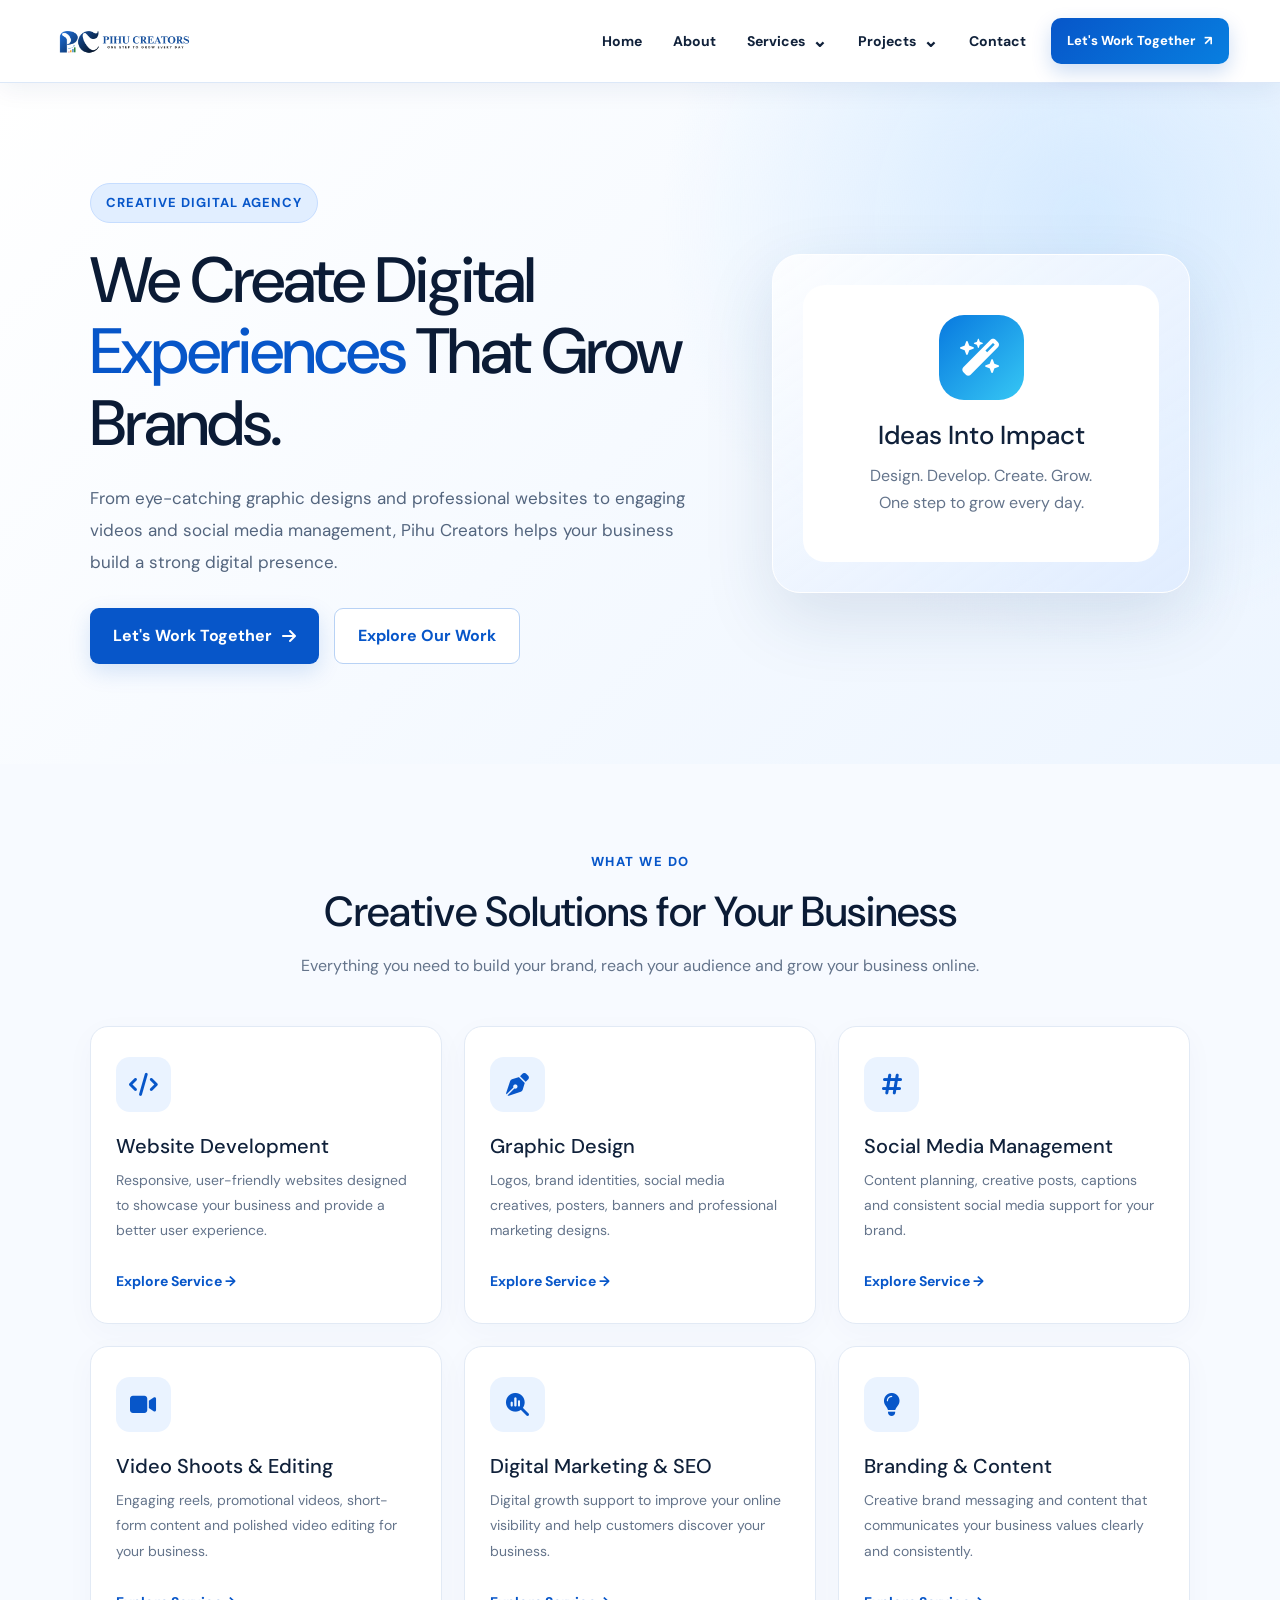
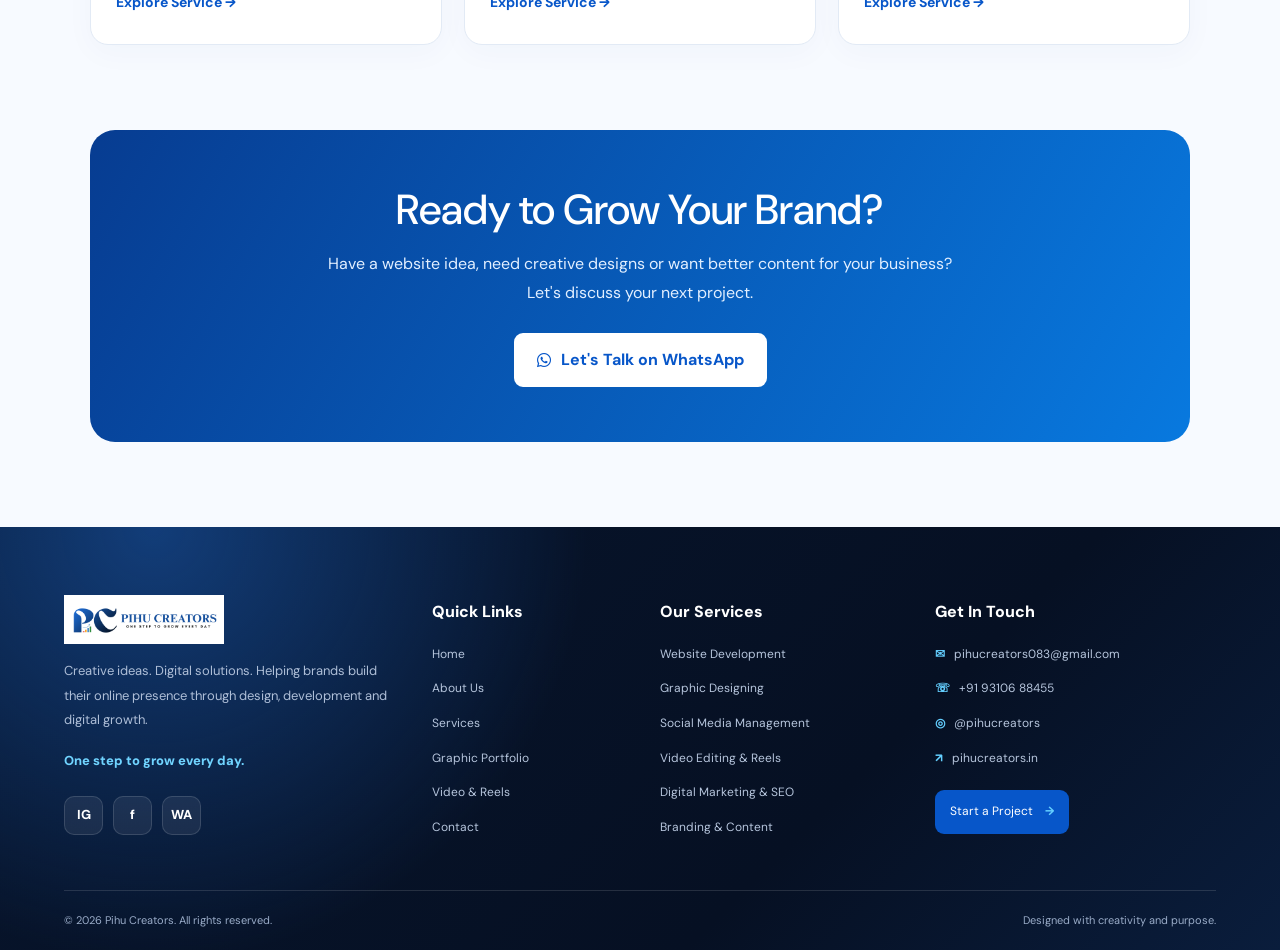
<file: index.html>
<!DOCTYPE html>
<html lang="en">
<head>
  <meta charset="UTF-8">
  <meta name="viewport" content="width=device-width, initial-scale=1.0">
  <meta name="theme-color" content="#0756c9">


  
  <title>Pihu Creators | Websites, Branding & Digital Growth</title>

  <meta name="description"
        content="Pihu Creators offers website development, graphic design, branding, video editing, social media management and digital marketing services.">

  <!-- Google Fonts -->
  <link rel="preconnect" href="https://fonts.googleapis.com">
  <link rel="preconnect" href="https://fonts.gstatic.com" crossorigin>
  <link href="https://fonts.googleapis.com/css2?family=DM+Sans:wght@400;500;600;700;800&display=swap"
        rel="stylesheet">


<script src="https://cdn.jsdelivr.net/npm/bootstrap@5.3.3/dist/js/bootstrap.bundle.min.js"></script>


<!-- Bootstrap 5 CSS -->
<link
  href="https://cdn.jsdelivr.net/npm/bootstrap@5.3.3/dist/css/bootstrap.min.css"
  rel="stylesheet"
>


  <!-- Existing Website CSS -->
  <link rel="stylesheet" href="CSS%20FOLDER/style.css">

  <!-- Icons -->
  <link rel="stylesheet"
        href="https://cdnjs.cloudflare.com/ajax/libs/font-awesome/6.5.2/css/all.min.css">

  <!-- Navbar, dropdown and footer styles (kept in this HTML file) -->
  <style>
    .pc-header, .pc-header *, .pc-footer, .pc-footer * { box-sizing: border-box; }
    .pc-header {
      position: sticky; top: 0; z-index: 9999; width: 100%;
      background: rgba(255,255,255,.97); border-bottom: 1px solid #dce8f8;
      box-shadow: 0 5px 25px rgba(14,48,95,.07);
      backdrop-filter: blur(18px); font-family: "DM Sans", sans-serif;
    }
    .pc-header-inner {
      width: min(1320px,92%); min-height: 82px; margin: auto;
      display: flex; align-items: center; justify-content: space-between; gap: 24px;
    }
    .pc-logo { display: inline-flex; align-items: center; flex-shrink: 0; }
    .pc-logo img { display: block; width: 145px; max-height: 64px; object-fit: contain; }
    .pc-navigation { display: flex; align-items: center; justify-content: flex-end; gap: 5px; }
    .pc-navigation a, .pc-dropdown-toggle { font-family: inherit; text-decoration: none; }
    .pc-nav-link, .pc-dropdown-toggle {
      display: inline-flex; align-items: center; justify-content: center; gap: 7px;
      padding: 12px 13px; color: #10213a; font-size: 14px; font-weight: 700;
      white-space: nowrap; border: 0; border-radius: 9px; background: transparent; cursor: pointer;
      transition: color .2s ease, background .2s ease;
    }
    .pc-nav-link:hover, .pc-dropdown-toggle:hover, .pc-dropdown.open > .pc-dropdown-toggle {
      color: #0756c9; background: #edf5ff;
    }
    .pc-dropdown { position: relative; }
    .pc-chevron { font-size: 18px; transition: transform .2s ease; }
    .pc-dropdown.open .pc-chevron { transform: rotate(180deg); }
    .pc-dropdown-menu {
      position: absolute; top: calc(100% + 10px); left: 0; z-index: 10000;
      width: 315px; padding: 9px; visibility: hidden; opacity: 0; transform: translateY(7px);
      pointer-events: none; background: #fff; border: 1px solid #e2eaf5; border-radius: 15px;
      box-shadow: 0 18px 50px rgba(13,45,89,.16);
      transition: opacity .2s ease, transform .2s ease, visibility .2s ease;
    }
    .pc-dropdown:hover > .pc-dropdown-menu, .pc-dropdown:focus-within > .pc-dropdown-menu,
    .pc-dropdown.open > .pc-dropdown-menu {
      visibility: visible; opacity: 1; transform: translateY(0); pointer-events: auto;
    }
    .pc-dropdown-menu > a {
      display: flex; align-items: center; gap: 12px; padding: 11px 10px;
      color: #10213a; border-radius: 10px;
    }
    .pc-dropdown-menu > a:hover { background: #edf5ff; }
    .pc-dropdown-menu > a > span:last-child { display: flex; flex-direction: column; gap: 4px; }
    .pc-dropdown-menu strong { font-size: 13px; font-weight: 800; }
    .pc-dropdown-menu small { color: #64748b; font-size: 11px; line-height: 1.5; }
    .pc-menu-icon {
      display: grid; place-items: center; flex-shrink: 0; width: 39px; height: 39px;
      color: #0756c9; background: #eaf3ff; border-radius: 10px; font-size: 19px;
    }
    .pc-header-cta {
      display: inline-flex; align-items: center; justify-content: center; gap: 9px;
      margin-left: 7px; padding: 13px 16px; color: #fff !important;
      background: linear-gradient(135deg,#0756c9,#087fe0); border-radius: 10px;
      font-size: 13px; font-weight: 800; white-space: nowrap;
      box-shadow: 0 8px 20px rgba(7,86,201,.2); transition: transform .2s ease;
    }
    .pc-header-cta:hover { transform: translateY(-2px); }
    .pc-menu-toggle {
      display: none; width: 44px; height: 43px; padding: 10px; align-items: center;
      justify-content: center; flex-direction: column; gap: 5px; border: 1px solid #e2eaf5;
      border-radius: 10px; background: #fff; cursor: pointer;
    }
    .pc-menu-toggle span { width: 21px; height: 2px; background: #07377f; border-radius: 4px; transition: .2s; }
    .pc-menu-toggle.active span:first-child { transform: translateY(7px) rotate(45deg); }
    .pc-menu-toggle.active span:nth-child(2) { opacity: 0; }
    .pc-menu-toggle.active span:last-child { transform: translateY(-7px) rotate(-45deg); }

    .pc-footer {
      color: #dce8fb;
      background: radial-gradient(circle at 12% 0%,#123d79 0,transparent 36%),
                  linear-gradient(135deg,#07152d,#061023 65%,#0a1d3c);
      font-family: "DM Sans",sans-serif;
    }
    .pc-footer-main {
      width: min(1320px,90%); margin: auto; padding: 68px 0 52px;
      display: grid; grid-template-columns: 1.4fr .8fr 1fr 1.2fr; gap: 40px;
    }
    .pc-footer-logo { display: inline-flex; margin-bottom: 15px; }
    .pc-footer-logo img { display: block; width: 160px; max-height: 75px; object-fit: contain; }
    .pc-footer-brand > p { max-width: 340px; color: #aebed7; font-size: 13px; line-height: 1.9; }
    .pc-footer-brand .pc-tagline { color: #70d4ff; font-weight: 800; }
    .pc-social-links { display: flex; gap: 10px; margin-top: 22px; }
    .pc-social-links a {
      display: grid; place-items: center; width: 39px; height: 39px; color: #fff;
      text-decoration: none; font-size: 13px; font-weight: 800; background: #ffffff12;
      border: 1px solid #ffffff22; border-radius: 10px; transition: .2s;
    }
    .pc-social-links a:hover { background: #0756c9; transform: translateY(-3px); }
    .pc-footer-column { display: flex; flex-direction: column; align-items: flex-start; gap: 13px; }
    .pc-footer-column h3 { margin: 7px 0 10px; color: #fff; font-size: 16px; font-weight: 800; }
    .pc-footer-column > a { color: #b6c5dc; font-size: 12px; line-height: 1.8; text-decoration: none; overflow-wrap: anywhere; }
    .pc-footer-column > a:hover { color: #71d7ff; }
    .pc-footer-contact > a:not(.pc-footer-cta) { display: flex; gap: 9px; align-items: flex-start; }
    .pc-footer-contact > a > span { color: #64cfff; font-weight: 800; }
    .pc-footer-cta { display: inline-flex; gap: 12px; margin-top: 8px; padding: 11px 15px; color: #fff !important; background: #0756c9; border-radius: 9px; }
    .pc-footer-bottom {
      width: min(1320px,90%); margin: auto; padding: 20px 0; display: flex;
      align-items: center; justify-content: space-between; gap: 14px; border-top: 1px solid #ffffff20;
    }
    .pc-footer-bottom p { margin: 0; color: #9aacc8; font-size: 11px; line-height: 1.7; }

    @media (max-width: 1050px) {
      .pc-header-inner { width: 94%; min-height: 74px; }
      .pc-logo img { width: 130px; }
      .pc-menu-toggle { display: flex; flex-shrink: 0; }
      .pc-navigation {
        position: absolute; top: 100%; left: 0; right: 0; display: none; max-height: calc(100vh - 74px);
        overflow-y: auto; padding: 17px 5% 24px; align-items: stretch; flex-direction: column; gap: 5px;
        background: #fff; border-top: 1px solid #e2eaf5; box-shadow: 0 18px 28px #0d2d591f;
      }
      .pc-navigation.open { display: flex; }
      .pc-nav-link, .pc-dropdown-toggle { width: 100%; min-height: 45px; justify-content: space-between; padding: 12px 14px; font-size: 14px; }
      .pc-dropdown { width: 100%; }
      .pc-dropdown-menu {
        position: static; display: none; width: 100%; margin: 0 0 8px; padding: 7px;
        visibility: visible; opacity: 1; transform: none; pointer-events: auto; box-shadow: none; background: #f9fbff;
      }
      .pc-dropdown.open > .pc-dropdown-menu { display: block; }
      .pc-dropdown:hover > .pc-dropdown-menu { display: none; }
      .pc-dropdown.open:hover > .pc-dropdown-menu { display: block; }
      .pc-header-cta { min-height: 45px; margin: 9px 0 0; }
      .pc-footer-main { grid-template-columns: repeat(2,minmax(0,1fr)); gap: 35px; }
    }
    @media (max-width: 560px) {
      .pc-header-inner { min-height: 68px; }
      .pc-logo img { width: 115px; max-height: 53px; }
      .pc-navigation { max-height: calc(100vh - 68px); }
      .pc-footer-main { width: 90%; padding: 48px 0 34px; grid-template-columns: 1fr; gap: 30px; }
      .pc-footer-brand > p { max-width: 100%; }
      .pc-footer-bottom { width: 90%; align-items: flex-start; flex-direction: column; gap: 7px; }
    }
  </style>

  <!-- Homepage Styling -->
  <style>
    * {
      box-sizing: border-box;
    }

    body {
      margin: 0;
      font-family: "DM Sans", sans-serif;
      color: #10213a;
      background: #f7faff;
    }

    a {
      text-decoration: none;
    }

    .home-hero {
      min-height: 570px;
      padding: 100px 7%;
      display: flex;
      align-items: center;
      background:
        radial-gradient(circle at 85% 20%, #d5eaff 0, transparent 35%),
        linear-gradient(135deg, #ffffff, #edf5ff);
      overflow: hidden;
    }

    .hero-inner {
      width: 100%;
      max-width: 1200px;
      margin: auto;
      display: grid;
      grid-template-columns: 1.2fr 0.8fr;
      align-items: center;
      gap: 55px;
    }

    .hero-tag {
      display: inline-block;
      padding: 9px 15px;
      color: #0756c9;
      background: #e1eeff;
      border: 1px solid #c6ddff;
      border-radius: 30px;
      font-size: 13px;
      font-weight: 700;
      letter-spacing: 1px;
    }

    .hero-text h1 {
      margin: 22px 0;
      font-size: clamp(38px, 5vw, 66px);
      line-height: 1.12;
      letter-spacing: -2px;
      color: #0b1b35;
    }

    .hero-text h1 span {
      color: #0756c9;
    }

    .hero-text p {
      max-width: 600px;
      color: #53657e;
      font-size: 17px;
      line-height: 1.9;
    }

    .hero-actions {
      display: flex;
      flex-wrap: wrap;
      gap: 15px;
      margin-top: 30px;
    }

    .home-btn {
      display: inline-flex;
      align-items: center;
      justify-content: center;
      gap: 10px;
      padding: 15px 23px;
      border-radius: 9px;
      font-weight: 700;
      transition: 0.3s ease;
    }

    .home-btn-primary {
      color: white;
      background: #0756c9;
      box-shadow: 0 8px 22px #0756c926;
    }

    .home-btn-primary:hover {
      background: #0646a4;
      transform: translateY(-3px);
    }

    .home-btn-secondary {
      color: #0756c9;
      border: 1px solid #b8d2f5;
      background: white;
    }

    .hero-visual {
      min-height: 330px;
      padding: 30px;
      display: flex;
      align-items: center;
      justify-content: center;
      border: 1px solid #ffffff;
      border-radius: 28px;
      background: linear-gradient(145deg, #ffffffd9, #dceaffb8);
      box-shadow: 0 25px 70px #153c7020;
    }

    .visual-content {
      width: 100%;
      padding: 30px 20px;
      text-align: center;
      border-radius: 22px;
      background: white;
    }

    .visual-icon {
      width: 85px;
      height: 85px;
      display: grid;
      place-items: center;
      margin: 0 auto 20px;
      color: white;
      font-size: 37px;
      border-radius: 25px;
      background: linear-gradient(135deg, #0879df, #36c7f4);
    }

    .visual-content h2 {
      margin: 10px 0;
      font-size: 26px;
    }

    .visual-content p {
      color: #64748b;
      line-height: 1.7;
    }

    .home-section {
      padding: 85px 7%;
    }

    .home-section-inner {
      max-width: 1200px;
      margin: auto;
    }

    .home-heading {
      max-width: 700px;
      margin: 0 auto 45px;
      text-align: center;
    }

    .home-heading span {
      color: #0756c9;
      font-size: 13px;
      font-weight: 800;
      letter-spacing: 1.5px;
    }

    .home-heading h2 {
      margin: 14px 0;
      font-size: clamp(29px, 4vw, 42px);
      color: #0b1b35;
    }

    .home-heading p {
      color: #64748b;
      line-height: 1.8;
    }

    .services-grid {
      display: grid;
      grid-template-columns: repeat(3, minmax(0, 1fr));
      gap: 22px;
    }

    .service-card {
      padding: 30px 25px;
      background: white;
      border: 1px solid #e2eaf5;
      border-radius: 18px;
      box-shadow: 0 8px 30px #153c7008;
      transition: 0.3s ease;
    }

    .service-card:hover {
      transform: translateY(-6px);
      border-color: #9dc9ff;
      box-shadow: 0 18px 40px #153c7012;
    }

    .service-card i {
      width: 55px;
      height: 55px;
      display: grid;
      place-items: center;
      color: #0756c9;
      background: #eaf3ff;
      border-radius: 14px;
      font-size: 23px;
    }

    .service-card h3 {
      margin: 22px 0 10px;
      color: #10213a;
      font-size: 20px;
    }

    .service-card p {
      color: #64748b;
      line-height: 1.8;
      font-size: 14px;
    }

    .service-card a {
      display: inline-block;
      margin-top: 12px;
      color: #0756c9;
      font-size: 14px;
      font-weight: 700;
    }

    .home-cta {
      padding: 0 7% 85px;
    }

    .home-cta-inner {
      max-width: 1200px;
      margin: auto;
      padding: 55px 30px;
      text-align: center;
      color: white;
      border-radius: 25px;
      background: linear-gradient(120deg, #073c91, #0879df);
    }

    .home-cta-inner h2 {
      margin: 0 0 15px;
      font-size: clamp(28px, 4vw, 42px);
    }

    .home-cta-inner p {
      max-width: 650px;
      margin: 0 auto 25px;
      color: #e2efff;
      line-height: 1.8;
    }

    .home-cta-inner .home-btn {
      color: #0756c9;
      background: white;
    }

    @media (max-width: 900px) {
      .hero-inner {
        grid-template-columns: 1fr;
      }

      .hero-visual {
        min-height: 260px;
      }

      .services-grid {
        grid-template-columns: repeat(2, minmax(0, 1fr));
      }

      .home-hero {
        padding-top: 75px;
        padding-bottom: 75px;
      }
    }

    @media (max-width: 560px) {
      .home-hero,
      .home-section {
        padding: 60px 5%;
      }

      .hero-text h1 {
        letter-spacing: -1px;
      }

      .hero-text p {
        font-size: 15px;
      }

      .services-grid {
        grid-template-columns: 1fr;
      }

      .hero-visual {
        padding: 15px;
      }

      .home-cta {
        padding: 0 5% 60px;
      }

      .home-cta-inner {
        padding: 40px 20px;
      }
    }
  </style>
</head>

<body>

  <!-- PIHU CREATORS NAVBAR -->
  <header class="pc-header">
    <div class="pc-header-inner">
      <a href="index.html" class="pc-logo" aria-label="Pihu Creators Home">
        <img src="images/white2nd.png" alt="Pihu Creators Logo">
      </a>

      <button class="pc-menu-toggle" type="button" aria-label="Toggle navigation"
        aria-expanded="false" aria-controls="pc-navigation">
        <span></span><span></span><span></span>
      </button>

      <nav class="pc-navigation" id="pc-navigation" aria-label="Main navigation">
        <a class="pc-nav-link" href="index.html">Home</a>
        <a class="pc-nav-link" href="about.html">About</a>


        <div class="pc-dropdown">
          <button class="pc-dropdown-toggle" type="button" aria-expanded="false">
            Services <span class="pc-chevron">⌄</span>
          </button>
          <div class="pc-dropdown-menu">
            <a href="services.html"><span class="pc-menu-icon">✦</span><span><strong>All Services</strong><small>Explore our creative solutions</small></span></a>
            <a href="services.html#social-media"><span class="pc-menu-icon">◎</span><span><strong>Social Media Management</strong><small>Content planning and page growth</small></span></a>
            <a href="graphic designs.html"><span class="pc-menu-icon">✎</span><span><strong>Graphic Design</strong><small>Logos, posts, banners and branding</small></span></a>
            <a href="video-content.html"><span class="pc-menu-icon">▶</span><span><strong>Video Editing & Reels</strong><small>Reels, ads and promotional videos</small></span></a>
            <a href="services.html#web-development"><span class="pc-menu-icon">⌘</span><span><strong>Website Development</strong><small>Responsive business websites</small></span></a>
          </div>
        </div>

        <div class="pc-dropdown">
          <button class="pc-dropdown-toggle" type="button" aria-expanded="false">
            Projects <span class="pc-chevron">⌄</span>
          </button>
          <div class="pc-dropdown-menu">
            <a href="graphic designs.html"><span class="pc-menu-icon">▧</span><span><strong>Graphic Portfolio</strong><small>Designs and brand creatives</small></span></a>
            <a href="video-content.html"><span class="pc-menu-icon">▷</span><span><strong>Video & Reels Portfolio</strong><small>Explore edited videos</small></span></a>
            <a href="website-portfolio.html"><span class="pc-menu-icon">⌘</span><span><strong>Website Projects</strong><small>Web and digital solutions</small></span></a>
          </div>
        </div>

        <a class="pc-nav-link" href="contact.html">Contact</a>
        <a class="pc-header-cta" href="https://wa.me/919310688455" target="_blank" rel="noopener noreferrer">Let's Work Together <span>↗</span></a>
      </nav>
    </div>
  </header>

  <main>

    <!-- HERO SECTION -->
    <section class="home-hero">
      <div class="hero-inner">

        <div class="hero-text">
          <span class="hero-tag">CREATIVE DIGITAL AGENCY</span>

          <h1>
            We Create Digital
            <span>Experiences</span>
            That Grow Brands.
          </h1>

          <p>
            From eye-catching graphic designs and professional websites
            to engaging videos and social media management, Pihu Creators
            helps your business build a strong digital presence.
          </p>

          <div class="hero-actions">
            <a href="contact.html" class="home-btn home-btn-primary">
              Let's Work Together
              <i class="fa-solid fa-arrow-right"></i>
            </a>

            <a href="graphic designs.html" class="home-btn home-btn-secondary">
              Explore Our Work
            </a>
          </div>
        </div>

        <div class="hero-visual">
          <div class="visual-content">
            <div class="visual-icon">
              <i class="fa-solid fa-wand-magic-sparkles"></i>
            </div>

            <h2>Ideas Into Impact</h2>

            <p>
              Design. Develop. Create. Grow.
              <br>
              One step to grow every day.
            </p>
          </div>
        </div>

      </div>
    </section>

    <!-- SERVICES SECTION -->
    <section class="home-section">
      <div class="home-section-inner">

        <div class="home-heading">
          <span>WHAT WE DO</span>
          <h2>Creative Solutions for Your Business</h2>
          <p>
            Everything you need to build your brand, reach your audience
            and grow your business online.
          </p>
        </div>

        <div class="services-grid">

          <article class="service-card">
            <i class="fa-solid fa-code"></i>
            <h3>Website Development</h3>
            <p>
              Responsive, user-friendly websites designed to showcase
              your business and provide a better user experience.
            </p>
            <a href="services.html#web-development">Explore Service →</a>
          </article>

          <article class="service-card">
            <i class="fa-solid fa-pen-nib"></i>
            <h3>Graphic Design</h3>
            <p>
              Logos, brand identities, social media creatives, posters,
              banners and professional marketing designs.
            </p>
            <a href="graphic designs.html">Explore Service →</a>
          </article>

          <article class="service-card">
            <i class="fa-solid fa-hashtag"></i>
            <h3>Social Media Management</h3>
            <p>
              Content planning, creative posts, captions and consistent
              social media support for your brand.
            </p>
            <a href="services.html#social-media">Explore Service →</a>
          </article>

          <article class="service-card">
            <i class="fa-solid fa-video"></i>
            <h3>Video Shoots & Editing</h3>
            <p>
              Engaging reels, promotional videos, short-form content
              and polished video editing for your business.
            </p>
            <a href="video-content.html">Explore Service →</a>
          </article>

          <article class="service-card">
            <i class="fa-solid fa-magnifying-glass-chart"></i>
            <h3>Digital Marketing & SEO</h3>
            <p>
              Digital growth support to improve your online visibility
              and help customers discover your business.
            </p>
            <a href="services.html">Explore Service →</a>
          </article>

          <article class="service-card">
            <i class="fa-solid fa-lightbulb"></i>
            <h3>Branding & Content</h3>
            <p>
              Creative brand messaging and content that communicates
              your business values clearly and consistently.
            </p>
            <a href="services.html">Explore Service →</a>
          </article>

        </div>
      </div>
    </section>

    <!-- CONTACT CTA -->
    <section class="home-cta">
      <div class="home-cta-inner">
        <h2>Ready to Grow Your Brand?</h2>

        <p>
          Have a website idea, need creative designs or want better
          content for your business? Let's discuss your next project.
        </p>

        <a href="https://wa.me/919310688455"
           class="home-btn"
           target="_blank"
           rel="noopener noreferrer">
          <i class="fa-brands fa-whatsapp"></i>
          Let's Talk on WhatsApp
        </a>
      </div>
    </section>

  </main>

  <!-- PIHU CREATORS FOOTER -->
  <footer class="pc-footer">
    <div class="pc-footer-main">
      <div class="pc-footer-brand">
        <a href="index.html" class="pc-footer-logo"><img src="images/white2nd.png" alt="Pihu Creators"></a>
        <p>Creative ideas. Digital solutions. Helping brands build their online presence through design, development and digital growth.</p>
        <p class="pc-tagline">One step to grow every day.</p>
        <div class="pc-social-links">
          <a href="https://www.instagram.com/pihucreators/" target="_blank" rel="noopener noreferrer" aria-label="Instagram">IG</a>
          <a href="https://www.facebook.com/pihucreators" target="_blank" rel="noopener noreferrer" aria-label="Facebook">f</a>
          <a href="https://wa.me/919310688455" target="_blank" rel="noopener noreferrer" aria-label="WhatsApp">WA</a>
        </div>
      </div>

      <div class="pc-footer-column">
        <h3>Quick Links</h3>
        <a href="index.html">Home</a>
        <a href="about.html">About Us</a>
        <a href="services.html">Services</a>
        <a href="graphic designs.html">Graphic Portfolio</a>
        <a href="video-content.html">Video & Reels</a>
        <a href="contact.html">Contact</a>
      </div>

      <div class="pc-footer-column">
        <h3>Our Services</h3>
        <a href="website-portfolio.html">Website Development</a>
        <a href="graphic%20designs.html">Graphic Designing</a>
        <a href="services.html#social-media">Social Media Management</a>
        <a href="video-content.html">Video Editing & Reels</a>
        <a href="services.html#digital-marketing">Digital Marketing & SEO</a>
        <a href="services.html#branding">Branding & Content</a>
      </div>

      <div class="pc-footer-column pc-footer-contact">
        <h3>Get In Touch</h3>
        <a href="mailto:pihucreators083@gmail.com"><span>✉</span> pihucreators083@gmail.com</a>
        <a href="https://wa.me/919310688455" target="_blank" rel="noopener noreferrer"><span>☏</span> +91 93106 88455</a>
        <a href="https://www.instagram.com/pihucreators/" target="_blank" rel="noopener noreferrer"><span>◎</span> @pihucreators</a>
        <a href="https://pihucreators.in"><span>↗</span> pihucreators.in</a>
        <a class="pc-footer-cta" href="contact.html">Start a Project <span>→</span></a>
      </div>
    </div>
    <div class="pc-footer-bottom">
      <p>© <span id="pc-current-year"></span> Pihu Creators. All rights reserved.</p>
      <p>Designed with creativity and purpose.</p>
    </div>
  </footer>

  <!-- Navbar dropdown, mobile menu and footer year -->
  <script>
    document.addEventListener("DOMContentLoaded", () => {
      const menuToggle = document.querySelector(".pc-menu-toggle");
      const navigation = document.querySelector(".pc-navigation");
      const dropdowns = document.querySelectorAll(".pc-dropdown");

      function closeDropdowns(except = null) {
        dropdowns.forEach((dropdown) => {
          if (dropdown === except) return;
          dropdown.classList.remove("open");
          const button = dropdown.querySelector(".pc-dropdown-toggle");
          if (button) button.setAttribute("aria-expanded", "false");
        });
      }

      function closeMobileMenu() {
        if (!menuToggle || !navigation) return;
        menuToggle.classList.remove("active");
        navigation.classList.remove("open");
        menuToggle.setAttribute("aria-expanded", "false");
        closeDropdowns();
      }

      if (menuToggle && navigation) {
        menuToggle.addEventListener("click", () => {
          const isOpen = navigation.classList.toggle("open");
          menuToggle.classList.toggle("active", isOpen);
          menuToggle.setAttribute("aria-expanded", String(isOpen));
          if (!isOpen) closeDropdowns();
        });
      }

      dropdowns.forEach((dropdown) => {
        const button = dropdown.querySelector(".pc-dropdown-toggle");
        if (!button) return;
        button.addEventListener("click", (event) => {
          event.stopPropagation();
          const willOpen = !dropdown.classList.contains("open");
          closeDropdowns(dropdown);
          dropdown.classList.toggle("open", willOpen);
          button.setAttribute("aria-expanded", String(willOpen));
        });
      });

      document.addEventListener("click", (event) => {
        if (!event.target.closest(".pc-navigation")) closeDropdowns();
        if (navigation && menuToggle && !event.target.closest(".pc-header")) closeMobileMenu();
      });

      document.querySelectorAll(".pc-navigation a").forEach((link) => {
        link.addEventListener("click", closeMobileMenu);
      });

      document.addEventListener("keydown", (event) => {
        if (event.key === "Escape") closeMobileMenu();
      });

      const year = document.getElementById("pc-current-year");
      if (year) year.textContent = new Date().getFullYear();
    });
  </script>

</body>
</html>
</file>
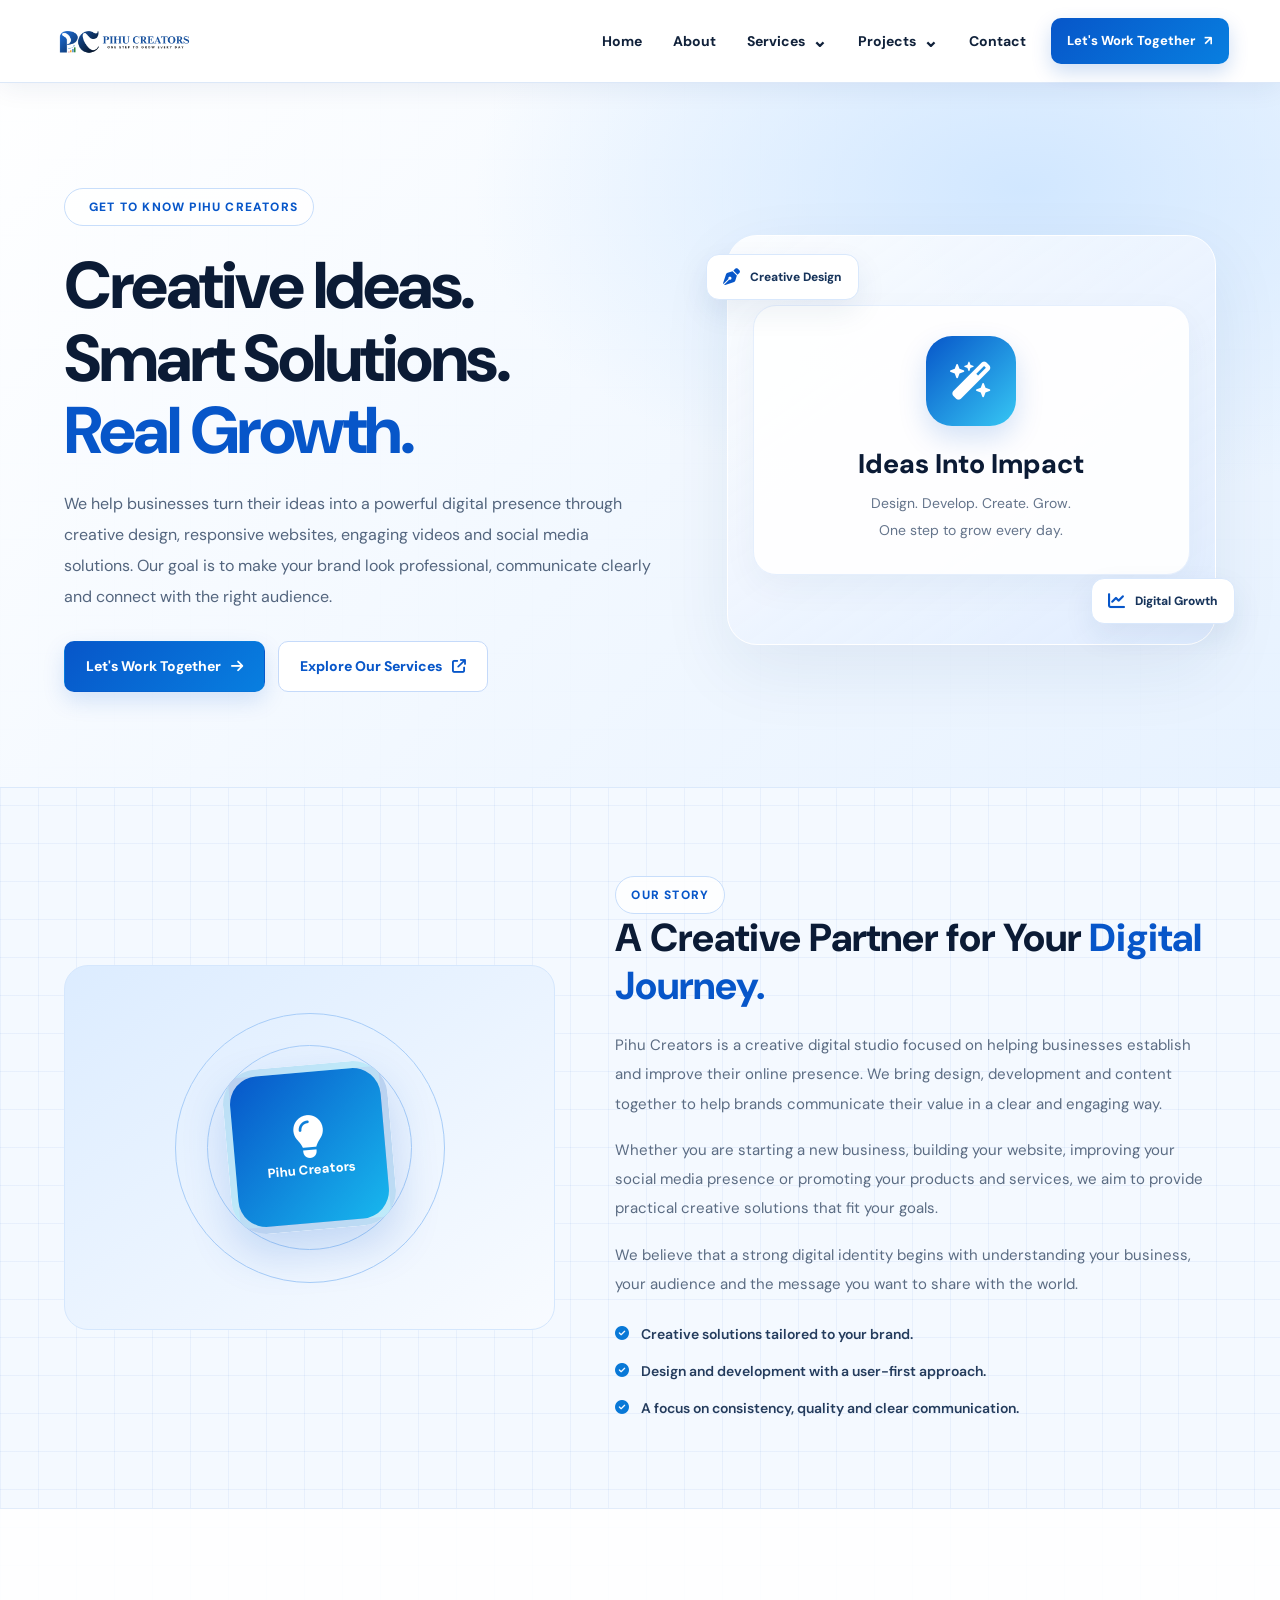
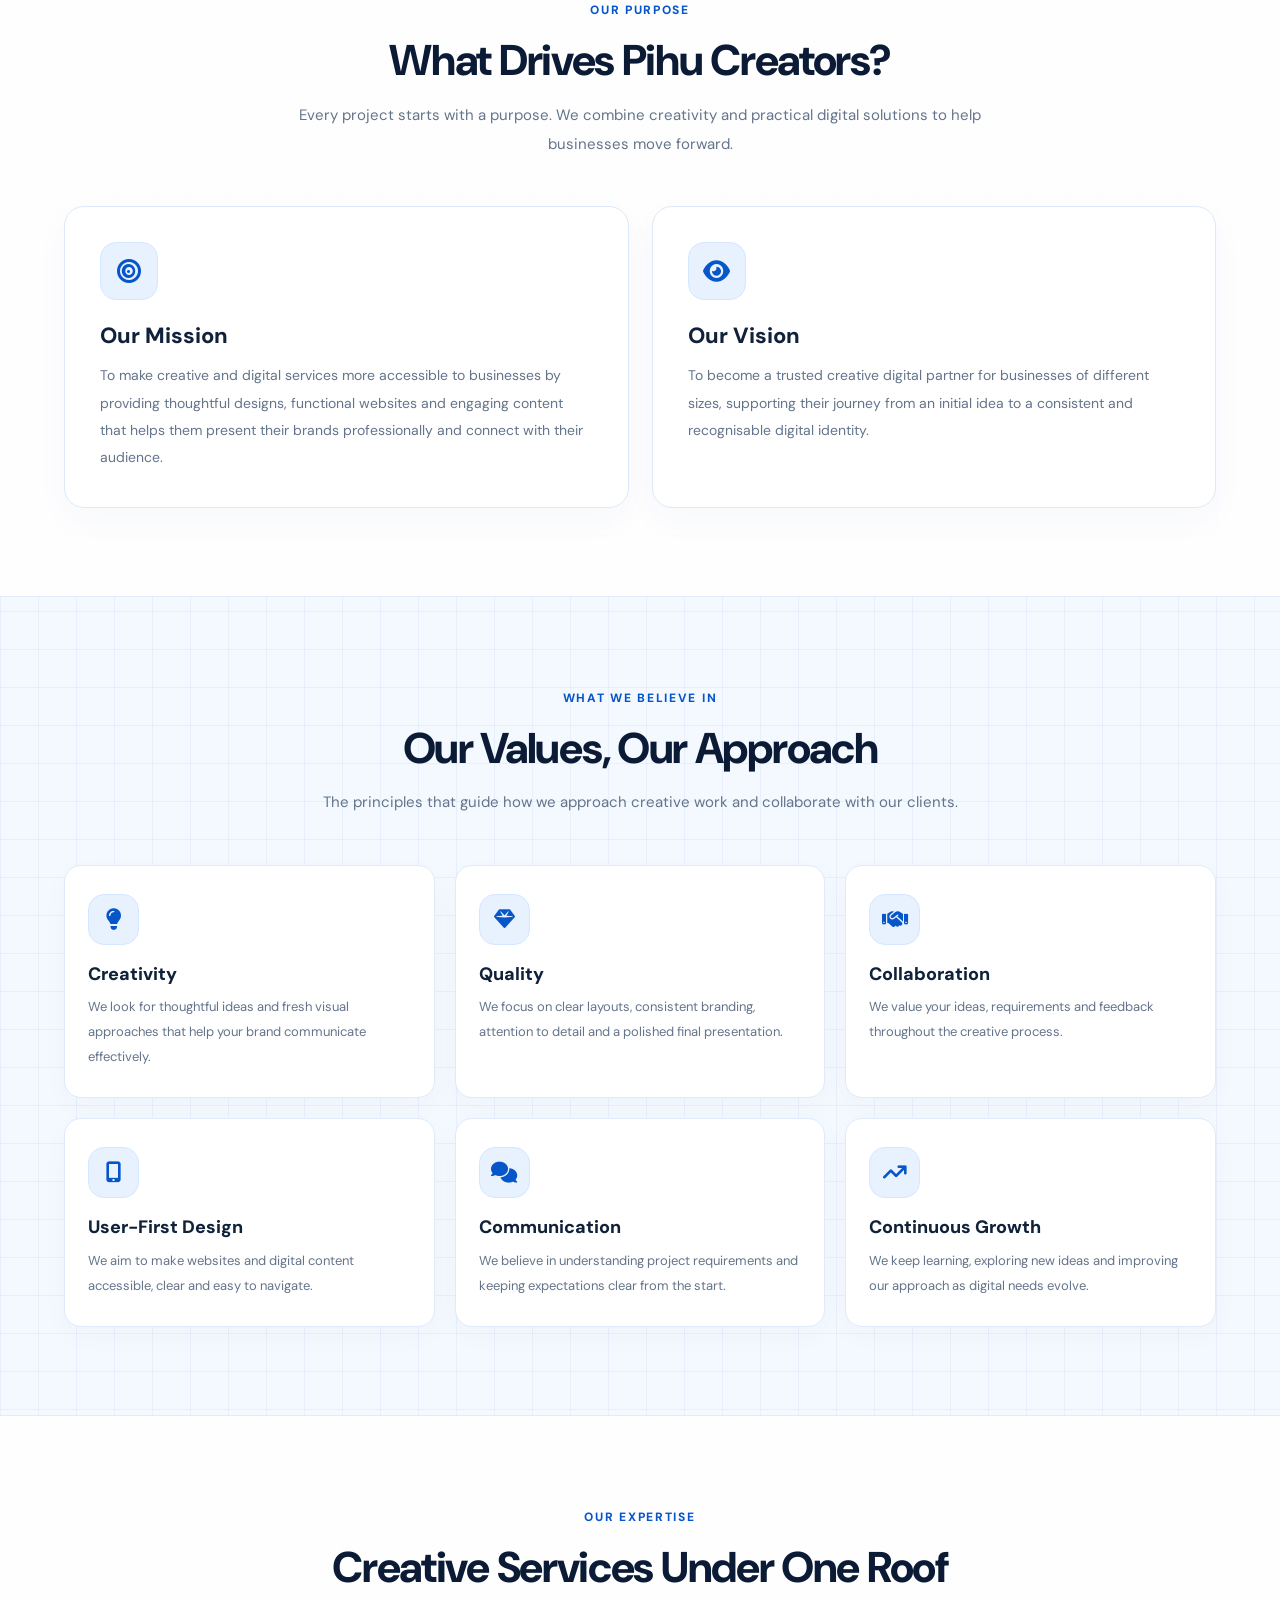
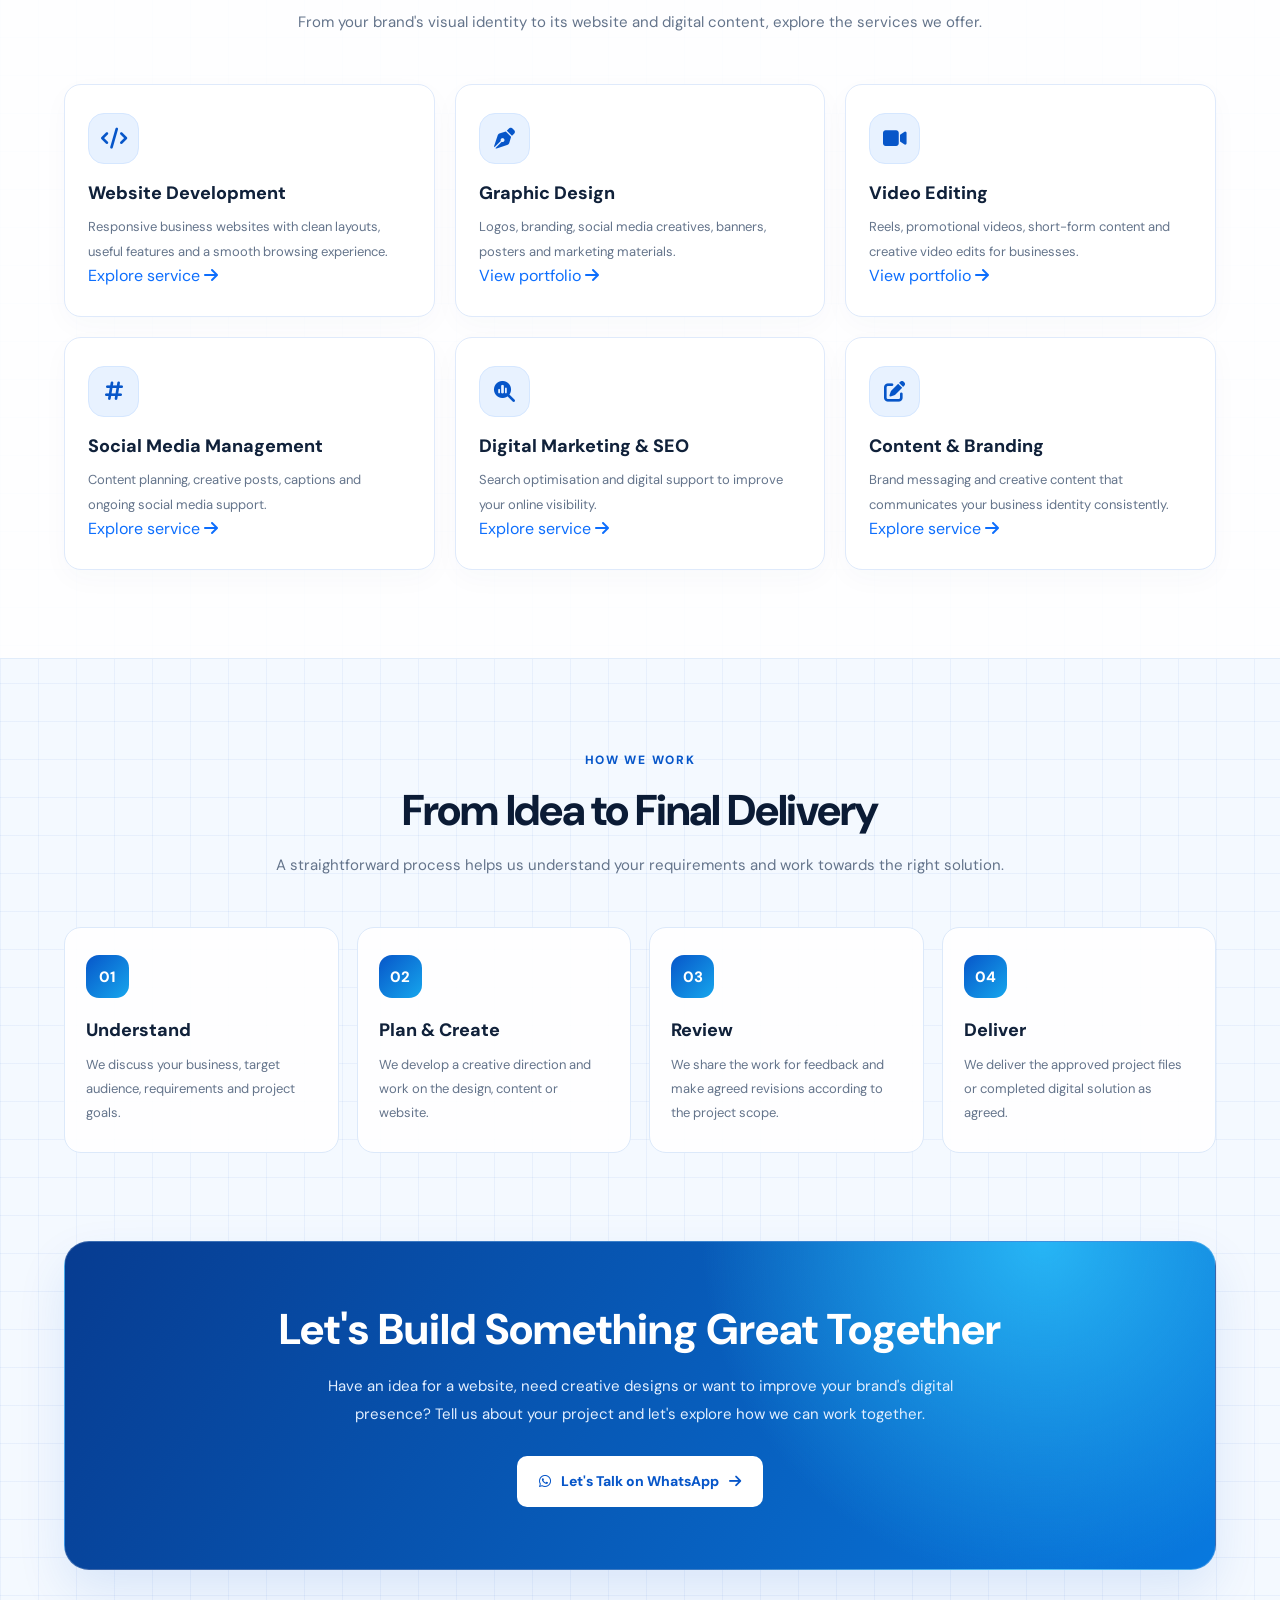
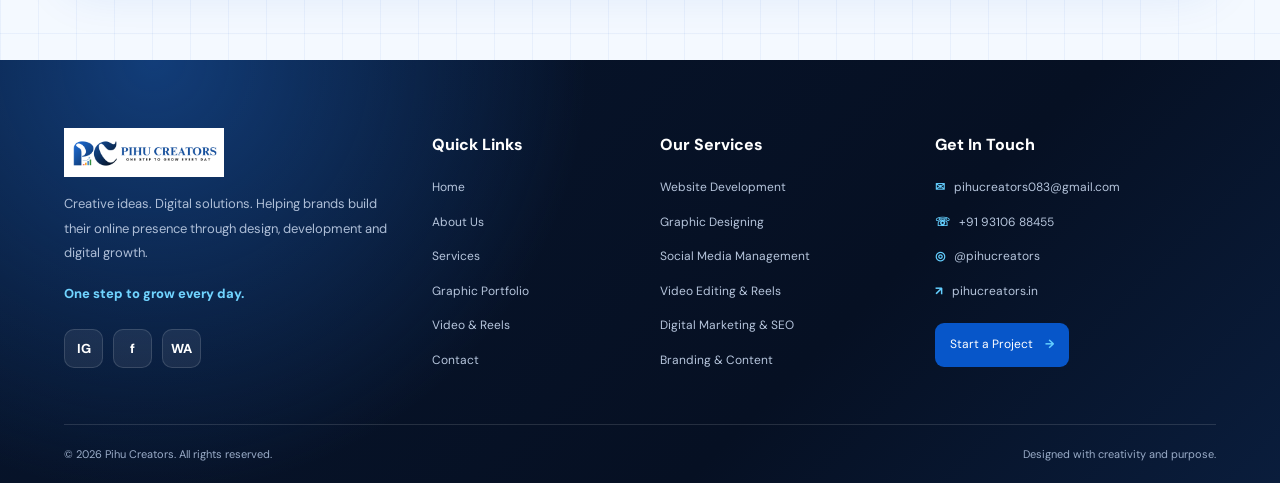
<file: about.html>
<!DOCTYPE html>
<html lang="en">
<head>
  <meta charset="UTF-8">
  <meta name="viewport" content="width=device-width, initial-scale=1.0">
  <meta name="theme-color" content="#0756c9">

  <title>About Us | Pihu Creators – Creative Digital Studio</title>
  <meta name="description" content="Discover Pihu Creators, a creative digital studio offering website development, graphic design, branding, video editing and social media management.">

  <link rel="preconnect" href="https://fonts.googleapis.com">
  <link rel="preconnect" href="https://fonts.gstatic.com" crossorigin>
  <link href="https://fonts.googleapis.com/css2?family=DM+Sans:wght@400;500;600;700;800&display=swap" rel="stylesheet">

  <link href="https://cdn.jsdelivr.net/npm/bootstrap@5.3.3/dist/css/bootstrap.min.css" rel="stylesheet">
  <link rel="stylesheet" href="CSS%20FOLDER/style.css">
  <link rel="stylesheet" href="https://cdnjs.cloudflare.com/ajax/libs/font-awesome/6.5.2/css/all.min.css">

  <style>
    /* ==========================================
       PIHU CREATORS - SHARED NAVBAR & FOOTER
    ========================================== */

    * { box-sizing: border-box; }

    body {
      margin: 0;
      font-family: "DM Sans", sans-serif;
      color: #10213a;
      background: #f7faff;
    }

    a { text-decoration: none; }

    .pc-header, .pc-header *, .pc-footer, .pc-footer * {
      box-sizing: border-box;
    }

    .pc-header {
      position: sticky;
      top: 0;
      z-index: 9999;
      width: 100%;
      background: rgba(255,255,255,.97);
      border-bottom: 1px solid #dce8f8;
      box-shadow: 0 5px 25px rgba(14,48,95,.07);
      backdrop-filter: blur(18px);
      font-family: "DM Sans", sans-serif;
    }

    .pc-header-inner {
      width: min(1320px,92%);
      min-height: 82px;
      margin: auto;
      display: flex;
      align-items: center;
      justify-content: space-between;
      gap: 24px;
    }

    .pc-logo {
      display: inline-flex;
      align-items: center;
      flex-shrink: 0;
    }

    .pc-logo img {
      display: block;
      width: 145px;
      max-height: 64px;
      object-fit: contain;
    }

    .pc-navigation {
      display: flex;
      align-items: center;
      justify-content: flex-end;
      gap: 5px;
    }

    .pc-navigation a,
    .pc-dropdown-toggle {
      font-family: inherit;
      text-decoration: none;
    }

    .pc-nav-link, .pc-dropdown-toggle {
      display: inline-flex;
      align-items: center;
      justify-content: center;
      gap: 7px;
      padding: 12px 13px;
      color: #10213a;
      font-size: 14px;
      font-weight: 700;
      white-space: nowrap;
      border: 0;
      border-radius: 9px;
      background: transparent;
      cursor: pointer;
      transition: color .2s, background .2s;
    }

    .pc-nav-link:hover,
    .pc-dropdown-toggle:hover,
    .pc-dropdown.open > .pc-dropdown-toggle {
      color: #0756c9;
      background: #edf5ff;
    }

    .pc-dropdown { position: relative; }

    .pc-chevron {
      font-size: 18px;
      transition: transform .2s;
    }

    .pc-dropdown.open .pc-chevron {
      transform: rotate(180deg);
    }

    .pc-dropdown-menu {
      position: absolute;
      top: calc(100% + 10px);
      left: 0;
      z-index: 10000;
      width: 315px;
      padding: 9px;
      visibility: hidden;
      opacity: 0;
      transform: translateY(7px);
      pointer-events: none;
      background: #fff;
      border: 1px solid #e2eaf5;
      border-radius: 15px;
      box-shadow: 0 18px 50px rgba(13,45,89,.16);
      transition: opacity .2s, transform .2s, visibility .2s;
    }

    .pc-dropdown:hover > .pc-dropdown-menu,
    .pc-dropdown:focus-within > .pc-dropdown-menu,
    .pc-dropdown.open > .pc-dropdown-menu {
      visibility: visible;
      opacity: 1;
      transform: translateY(0);
      pointer-events: auto;
    }

    .pc-dropdown-menu > a {
      display: flex;
      align-items: center;
      gap: 12px;
      padding: 11px 10px;
      color: #10213a;
      border-radius: 10px;
    }

    .pc-dropdown-menu > a:hover { background: #edf5ff; }

    .pc-dropdown-menu > a > span:last-child {
      display: flex;
      flex-direction: column;
      gap: 4px;
    }

    .pc-dropdown-menu strong {
      font-size: 13px;
      font-weight: 800;
    }

    .pc-dropdown-menu small {
      color: #64748b;
      font-size: 11px;
      line-height: 1.5;
    }

    .pc-menu-icon {
      display: grid;
      place-items: center;
      flex-shrink: 0;
      width: 39px;
      height: 39px;
      color: #0756c9;
      background: #eaf3ff;
      border-radius: 10px;
      font-size: 19px;
    }

    .pc-header-cta {
      display: inline-flex;
      align-items: center;
      justify-content: center;
      gap: 9px;
      margin-left: 7px;
      padding: 13px 16px;
      color: #fff !important;
      background: linear-gradient(135deg,#0756c9,#087fe0);
      border-radius: 10px;
      font-size: 13px;
      font-weight: 800;
      white-space: nowrap;
      box-shadow: 0 8px 20px rgba(7,86,201,.2);
      transition: transform .2s;
    }

    .pc-header-cta:hover { transform: translateY(-2px); }

    .pc-menu-toggle {
      display: none;
      width: 44px;
      height: 43px;
      padding: 10px;
      align-items: center;
      justify-content: center;
      flex-direction: column;
      gap: 5px;
      border: 1px solid #e2eaf5;
      border-radius: 10px;
      background: #fff;
      cursor: pointer;
    }

    .pc-menu-toggle span {
      width: 21px;
      height: 2px;
      background: #07377f;
      border-radius: 4px;
      transition: .2s;
    }

    .pc-menu-toggle.active span:first-child {
      transform: translateY(7px) rotate(45deg);
    }

    .pc-menu-toggle.active span:nth-child(2) { opacity: 0; }

    .pc-menu-toggle.active span:last-child {
      transform: translateY(-7px) rotate(-45deg);
    }

    /* Footer */

    .pc-footer {
      color: #dce8fb;
      background:
        radial-gradient(circle at 12% 0%,#123d79 0,transparent 36%),
        linear-gradient(135deg,#07152d,#061023 65%,#0a1d3c);
      font-family: "DM Sans",sans-serif;
    }

    .pc-footer-main {
      width: min(1320px,90%);
      margin: auto;
      padding: 68px 0 52px;
      display: grid;
      grid-template-columns: 1.4fr .8fr 1fr 1.2fr;
      gap: 40px;
    }

    .pc-footer-logo {
      display: inline-flex;
      margin-bottom: 15px;
    }

    .pc-footer-logo img {
      display: block;
      width: 160px;
      max-height: 75px;
      object-fit: contain;
    }

    .pc-footer-brand > p {
      max-width: 340px;
      color: #aebed7;
      font-size: 13px;
      line-height: 1.9;
    }

    .pc-footer-brand .pc-tagline {
      color: #70d4ff;
      font-weight: 800;
    }

    .pc-social-links {
      display: flex;
      gap: 10px;
      margin-top: 22px;
    }

    .pc-social-links a {
      display: grid;
      place-items: center;
      width: 39px;
      height: 39px;
      color: #fff;
      font-size: 13px;
      font-weight: 800;
      background: #ffffff12;
      border: 1px solid #ffffff22;
      border-radius: 10px;
      transition: .2s;
    }

    .pc-social-links a:hover {
      background: #0756c9;
      transform: translateY(-3px);
    }

    .pc-footer-column {
      display: flex;
      flex-direction: column;
      align-items: flex-start;
      gap: 13px;
    }

    .pc-footer-column h3 {
      margin: 7px 0 10px;
      color: #fff;
      font-size: 16px;
      font-weight: 800;
    }

    .pc-footer-column > a {
      color: #b6c5dc;
      font-size: 12px;
      line-height: 1.8;
      overflow-wrap: anywhere;
      transition: color .2s;
    }

    .pc-footer-column > a:hover { color: #71d7ff; }

    .pc-footer-contact > a:not(.pc-footer-cta) {
      display: flex;
      gap: 9px;
      align-items: flex-start;
    }

    .pc-footer-contact > a > span {
      color: #64cfff;
      font-weight: 800;
    }

    .pc-footer-cta {
      display: inline-flex;
      gap: 12px;
      margin-top: 8px;
      padding: 11px 15px;
      color: #fff !important;
      background: #0756c9;
      border-radius: 9px;
    }

    .pc-footer-bottom {
      width: min(1320px,90%);
      margin: auto;
      padding: 20px 0;
      display: flex;
      align-items: center;
      justify-content: space-between;
      gap: 14px;
      border-top: 1px solid #ffffff20;
    }

    .pc-footer-bottom p {
      margin: 0;
      color: #9aacc8;
      font-size: 11px;
      line-height: 1.7;
    }

    /* ==========================================
       ABOUT PAGE - SKY BLUE GRID THEME
    ========================================== */

    .about-page {
      overflow: hidden;
      background-color: #f4f9ff;
      background-image:
        linear-gradient(rgba(7,86,201,.055) 1px, transparent 1px),
        linear-gradient(90deg,rgba(7,86,201,.055) 1px, transparent 1px);
      background-size: 38px 38px;
    }

    .about-container {
      width: min(1200px,90%);
      margin: auto;
    }

    .about-eyebrow {
      display: inline-flex;
      align-items: center;
      gap: 9px;
      padding: 9px 15px;
      color: #0756c9;
      background: rgba(255,255,255,.85);
      border: 1px solid #c8defb;
      border-radius: 40px;
      font-size: 12px;
      font-weight: 800;
      letter-spacing: 1.2px;
    }

    .about-eyebrow i { font-size: 13px; }

    .about-hero {
      position: relative;
      padding: 105px 0 95px;
      background:
        radial-gradient(ellipse at 80% 15%,#d1e7ff 0,transparent 38%),
        linear-gradient(135deg,rgba(255,255,255,.96),rgba(229,241,255,.87));
      border-bottom: 1px solid #dbe9fb;
    }

    .about-hero-grid {
      display: grid;
      grid-template-columns: 1.1fr .9fr;
      align-items: center;
      gap: 65px;
    }

    .about-hero h1 {
      margin: 24px 0 20px;
      color: #0b1b35;
      font-size: clamp(39px,5.2vw,66px);
      font-weight: 800;
      letter-spacing: -2.5px;
      line-height: 1.1;
    }

    .about-hero h1 span {
      color: #0756c9;
      position: relative;
    }

    .about-hero-copy {
      max-width: 620px;
      color: #53657e;
      font-size: 16px;
      line-height: 1.95;
    }

    .about-actions {
      display: flex;
      flex-wrap: wrap;
      gap: 13px;
      margin-top: 28px;
    }

    .about-btn {
      display: inline-flex;
      align-items: center;
      justify-content: center;
      gap: 10px;
      padding: 14px 21px;
      border: 1px solid transparent;
      border-radius: 10px;
      font-size: 14px;
      font-weight: 800;
      transition: .25s;
    }

    .about-btn-primary {
      color: #fff;
      background: linear-gradient(135deg,#0756c9,#087fe0);
      box-shadow: 0 9px 22px #0756c925;
    }

    .about-btn-primary:hover {
      color: #fff;
      transform: translateY(-3px);
      box-shadow: 0 13px 28px #0756c938;
    }

    .about-btn-outline {
      color: #0756c9;
      background: #fff;
      border-color: #c5dafa;
    }

    .about-btn-outline:hover {
      color: #0756c9;
      background: #eaf3ff;
      transform: translateY(-3px);
    }

    /* Hero creative visual */

    .about-visual {
      position: relative;
      min-height: 410px;
      padding: 25px;
      display: flex;
      align-items: center;
      justify-content: center;
      border: 1px solid #fff;
      border-radius: 30px;
      background: linear-gradient(145deg,#ffffffd9,#dceaffb8);
      box-shadow: 0 25px 70px #153c7014;
    }

    .about-visual-inner {
      width: 100%;
      padding: 30px 23px;
      text-align: center;
      background: rgba(255,255,255,.93);
      border: 1px solid #e5effd;
      border-radius: 23px;
      box-shadow: 0 12px 35px #153c700c;
    }

    .about-visual-icon {
      width: 90px;
      height: 90px;
      margin: 0 auto 22px;
      display: grid;
      place-items: center;
      color: #fff;
      font-size: 38px;
      border-radius: 26px;
      background: linear-gradient(135deg,#0756c9,#36c7f4);
      box-shadow: 0 12px 28px #0756c92c;
    }

    .about-visual-inner h2 {
      margin: 0 0 10px;
      color: #0b1b35;
      font-size: 27px;
      font-weight: 800;
    }

    .about-visual-inner p {
      margin: 0;
      color: #64748b;
      font-size: 14px;
      line-height: 1.9;
    }

    .about-float {
      position: absolute;
      display: flex;
      align-items: center;
      gap: 10px;
      padding: 13px 16px;
      color: #17345b;
      background: #fff;
      border: 1px solid #d9e8fc;
      border-radius: 13px;
      box-shadow: 0 12px 30px #153c7014;
      font-size: 12px;
      font-weight: 800;
    }

    .about-float i {
      color: #0756c9;
      font-size: 17px;
    }

    .about-float-one { top: 18px; left: -22px; }
    .about-float-two { right: -20px; bottom: 20px; }

    /* Shared section styling */

    .about-section {
      padding: 88px 0;
    }

    .about-section-white {
      background: rgba(255,255,255,.88);
      border-top: 1px solid #e1ecfa;
      border-bottom: 1px solid #e1ecfa;
    }

    .about-section-heading {
      max-width: 750px;
      margin: 0 auto 48px;
      text-align: center;
    }

    .about-section-heading > span {
      color: #0756c9;
      font-size: 12px;
      font-weight: 800;
      letter-spacing: 1.7px;
    }

    .about-section-heading h2 {
      margin: 14px 0;
      color: #0b1b35;
      font-size: clamp(29px,4vw,43px);
      font-weight: 800;
      letter-spacing: -1.3px;
      line-height: 1.2;
    }

    .about-section-heading p {
      margin: 0;
      color: #64748b;
      font-size: 15px;
      line-height: 1.9;
    }

    /* Our story */

    .about-story-grid {
      display: grid;
      grid-template-columns: .9fr 1.1fr;
      align-items: center;
      gap: 60px;
    }

    .about-story-visual {
      position: relative;
      min-height: 365px;
      padding: 30px;
      display: flex;
      align-items: center;
      justify-content: center;
      border: 1px solid #d5e7fd;
      border-radius: 24px;
      background: linear-gradient(145deg,#dcecff,#f8fbff);
      overflow: hidden;
    }

    .about-story-visual::before,
    .about-story-visual::after {
      content: "";
      position: absolute;
      border: 1px solid #a8cdf8;
      border-radius: 50%;
    }

    .about-story-visual::before {
      width: 270px;
      height: 270px;
    }

    .about-story-visual::after {
      width: 205px;
      height: 205px;
    }

    .about-story-center {
      position: relative;
      z-index: 1;
      width: 165px;
      height: 165px;
      display: grid;
      place-items: center;
      color: #fff;
      text-align: center;
      border: 7px solid #ffffffb8;
      border-radius: 35px;
      background: linear-gradient(135deg,#0756c9,#18b8ee);
      box-shadow: 0 20px 45px #0756c930;
      transform: rotate(-5deg);
    }

    .about-story-center i {
      font-size: 43px;
    }

    .about-story-center span {
      display: block;
      font-size: 13px;
      font-weight: 800;
    }

    .about-story-content h2 {
      margin: 0 0 20px;
      color: #0b1b35;
      font-size: clamp(28px,3.5vw,39px);
      font-weight: 800;
      line-height: 1.25;
    }

    .about-story-content h2 span { color: #0756c9; }

    .about-story-content p {
      margin-bottom: 17px;
      color: #5b6c83;
      font-size: 15px;
      line-height: 1.95;
    }

    .about-check-list {
      display: grid;
      gap: 13px;
      margin: 24px 0 0;
      padding: 0;
      list-style: none;
    }

    .about-check-list li {
      display: flex;
      align-items: flex-start;
      gap: 12px;
      color: #243c5d;
      font-size: 14px;
      line-height: 1.7;
      font-weight: 600;
    }

    .about-check-list i {
      flex-shrink: 0;
      margin-top: 3px;
      color: #0878d7;
    }

    /* Mission and vision */

    .about-purpose-grid {
      display: grid;
      grid-template-columns: repeat(2,minmax(0,1fr));
      gap: 23px;
    }

    .about-purpose-card {
      position: relative;
      padding: 35px;
      background: rgba(255,255,255,.93);
      border: 1px solid #dce9fa;
      border-radius: 20px;
      box-shadow: 0 12px 35px #153c7008;
      transition: .3s;
    }

    .about-purpose-card:hover {
      transform: translateY(-5px);
      border-color: #9fc9fa;
      box-shadow: 0 20px 40px #153c7012;
    }

    .about-card-icon {
      width: 58px;
      height: 58px;
      display: grid;
      place-items: center;
      margin-bottom: 23px;
      color: #0756c9;
      background: #e8f2ff;
      border: 1px solid #d5e7ff;
      border-radius: 16px;
      font-size: 24px;
    }

    .about-purpose-card h3 {
      margin: 0 0 13px;
      color: #10213a;
      font-size: 22px;
      font-weight: 800;
    }

    .about-purpose-card p {
      margin: 0;
      color: #64748b;
      font-size: 14px;
      line-height: 1.95;
    }

    /* Values */

    .about-values-grid {
      display: grid;
      grid-template-columns: repeat(3,minmax(0,1fr));
      gap: 20px;
    }

    .about-value-card {
      padding: 28px 23px;
      background: #fff;
      border: 1px solid #dfeafb;
      border-radius: 17px;
      box-shadow: 0 9px 28px #153c7007;
      transition: .3s;
    }

    .about-value-card:hover {
      transform: translateY(-5px);
      border-color: #9fc9fa;
    }

    .about-value-card .about-card-icon {
      width: 51px;
      height: 51px;
      font-size: 21px;
      margin-bottom: 19px;
    }

    .about-value-card h3 {
      margin: 0 0 10px;
      color: #10213a;
      font-size: 18px;
      font-weight: 800;
    }

    .about-value-card p {
      margin: 0;
      color: #64748b;
      font-size: 13px;
      line-height: 1.9;
    }

    /* Our process */

    .about-process-grid {
      display: grid;
      grid-template-columns: repeat(4,minmax(0,1fr));
      gap: 18px;
    }

    .about-process-card {
      padding: 27px 21px;
      background: rgba(255,255,255,.92);
      border: 1px solid #dce9fa;
      border-radius: 17px;
      transition: .3s;
    }

    .about-process-card:hover {
      transform: translateY(-5px);
      border-color: #9fc9fa;
      box-shadow: 0 15px 30px #153c7010;
    }

    .about-step-number {
      width: 43px;
      height: 43px;
      display: grid;
      place-items: center;
      margin-bottom: 22px;
      color: #fff;
      background: linear-gradient(135deg,#0756c9,#16a6ed);
      border-radius: 13px;
      font-size: 15px;
      font-weight: 800;
    }

    .about-process-card h3 {
      margin: 0 0 11px;
      color: #10213a;
      font-size: 18px;
      font-weight: 800;
    }

    .about-process-card p {
      margin: 0;
      color: #64748b;
      font-size: 13px;
      line-height: 1.85;
    }

    /* CTA */

    .about-cta-section {
      padding: 0 0 90px;
      background: transparent;
    }

    .about-cta {
      position: relative;
      padding: 62px 30px;
      overflow: hidden;
      text-align: center;
      color: #fff;
      border: 1px solid #ffffff35;
      border-radius: 25px;
      background:
        radial-gradient(circle at 85% 0%,#27b5f5 0,transparent 33%),
        linear-gradient(120deg,#073c91,#0879df);
      box-shadow: 0 22px 50px #0756c91c;
    }

    .about-cta h2 {
      max-width: 760px;
      margin: 0 auto 16px;
      font-size: clamp(28px,4vw,43px);
      font-weight: 800;
      line-height: 1.2;
    }

    .about-cta p {
      max-width: 660px;
      margin: 0 auto 27px;
      color: #e2efff;
      font-size: 15px;
      line-height: 1.9;
    }

    .about-cta .about-btn {
      color: #0756c9;
      background: #fff;
    }

    .about-cta .about-btn:hover {
      background: #edf6ff;
      transform: translateY(-3px);
    }

    /* Accessibility and animations */

    .about-reveal {
      opacity: 0;
      transform: translateY(18px);
      transition: opacity .65s ease, transform .65s ease;
    }

    .about-reveal.visible {
      opacity: 1;
      transform: translateY(0);
    }

    @media (prefers-reduced-motion: reduce) {
      *, *::before, *::after {
        scroll-behavior: auto !important;
        animation-duration: .01ms !important;
        transition-duration: .01ms !important;
      }

      .about-reveal {
        opacity: 1;
        transform: none;
      }
    }

    /* Responsive */

    @media (max-width: 1050px) {
      .pc-header-inner {
        width: 94%;
        min-height: 74px;
      }

      .pc-logo img { width: 130px; }

      .pc-menu-toggle {
        display: flex;
        flex-shrink: 0;
      }

      .pc-navigation {
        position: absolute;
        top: 100%;
        left: 0;
        right: 0;
        display: none;
        max-height: calc(100vh - 74px);
        overflow-y: auto;
        padding: 17px 5% 24px;
        align-items: stretch;
        flex-direction: column;
        gap: 5px;
        background: #fff;
        border-top: 1px solid #e2eaf5;
        box-shadow: 0 18px 28px #0d2d591f;
      }

      .pc-navigation.open { display: flex; }

      .pc-nav-link, .pc-dropdown-toggle {
        width: 100%;
        min-height: 45px;
        justify-content: space-between;
        padding: 12px 14px;
        font-size: 14px;
      }

      .pc-dropdown { width: 100%; }

      .pc-dropdown-menu {
        position: static;
        display: none;
        width: 100%;
        margin: 0 0 8px;
        padding: 7px;
        visibility: visible;
        opacity: 1;
        transform: none;
        pointer-events: auto;
        box-shadow: none;
        background: #f9fbff;
      }

      .pc-dropdown.open > .pc-dropdown-menu { display: block; }
      .pc-dropdown:hover > .pc-dropdown-menu { display: none; }

      .pc-dropdown.open:hover > .pc-dropdown-menu {
        display: block;
      }

      .pc-header-cta {
        min-height: 45px;
        margin: 9px 0 0;
      }

      .pc-footer-main {
        grid-template-columns: repeat(2,minmax(0,1fr));
        gap: 35px;
      }

      .about-hero-grid { gap: 35px; }
      .about-visual { min-height: 350px; }
      .about-story-grid { gap: 35px; }

      .about-process-grid {
        grid-template-columns: repeat(2,minmax(0,1fr));
      }
    }

    @media (max-width: 760px) {
      .about-hero {
        padding: 72px 0;
      }

      .about-hero-grid,
      .about-story-grid {
        grid-template-columns: 1fr;
      }

      .about-hero-grid { gap: 48px; }

      .about-hero h1 {
        font-size: clamp(37px,8vw,53px);
        letter-spacing: -1.5px;
      }

      .about-hero-copy { font-size: 15px; }

      .about-visual {
        width: 100%;
        max-width: 510px;
        min-height: 320px;
        margin: auto;
      }

      .about-story-visual {
        min-height: 315px;
        max-width: 500px;
        width: 100%;
        margin: 0 auto;
      }

      .about-section { padding: 68px 0; }

      .about-section-heading { margin-bottom: 35px; }

      .about-purpose-grid { grid-template-columns: 1fr; }

      .about-values-grid {
        grid-template-columns: repeat(2,minmax(0,1fr));
      }

      .about-cta-section { padding-bottom: 65px; }
    }

    @media (max-width: 560px) {
      .pc-header-inner { min-height: 68px; }

      .pc-logo img {
        width: 115px;
        max-height: 53px;
      }

      .pc-navigation { max-height: calc(100vh - 68px); }

      .pc-footer-main {
        width: 90%;
        padding: 48px 0 34px;
        grid-template-columns: 1fr;
        gap: 30px;
      }

      .pc-footer-brand > p { max-width: 100%; }

      .pc-footer-bottom {
        width: 90%;
        align-items: flex-start;
        flex-direction: column;
        gap: 7px;
      }

      .about-container { width: 90%; }

      .about-hero { padding: 58px 0; }

      .about-hero h1 {
        font-size: 39px;
        line-height: 1.16;
      }

      .about-eyebrow {
        font-size: 10px;
        letter-spacing: .8px;
      }

      .about-actions {
        flex-direction: column;
        align-items: stretch;
      }

      .about-btn { width: 100%; }

      .about-visual {
        min-height: 285px;
        padding: 15px;
        border-radius: 22px;
      }

      .about-visual-inner { padding: 25px 15px; }

      .about-visual-inner h2 { font-size: 23px; }

      .about-visual-icon {
        width: 70px;
        height: 70px;
        font-size: 30px;
        border-radius: 20px;
      }

      .about-float {
        padding: 10px 11px;
        font-size: 10px;
      }

      .about-float-one { left: -5px; top: 7px; }
      .about-float-two { right: -5px; bottom: 7px; }

      .about-section { padding: 58px 0; }

      .about-section-heading h2 {
        font-size: 30px;
        letter-spacing: -.7px;
      }

      .about-section-heading p { font-size: 14px; }

      .about-story-visual {
        min-height: 280px;
        padding: 15px;
      }

      .about-story-visual::before {
        width: 230px;
        height: 230px;
      }

      .about-story-visual::after {
        width: 175px;
        height: 175px;
      }

      .about-story-center {
        width: 140px;
        height: 140px;
      }

      .about-story-content h2 { font-size: 29px; }
      .about-story-content p { font-size: 14px; }

      .about-purpose-card { padding: 27px 23px; }

      .about-values-grid,
      .about-process-grid {
        grid-template-columns: 1fr;
      }

      .about-value-card,
      .about-process-card { padding: 25px 22px; }

      .about-cta-section { padding-bottom: 55px; }

      .about-cta {
        padding: 43px 20px;
        border-radius: 20px;
      }

      .about-cta h2 { font-size: 29px; }
      .about-cta p { font-size: 14px; }
    }

    
/* ABOUT PAGE - MOBILE FOOTER FIX */
@media (max-width: 560px) {

  .pc-footer .pc-footer-main {
    display: grid !important;
    grid-template-columns: repeat(2, minmax(0, 1fr)) !important;
    width: 90% !important;
    padding: 35px 0 28px !important;
    gap: 28px 16px !important;
    align-items: start !important;
  }

  .pc-footer .pc-footer-brand {
    grid-column: 1 / -1 !important;
    min-width: 0;
  }

  .pc-footer .pc-footer-brand > p {
    max-width: 100%;
    line-height: 1.8;
  }

  .pc-footer .pc-footer-column {
    display: flex;
    flex-direction: column;
    align-items: flex-start;
    gap: 12px;
    min-width: 0;
  }

  .pc-footer .pc-footer-column h3 {
    font-size: 16px;
    margin-bottom: 5px;
  }

  .pc-footer .pc-footer-column > a {
    font-size: 12px;
    line-height: 1.7;
    overflow-wrap: anywhere;
  }

  .pc-footer .pc-footer-contact {
    grid-column: 1 / -1 !important;
  }

  .pc-footer .pc-footer-contact > a:not(.pc-footer-cta) {
    overflow-wrap: anywhere;
    max-width: 100%;
  }

  .pc-footer .pc-footer-bottom {
    width: 90% !important;
    display: flex;
    flex-direction: column;
    align-items: flex-start;
    gap: 7px;
  }
}

@media (max-width: 360px) {
  .pc-footer .pc-footer-main {
    gap: 24px 12px !important;
  }

  .pc-footer .pc-footer-column h3 {
    font-size: 14px;
  }

  .pc-footer .pc-footer-column > a {
    font-size: 11px;
  }
}

  </style>
</head>

<body>

  <!-- ==========================================
       SHARED NAVBAR
  ========================================== -->

  <header class="pc-header">
    <div class="pc-header-inner">

      <a href="index.html" class="pc-logo" aria-label="Pihu Creators Home">
        <img src="images/white2nd.png" alt="Pihu Creators Logo">
      </a>

      <button class="pc-menu-toggle" type="button"
        aria-label="Toggle navigation"
        aria-expanded="false"
        aria-controls="pc-navigation">
        <span></span><span></span><span></span>
      </button>

      <nav class="pc-navigation" id="pc-navigation" aria-label="Main navigation">

        <a class="pc-nav-link" href="index.html">Home</a>
        <a class="pc-nav-link" href="about.html" aria-current="page">About</a>

        <div class="pc-dropdown">
          <button class="pc-dropdown-toggle" type="button" aria-expanded="false">
            Services <span class="pc-chevron">⌄</span>
          </button>

          <div class="pc-dropdown-menu">
            <a href="services.html">
              <span class="pc-menu-icon">✦</span>
              <span><strong>All Services</strong><small>Explore our creative solutions</small></span>
            </a>
            <a href="services.html#social-media">
              <span class="pc-menu-icon">◎</span>
              <span><strong>Social Media Management</strong><small>Content planning and page growth</small></span>
            </a>
            <a href="graphic%20designs.html">
              <span class="pc-menu-icon">✎</span>
              <span><strong>Graphic Design</strong><small>Logos, posts, banners and branding</small></span>
            </a>
            <a href="video-content.html">
              <span class="pc-menu-icon">▶</span>
              <span><strong>Video Editing & Reels</strong><small>Reels, ads and promotional videos</small></span>
            </a>
            <a href="services.html#web-development">
              <span class="pc-menu-icon">⌘</span>
              <span><strong>Website Development</strong><small>Responsive business websites</small></span>
            </a>
          </div>
        </div>

        <div class="pc-dropdown">
          <button class="pc-dropdown-toggle" type="button" aria-expanded="false">
            Projects <span class="pc-chevron">⌄</span>
          </button>

          <div class="pc-dropdown-menu">
            <a href="graphic%20designs.html">
              <span class="pc-menu-icon">▧</span>
              <span><strong>Graphic Portfolio</strong><small>Designs and brand creatives</small></span>
            </a>
            <a href="video-content.html">
              <span class="pc-menu-icon">▷</span>
              <span><strong>Video & Reels Portfolio</strong><small>Explore edited videos</small></span>
            </a>
            <a href="website-portfolio.html">
              <span class="pc-menu-icon">⌘</span>
              <span><strong>Website Projects</strong><small>Web and digital solutions</small></span>
            </a>
          </div>
        </div>

        <a class="pc-nav-link" href="contact.html">Contact</a>

        <a class="pc-header-cta"
           href="https://wa.me/919310688455"
           target="_blank"
           rel="noopener noreferrer">
          Let's Work Together <span>↗</span>
        </a>

      </nav>
    </div>
  </header>

  <main class="about-page">

    <!-- HERO -->

    <section class="about-hero">
      <div class="about-container">
        <div class="about-hero-grid">

          <div class="about-reveal">
            <span class="about-eyebrow">
              <i class="fa-solid fa-sparkles"></i>
              GET TO KNOW PIHU CREATORS
            </span>

            <h1>
              Creative Ideas.<br>
              Smart Solutions.<br>
              <span>Real Growth.</span>
            </h1>

            <p class="about-hero-copy">
              We help businesses turn their ideas into a powerful digital
              presence through creative design, responsive websites,
              engaging videos and social media solutions. Our goal is to
              make your brand look professional, communicate clearly and
              connect with the right audience.
            </p>

            <div class="about-actions">
              <a href="contact.html" class="about-btn about-btn-primary">
                Let's Work Together
                <i class="fa-solid fa-arrow-right"></i>
              </a>

              <a href="services.html" class="about-btn about-btn-outline">
                Explore Our Services
                <i class="fa-solid fa-arrow-up-right-from-square"></i>
              </a>
            </div>
          </div>

          <div class="about-visual about-reveal">
            <div class="about-float about-float-one">
              <i class="fa-solid fa-pen-nib"></i>
              Creative Design
            </div>

            <div class="about-visual-inner">
              <div class="about-visual-icon">
                <i class="fa-solid fa-wand-magic-sparkles"></i>
              </div>

              <h2>Ideas Into Impact</h2>

              <p>
                Design. Develop. Create. Grow.
                <br>
                One step to grow every day.
              </p>
            </div>

            <div class="about-float about-float-two">
              <i class="fa-solid fa-chart-line"></i>
              Digital Growth
            </div>
          </div>

        </div>
      </div>
    </section>

    <!-- OUR STORY -->

    <section class="about-section">
      <div class="about-container">
        <div class="about-story-grid">

          <div class="about-story-visual about-reveal">
            <div class="about-story-center">
              <div>
                <i class="fa-solid fa-lightbulb"></i>
                <span>Pihu Creators</span>
              </div>
            </div>
          </div>

          <div class="about-story-content about-reveal">
            <span class="about-eyebrow">OUR STORY</span>

            <h2>
              A Creative Partner for Your
              <span>Digital Journey.</span>
            </h2>

            <p>
              Pihu Creators is a creative digital studio focused on helping
              businesses establish and improve their online presence.
              We bring design, development and content together to help
              brands communicate their value in a clear and engaging way.
            </p>

            <p>
              Whether you are starting a new business, building your
              website, improving your social media presence or promoting
              your products and services, we aim to provide practical
              creative solutions that fit your goals.
            </p>

            <p>
              We believe that a strong digital identity begins with
              understanding your business, your audience and the message
              you want to share with the world.
            </p>

            <ul class="about-check-list">
              <li>
                <i class="fa-solid fa-circle-check"></i>
                Creative solutions tailored to your brand.
              </li>
              <li>
                <i class="fa-solid fa-circle-check"></i>
                Design and development with a user-first approach.
              </li>
              <li>
                <i class="fa-solid fa-circle-check"></i>
                A focus on consistency, quality and clear communication.
              </li>
            </ul>
          </div>

        </div>
      </div>
    </section>

    <!-- MISSION & VISION -->

    <section class="about-section about-section-white">
      <div class="about-container">

        <div class="about-section-heading about-reveal">
          <span>OUR PURPOSE</span>
          <h2>What Drives Pihu Creators?</h2>
          <p>
            Every project starts with a purpose. We combine creativity
            and practical digital solutions to help businesses move forward.
          </p>
        </div>

        <div class="about-purpose-grid">

          <article class="about-purpose-card about-reveal">
            <div class="about-card-icon">
              <i class="fa-solid fa-bullseye"></i>
            </div>

            <h3>Our Mission</h3>

            <p>
              To make creative and digital services more accessible to
              businesses by providing thoughtful designs, functional
              websites and engaging content that helps them present
              their brands professionally and connect with their audience.
            </p>
          </article>

          <article class="about-purpose-card about-reveal">
            <div class="about-card-icon">
              <i class="fa-solid fa-eye"></i>
            </div>

            <h3>Our Vision</h3>

            <p>
              To become a trusted creative digital partner for businesses
              of different sizes, supporting their journey from an initial
              idea to a consistent and recognisable digital identity.
            </p>
          </article>

        </div>
      </div>
    </section>

    <!-- OUR VALUES -->

    <section class="about-section">
      <div class="about-container">

        <div class="about-section-heading about-reveal">
          <span>WHAT WE BELIEVE IN</span>
          <h2>Our Values, Our Approach</h2>
          <p>
            The principles that guide how we approach creative work
            and collaborate with our clients.
          </p>
        </div>

        <div class="about-values-grid">

          <article class="about-value-card about-reveal">
            <div class="about-card-icon">
              <i class="fa-solid fa-lightbulb"></i>
            </div>
            <h3>Creativity</h3>
            <p>
              We look for thoughtful ideas and fresh visual approaches
              that help your brand communicate effectively.
            </p>
          </article>

          <article class="about-value-card about-reveal">
            <div class="about-card-icon">
              <i class="fa-solid fa-gem"></i>
            </div>
            <h3>Quality</h3>
            <p>
              We focus on clear layouts, consistent branding,
              attention to detail and a polished final presentation.
            </p>
          </article>

          <article class="about-value-card about-reveal">
            <div class="about-card-icon">
              <i class="fa-solid fa-handshake"></i>
            </div>
            <h3>Collaboration</h3>
            <p>
              We value your ideas, requirements and feedback
              throughout the creative process.
            </p>
          </article>

          <article class="about-value-card about-reveal">
            <div class="about-card-icon">
              <i class="fa-solid fa-mobile-screen-button"></i>
            </div>
            <h3>User-First Design</h3>
            <p>
              We aim to make websites and digital content
              accessible, clear and easy to navigate.
            </p>
          </article>

          <article class="about-value-card about-reveal">
            <div class="about-card-icon">
              <i class="fa-solid fa-comments"></i>
            </div>
            <h3>Communication</h3>
            <p>
              We believe in understanding project requirements
              and keeping expectations clear from the start.
            </p>
          </article>

          <article class="about-value-card about-reveal">
            <div class="about-card-icon">
              <i class="fa-solid fa-arrow-trend-up"></i>
            </div>
            <h3>Continuous Growth</h3>
            <p>
              We keep learning, exploring new ideas and improving
              our approach as digital needs evolve.
            </p>
          </article>

        </div>
      </div>
    </section>

    <!-- WHAT WE DO -->

    <section class="about-section about-section-white">
      <div class="about-container">

        <div class="about-section-heading about-reveal">
          <span>OUR EXPERTISE</span>
          <h2>Creative Services Under One Roof</h2>
          <p>
            From your brand's visual identity to its website and
            digital content, explore the services we offer.
          </p>
        </div>

        <div class="about-values-grid">

          <article class="about-value-card about-reveal">
            <div class="about-card-icon">
              <i class="fa-solid fa-code"></i>
            </div>
            <h3>Website Development</h3>
            <p>
              Responsive business websites with clean layouts,
              useful features and a smooth browsing experience.
            </p>
            <a href="website-portfolio.html"
               class="about-service-link">
              Explore service <i class="fa-solid fa-arrow-right"></i>
            </a>
          </article>

          <article class="about-value-card about-reveal">
            <div class="about-card-icon">
              <i class="fa-solid fa-pen-nib"></i>
            </div>
            <h3>Graphic Design</h3>
            <p>
              Logos, branding, social media creatives, banners,
              posters and marketing materials.
            </p>
            <a href="graphic designs.html" class="about-service-link">
              View portfolio <i class="fa-solid fa-arrow-right"></i>
            </a>
          </article>

          <article class="about-value-card about-reveal">
            <div class="about-card-icon">
              <i class="fa-solid fa-video"></i>
            </div>
            <h3>Video Editing</h3>
            <p>
              Reels, promotional videos, short-form content
              and creative video edits for businesses.
            </p>
            <a href="video-content.html" class="about-service-link">
              View portfolio <i class="fa-solid fa-arrow-right"></i>
            </a>
          </article>

          <article class="about-value-card about-reveal">
            <div class="about-card-icon">
              <i class="fa-solid fa-hashtag"></i>
            </div>
            <h3>Social Media Management</h3>
            <p>
              Content planning, creative posts, captions
              and ongoing social media support.
            </p>
            <a href="graphic designs.html" class="about-service-link">
              Explore service <i class="fa-solid fa-arrow-right"></i>
            </a>
          </article>

          <article class="about-value-card about-reveal">
            <div class="about-card-icon">
              <i class="fa-solid fa-magnifying-glass-chart"></i>
            </div>
            <h3>Digital Marketing & SEO</h3>
            <p>
              Search optimisation and digital support
              to improve your online visibility.
            </p>
            <a href="services.html#digital-marketing" class="about-service-link">
              Explore service <i class="fa-solid fa-arrow-right"></i>
            </a>
          </article>

          <article class="about-value-card about-reveal">
            <div class="about-card-icon">
              <i class="fa-solid fa-pen-to-square"></i>
            </div>
            <h3>Content & Branding</h3>
            <p>
              Brand messaging and creative content that
              communicates your business identity consistently.
            </p>
            <a href="graphic designs.html" class="about-service-link">
              Explore service <i class="fa-solid fa-arrow-right"></i>
            </a>
          </article>

        </div>
      </div>
    </section>

    <!-- OUR PROCESS -->

    <section class="about-section">
      <div class="about-container">

        <div class="about-section-heading about-reveal">
          <span>HOW WE WORK</span>
          <h2>From Idea to Final Delivery</h2>
          <p>
            A straightforward process helps us understand your
            requirements and work towards the right solution.
          </p>
        </div>

        <div class="about-process-grid">

          <article class="about-process-card about-reveal">
            <div class="about-step-number">01</div>
            <h3>Understand</h3>
            <p>
              We discuss your business, target audience,
              requirements and project goals.
            </p>
          </article>

          <article class="about-process-card about-reveal">
            <div class="about-step-number">02</div>
            <h3>Plan & Create</h3>
            <p>
              We develop a creative direction and work on
              the design, content or website.
            </p>
          </article>

          <article class="about-process-card about-reveal">
            <div class="about-step-number">03</div>
            <h3>Review</h3>
            <p>
              We share the work for feedback and make
              agreed revisions according to the project scope.
            </p>
          </article>

          <article class="about-process-card about-reveal">
            <div class="about-step-number">04</div>
            <h3>Deliver</h3>
            <p>
              We deliver the approved project files or
              completed digital solution as agreed.
            </p>
          </article>

        </div>
      </div>
    </section>

    <!-- CTA -->

    <section class="about-cta-section">
      <div class="about-container">

        <div class="about-cta about-reveal">
          <h2>Let's Build Something Great Together</h2>

          <p>
            Have an idea for a website, need creative designs
            or want to improve your brand's digital presence?
            Tell us about your project and let's explore how
            we can work together.
          </p>

          <a href="https://wa.me/919310688455"
             class="about-btn"
             target="_blank"
             rel="noopener noreferrer">
            <i class="fa-brands fa-whatsapp"></i>
            Let's Talk on WhatsApp
            <i class="fa-solid fa-arrow-right"></i>
          </a>
        </div>

      </div>
    </section>

  </main>

  <!-- ==========================================
       SHARED FOOTER
  ========================================== -->

  <footer class="pc-footer">
    <div class="pc-footer-main">

      <div class="pc-footer-brand">
        <a href="index.html" class="pc-footer-logo">
          <img src="images/white2nd.png" alt="Pihu Creators">
        </a>

        <p>
          Creative ideas. Digital solutions. Helping brands build
          their online presence through design, development and digital growth.
        </p>

        <p class="pc-tagline">One step to grow every day.</p>

        <div class="pc-social-links">
          <a href="https://www.instagram.com/pihucreators/"
             target="_blank" rel="noopener noreferrer"
             aria-label="Instagram">IG</a>

          <a href="https://www.facebook.com/pihucreators"
             target="_blank" rel="noopener noreferrer"
             aria-label="Facebook">f</a>

          <a href="https://wa.me/919310688455"
             target="_blank" rel="noopener noreferrer"
             aria-label="WhatsApp">WA</a>
        </div>
      </div>

      <div class="pc-footer-column">
        <h3>Quick Links</h3>
        <a href="index.html">Home</a>
        <a href="about.html">About Us</a>
        <a href="services.html">Services</a>
        <a href="graphic designs.html">Graphic Portfolio</a>
        <a href="video-content.html">Video & Reels</a>
        <a href="contact.html">Contact</a>
      </div>

      <div class="pc-footer-column">
        <h3>Our Services</h3>
        <a href="services.html#web-development">Website Development</a>
        <a href="graphic designs.html">Graphic Designing</a>
        <a href="services.html#social-media">Social Media Management</a>
        <a href="video-content.html">Video Editing & Reels</a>
        <a href="services.html#digital-marketing">Digital Marketing & SEO</a>
        <a href="services.html#branding">Branding & Content</a>
      </div>

      <div class="pc-footer-column pc-footer-contact">
        <h3>Get In Touch</h3>

        <a href="mailto:pihucreators083@gmail.com">
          <span>✉</span> pihucreators083@gmail.com
        </a>

        <a href="https://wa.me/919310688455"
           target="_blank" rel="noopener noreferrer">
          <span>☏</span> +91 93106 88455
        </a>

        <a href="https://www.instagram.com/pihucreators/"
           target="_blank" rel="noopener noreferrer">
          <span>◎</span> @pihucreators
        </a>

        <a href="https://pihucreators.in">
          <span>↗</span> pihucreators.in
        </a>

        <a class="pc-footer-cta" href="contact.html">
          Start a Project <span>→</span>
        </a>
      </div>

    </div>

    <div class="pc-footer-bottom">
      <p>© <span id="pc-current-year"></span> Pihu Creators. All rights reserved.</p>
      <p>Designed with creativity and purpose.</p>
    </div>
  </footer>

  <!-- ==========================================
       JAVASCRIPT
  ========================================== -->

  <script>
    document.addEventListener("DOMContentLoaded", () => {

      const menuToggle = document.querySelector(".pc-menu-toggle");
      const navigation = document.querySelector(".pc-navigation");
      const dropdowns = document.querySelectorAll(".pc-dropdown");

      function closeDropdowns(except = null) {
        dropdowns.forEach((dropdown) => {
          if (dropdown === except) return;

          dropdown.classList.remove("open");

          const button = dropdown.querySelector(".pc-dropdown-toggle");

          if (button) {
            button.setAttribute("aria-expanded", "false");
          }
        });
      }

      function closeMobileMenu() {
        if (!menuToggle || !navigation) return;

        menuToggle.classList.remove("active");
        navigation.classList.remove("open");
        menuToggle.setAttribute("aria-expanded", "false");

        closeDropdowns();
      }

      if (menuToggle && navigation) {
        menuToggle.addEventListener("click", () => {
          const isOpen = navigation.classList.toggle("open");

          menuToggle.classList.toggle("active", isOpen);
          menuToggle.setAttribute("aria-expanded", String(isOpen));

          if (!isOpen) closeDropdowns();
        });
      }

      dropdowns.forEach((dropdown) => {
        const button = dropdown.querySelector(".pc-dropdown-toggle");

        if (!button) return;

        button.addEventListener("click", (event) => {
          event.stopPropagation();

          const willOpen = !dropdown.classList.contains("open");

          closeDropdowns(dropdown);

          dropdown.classList.toggle("open", willOpen);
          button.setAttribute("aria-expanded", String(willOpen));
        });
      });

      document.addEventListener("click", (event) => {
        if (!event.target.closest(".pc-navigation")) {
          closeDropdowns();
        }

        if (
          navigation &&
          menuToggle &&
          !event.target.closest(".pc-header")
        ) {
          closeMobileMenu();
        }
      });

      document.querySelectorAll(".pc-navigation a").forEach((link) => {
        link.addEventListener("click", closeMobileMenu);
      });

      document.addEventListener("keydown", (event) => {
        if (event.key === "Escape") {
          closeMobileMenu();
        }
      });

      /* Footer year */

      const year = document.getElementById("pc-current-year");

      if (year) {
        year.textContent = new Date().getFullYear();
      }

      /* Scroll reveal animation */

      const revealElements = document.querySelectorAll(".about-reveal");

      if ("IntersectionObserver" in window) {
        const observer = new IntersectionObserver((entries, obs) => {
          entries.forEach((entry) => {
            if (entry.isIntersecting) {
              entry.target.classList.add("visible");
              obs.unobserve(entry.target);
            }
          });
        }, {
          threshold: 0.12
        });

        revealElements.forEach((element) => {
          observer.observe(element);
        });
      } else {
        revealElements.forEach((element) => {
          element.classList.add("visible");
        });
      }

    });
  </script>

</body>
</html>
</file>
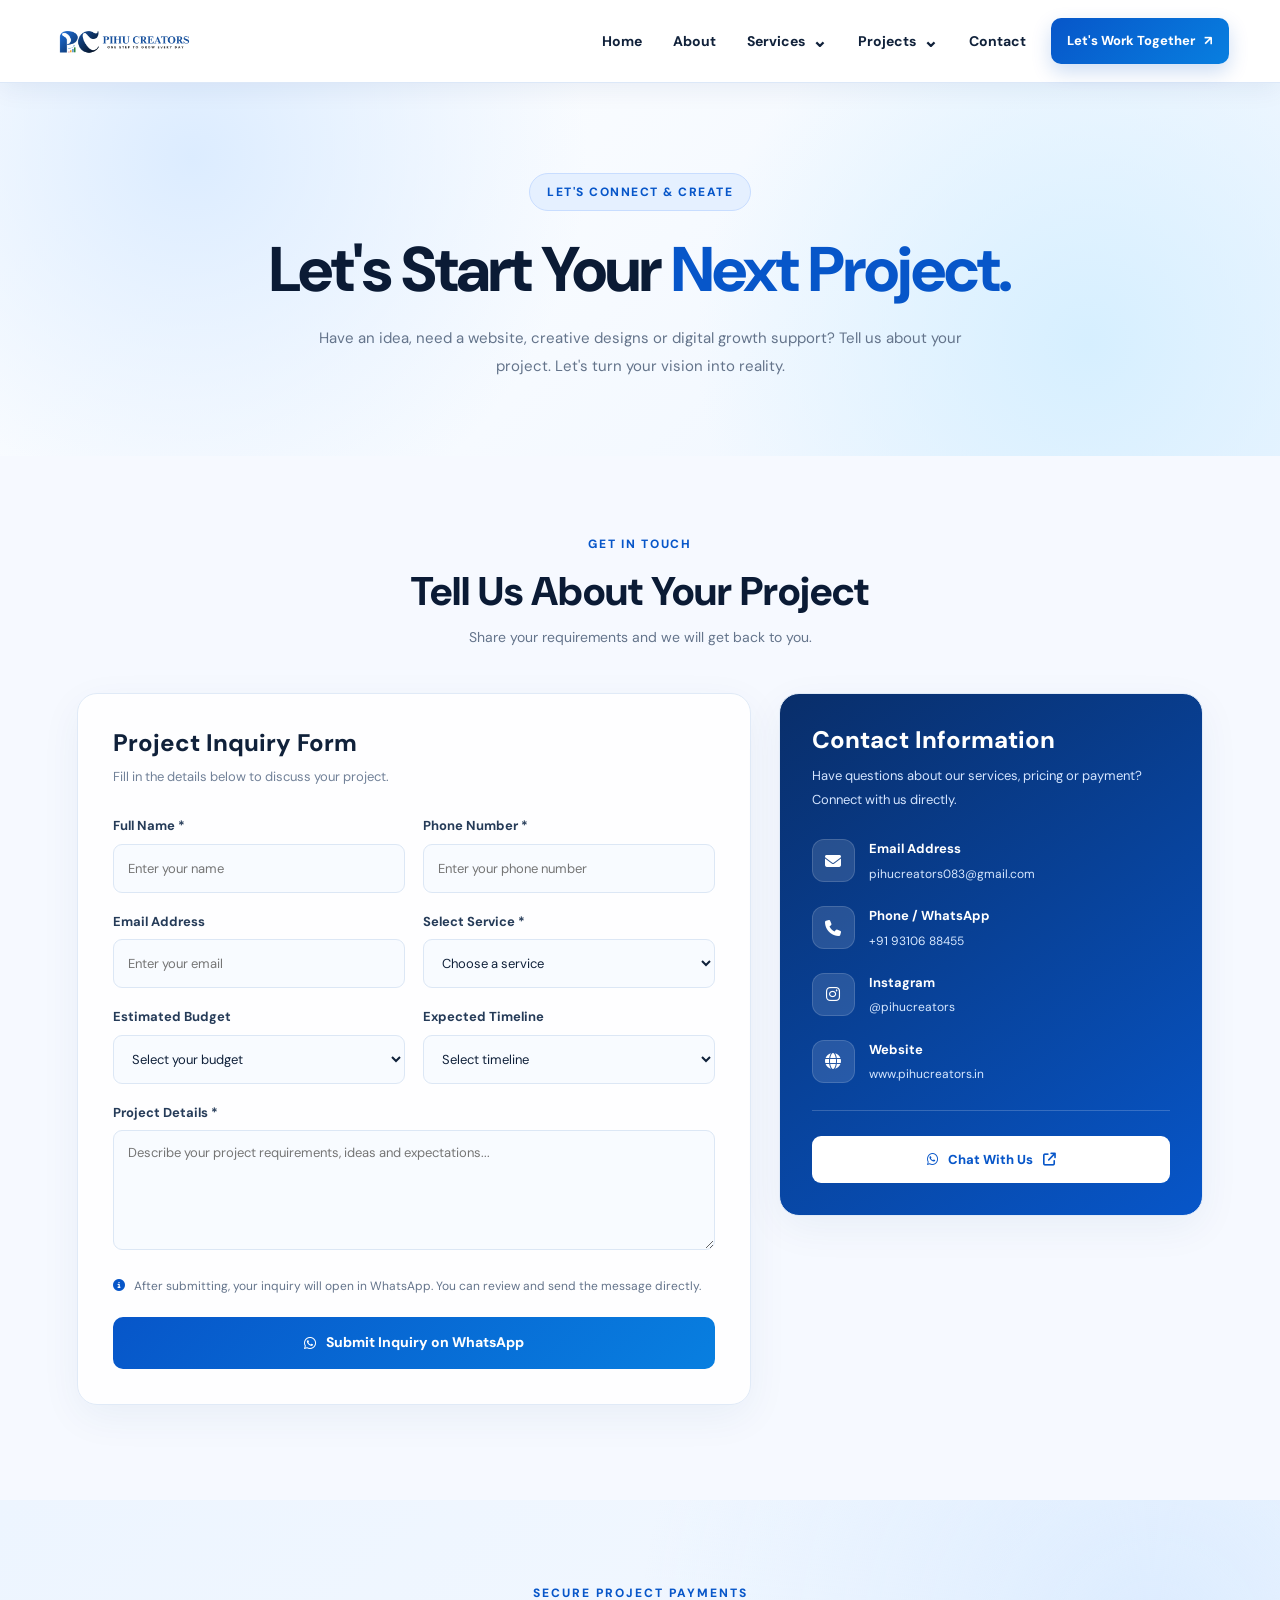
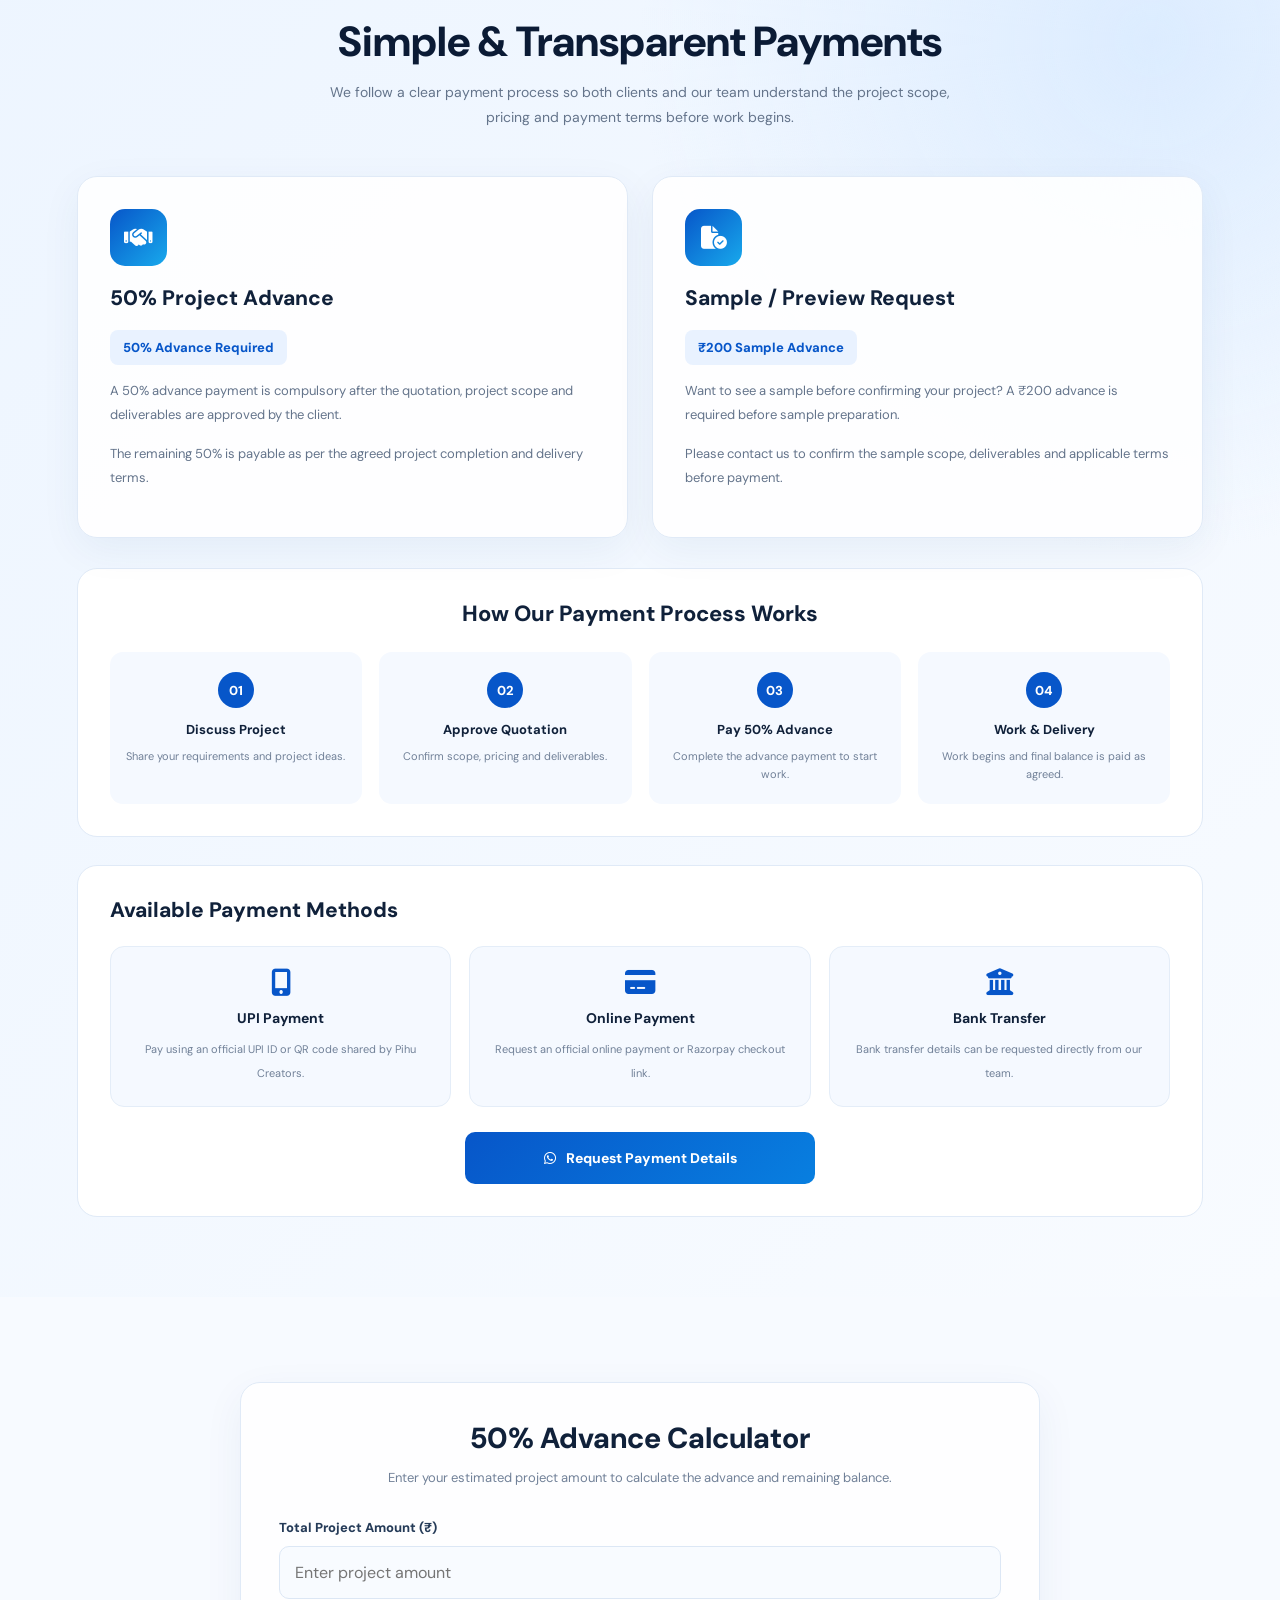
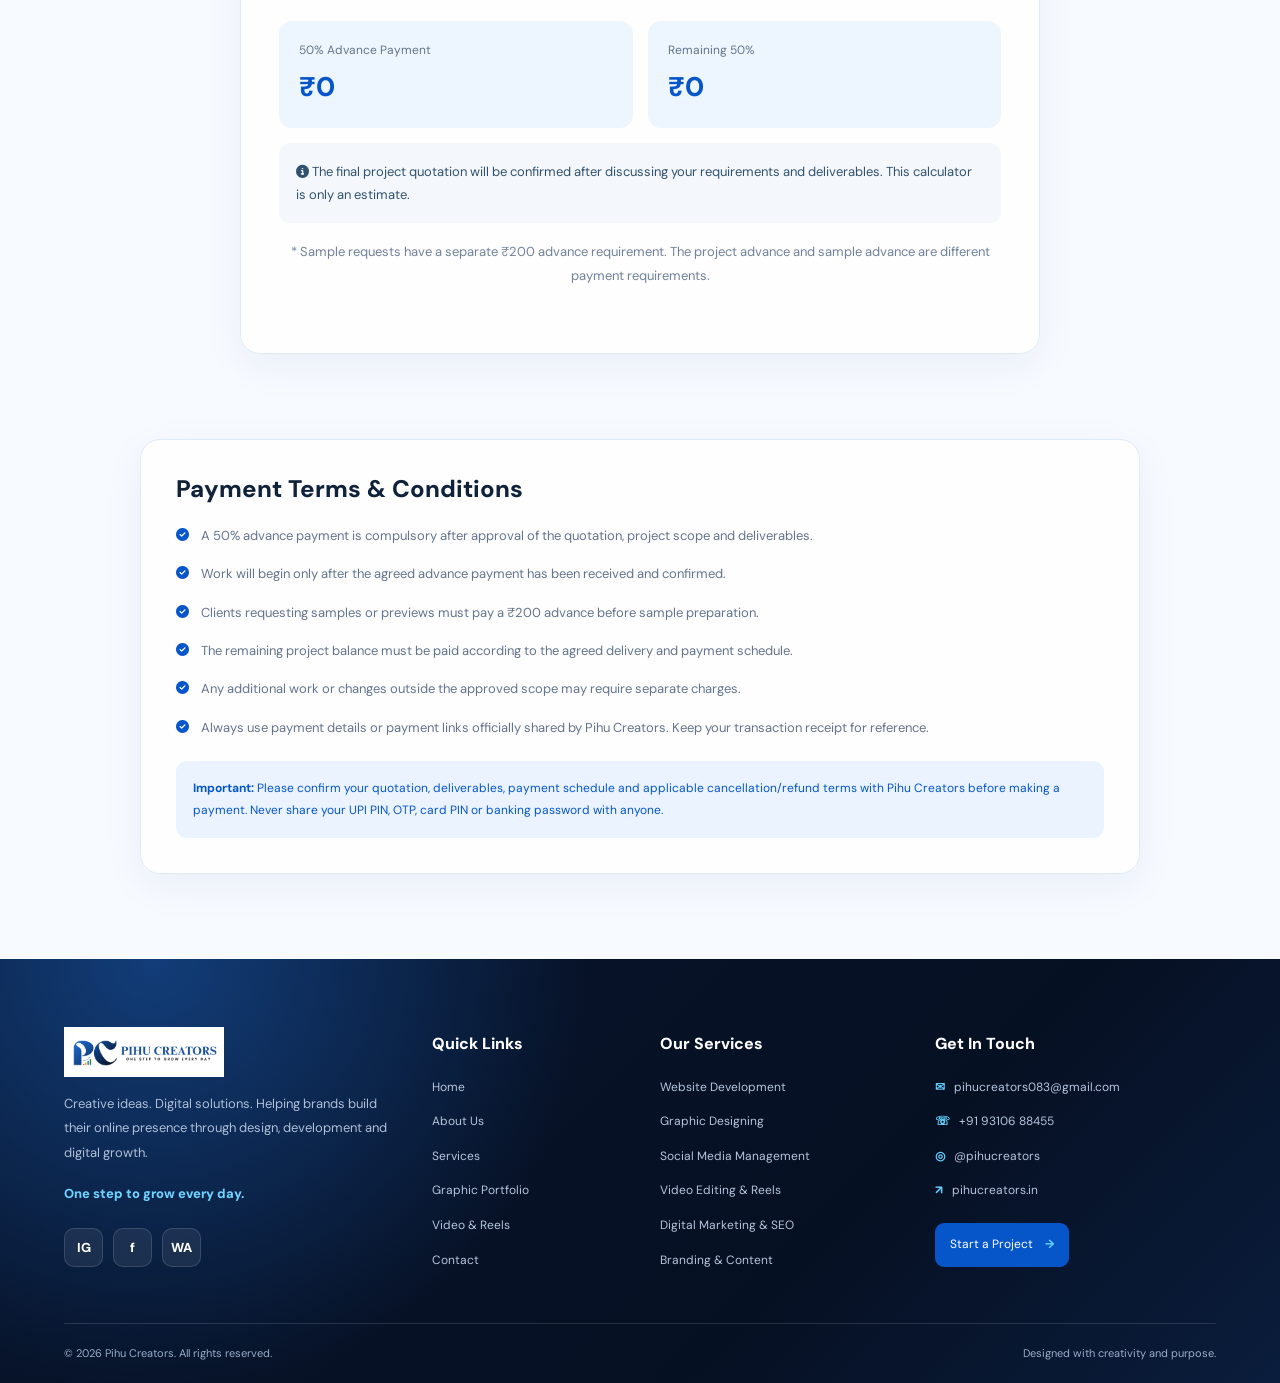
<file: contact.html>
<!DOCTYPE html>
<html lang="en">
<head>
<meta charset="UTF-8">
<meta name="viewport" content="width=device-width, initial-scale=1.0">
<meta name="theme-color" content="#0756c9">

<title>Contact & Payment | Pihu Creators</title>

<meta name="description" content="Contact Pihu Creators for website development, graphic design, video editing and social media services. Explore project advance payment options and sample requests.">

<link rel="preconnect" href="https://fonts.googleapis.com">
<link rel="preconnect" href="https://fonts.gstatic.com" crossorigin>

<link href="https://fonts.googleapis.com/css2?family=DM+Sans:wght@400;500;600;700;800&display=swap" rel="stylesheet">

<link href="https://cdn.jsdelivr.net/npm/bootstrap@5.3.3/dist/css/bootstrap.min.css" rel="stylesheet">

<link rel="stylesheet" href="CSS%20FOLDER/style.css">

<link rel="stylesheet" href="https://cdnjs.cloudflare.com/ajax/libs/font-awesome/6.5.2/css/all.min.css">


<style>

/* =====================================
   NAVBAR AND FOOTER - SAME AS INDEX
===================================== */

.pc-header, .pc-header *, .pc-footer, .pc-footer * {
  box-sizing: border-box;
}

.pc-header {
  position: sticky;
  top: 0;
  z-index: 9999;
  width: 100%;
  background: rgba(255,255,255,.97);
  border-bottom: 1px solid #dce8f8;
  box-shadow: 0 5px 25px rgba(14,48,95,.07);
  backdrop-filter: blur(18px);
  font-family: "DM Sans", sans-serif;
}

.pc-header-inner {
  width: min(1320px,92%);
  min-height: 82px;
  margin: auto;
  display: flex;
  align-items: center;
  justify-content: space-between;
  gap: 24px;
}

.pc-logo {
  display: inline-flex;
  align-items: center;
  flex-shrink: 0;
}

.pc-logo img {
  display: block;
  width: 145px;
  max-height: 64px;
  object-fit: contain;
}

.pc-navigation {
  display: flex;
  align-items: center;
  justify-content: flex-end;
  gap: 5px;
}

.pc-navigation a, .pc-dropdown-toggle {
  font-family: inherit;
  text-decoration: none;
}

.pc-nav-link, .pc-dropdown-toggle {
  display: inline-flex;
  align-items: center;
  justify-content: center;
  gap: 7px;
  padding: 12px 13px;
  color: #10213a;
  font-size: 14px;
  font-weight: 700;
  white-space: nowrap;
  border: 0;
  border-radius: 9px;
  background: transparent;
  cursor: pointer;
  transition: color .2s ease, background .2s ease;
}

.pc-nav-link:hover,
.pc-dropdown-toggle:hover,
.pc-dropdown.open > .pc-dropdown-toggle {
  color: #0756c9;
  background: #edf5ff;
}

.pc-dropdown {
  position: relative;
}

.pc-chevron {
  font-size: 18px;
  transition: transform .2s ease;
}

.pc-dropdown.open .pc-chevron {
  transform: rotate(180deg);
}

.pc-dropdown-menu {
  position: absolute;
  top: calc(100% + 10px);
  left: 0;
  z-index: 10000;
  width: 315px;
  padding: 9px;
  visibility: hidden;
  opacity: 0;
  transform: translateY(7px);
  pointer-events: none;
  background: #fff;
  border: 1px solid #e2eaf5;
  border-radius: 15px;
  box-shadow: 0 18px 50px rgba(13,45,89,.16);
  transition: opacity .2s ease, transform .2s ease, visibility .2s ease;
}

.pc-dropdown:hover > .pc-dropdown-menu,
.pc-dropdown:focus-within > .pc-dropdown-menu,
.pc-dropdown.open > .pc-dropdown-menu {
  visibility: visible;
  opacity: 1;
  transform: translateY(0);
  pointer-events: auto;
}

.pc-dropdown-menu > a {
  display: flex;
  align-items: center;
  gap: 12px;
  padding: 11px 10px;
  color: #10213a;
  border-radius: 10px;
}

.pc-dropdown-menu > a:hover {
  background: #edf5ff;
}

.pc-dropdown-menu > a > span:last-child {
  display: flex;
  flex-direction: column;
  gap: 4px;
}

.pc-dropdown-menu strong {
  font-size: 13px;
  font-weight: 800;
}

.pc-dropdown-menu small {
  color: #64748b;
  font-size: 11px;
  line-height: 1.5;
}

.pc-menu-icon {
  display: grid;
  place-items: center;
  flex-shrink: 0;
  width: 39px;
  height: 39px;
  color: #0756c9;
  background: #eaf3ff;
  border-radius: 10px;
  font-size: 19px;
}

.pc-header-cta {
  display: inline-flex;
  align-items: center;
  justify-content: center;
  gap: 9px;
  margin-left: 7px;
  padding: 13px 16px;
  color: #fff !important;
  background: linear-gradient(135deg,#0756c9,#087fe0);
  border-radius: 10px;
  font-size: 13px;
  font-weight: 800;
  white-space: nowrap;
  box-shadow: 0 8px 20px rgba(7,86,201,.2);
  transition: transform .2s ease;
}

.pc-header-cta:hover {
  transform: translateY(-2px);
}

.pc-menu-toggle {
  display: none;
  width: 44px;
  height: 43px;
  padding: 10px;
  align-items: center;
  justify-content: center;
  flex-direction: column;
  gap: 5px;
  border: 1px solid #e2eaf5;
  border-radius: 10px;
  background: #fff;
  cursor: pointer;
}

.pc-menu-toggle span {
  width: 21px;
  height: 2px;
  background: #07377f;
  border-radius: 4px;
  transition: .2s;
}

.pc-menu-toggle.active span:first-child {
  transform: translateY(7px) rotate(45deg);
}

.pc-menu-toggle.active span:nth-child(2) {
  opacity: 0;
}

.pc-menu-toggle.active span:last-child {
  transform: translateY(-7px) rotate(-45deg);
}

/* FOOTER */

.pc-footer {
  color: #dce8fb;
  background: radial-gradient(circle at 12% 0%,#123d79 0,transparent 36%),
              linear-gradient(135deg,#07152d,#061023 65%,#0a1d3c);
  font-family: "DM Sans",sans-serif;
}

.pc-footer-main {
  width: min(1320px,90%);
  margin: auto;
  padding: 68px 0 52px;
  display: grid;
  grid-template-columns: 1.4fr .8fr 1fr 1.2fr;
  gap: 40px;
}

.pc-footer-logo {
  display: inline-flex;
  margin-bottom: 15px;
}

.pc-footer-logo img {
  display: block;
  width: 160px;
  max-height: 75px;
  object-fit: contain;
}

.pc-footer-brand > p {
  max-width: 340px;
  color: #aebed7;
  font-size: 13px;
  line-height: 1.9;
}

.pc-footer-brand .pc-tagline {
  color: #70d4ff;
  font-weight: 800;
}

.pc-social-links {
  display: flex;
  gap: 10px;
  margin-top: 22px;
}

.pc-social-links a {
  display: grid;
  place-items: center;
  width: 39px;
  height: 39px;
  color: #fff;
  text-decoration: none;
  font-size: 13px;
  font-weight: 800;
  background: #ffffff12;
  border: 1px solid #ffffff22;
  border-radius: 10px;
  transition: .2s;
}

.pc-social-links a:hover {
  background: #0756c9;
  transform: translateY(-3px);
}

.pc-footer-column {
  display: flex;
  flex-direction: column;
  align-items: flex-start;
  gap: 13px;
}

.pc-footer-column h3 {
  margin: 7px 0 10px;
  color: #fff;
  font-size: 16px;
  font-weight: 800;
}

.pc-footer-column > a {
  color: #b6c5dc;
  font-size: 12px;
  line-height: 1.8;
  text-decoration: none;
  overflow-wrap: anywhere;
}

.pc-footer-column > a:hover {
  color: #71d7ff;
}

.pc-footer-contact > a:not(.pc-footer-cta) {
  display: flex;
  gap: 9px;
  align-items: flex-start;
}

.pc-footer-contact > a > span {
  color: #64cfff;
  font-weight: 800;
}

.pc-footer-cta {
  display: inline-flex;
  gap: 12px;
  margin-top: 8px;
  padding: 11px 15px;
  color: #fff !important;
  background: #0756c9;
  border-radius: 9px;
}

.pc-footer-bottom {
  width: min(1320px,90%);
  margin: auto;
  padding: 20px 0;
  display: flex;
  align-items: center;
  justify-content: space-between;
  gap: 14px;
  border-top: 1px solid #ffffff20;
}

.pc-footer-bottom p {
  margin: 0;
  color: #9aacc8;
  font-size: 11px;
  line-height: 1.7;
}

/* RESPONSIVE NAVBAR */

@media (max-width: 1050px) {

  .pc-header-inner {
    width: 94%;
    min-height: 74px;
  }

  .pc-logo img {
    width: 130px;
  }

  .pc-menu-toggle {
    display: flex;
    flex-shrink: 0;
  }

  .pc-navigation {
    position: absolute;
    top: 100%;
    left: 0;
    right: 0;
    display: none;
    max-height: calc(100vh - 74px);
    overflow-y: auto;
    padding: 17px 5% 24px;
    align-items: stretch;
    flex-direction: column;
    gap: 5px;
    background: #fff;
    border-top: 1px solid #e2eaf5;
    box-shadow: 0 18px 28px #0d2d591f;
  }

  .pc-navigation.open {
    display: flex;
  }

  .pc-nav-link, .pc-dropdown-toggle {
    width: 100%;
    min-height: 45px;
    justify-content: space-between;
    padding: 12px 14px;
    font-size: 14px;
  }

  .pc-dropdown {
    width: 100%;
  }

  .pc-dropdown-menu {
    position: static;
    display: none;
    width: 100%;
    margin: 0 0 8px;
    padding: 7px;
    visibility: visible;
    opacity: 1;
    transform: none;
    pointer-events: auto;
    box-shadow: none;
    background: #f9fbff;
  }

  .pc-dropdown.open > .pc-dropdown-menu {
    display: block;
  }

  .pc-dropdown:hover > .pc-dropdown-menu {
    display: none;
  }

  .pc-dropdown.open:hover > .pc-dropdown-menu {
    display: block;
  }

  .pc-header-cta {
    min-height: 45px;
    margin: 9px 0 0;
  }

  .pc-footer-main {
    grid-template-columns: repeat(2,minmax(0,1fr));
    gap: 35px;
  }
}

@media (max-width: 560px) {

  .pc-header-inner {
    min-height: 68px;
  }

  .pc-logo img {
    width: 115px;
    max-height: 53px;
  }

  .pc-navigation {
    max-height: calc(100vh - 68px);
  }

  .pc-footer-main {
    width: 90%;
    padding: 48px 0 34px;
    grid-template-columns: 1fr;
    gap: 30px;
  }

  .pc-footer-brand > p {
    max-width: 100%;
  }

  .pc-footer-bottom {
    width: 90%;
    align-items: flex-start;
    flex-direction: column;
    gap: 7px;
  }
}


/* =====================================
   CONTACT PAGE DESIGN
===================================== */

* {
  box-sizing: border-box;
}

body {
  margin: 0;
  font-family: "DM Sans",sans-serif;
  color: #10213a;
  background: #f6f9ff;
}

a {
  text-decoration: none;
}

.contact-hero {
  padding: 90px 6% 75px;
  text-align: center;
  background:
    radial-gradient(circle at 15% 20%,#dcecff 0,transparent 35%),
    radial-gradient(circle at 85% 70%,#d6efff 0,transparent 35%),
    linear-gradient(135deg,#fff,#edf5ff);
}

.contact-hero-inner {
  max-width: 850px;
  margin: auto;
}

.contact-tag {
  display: inline-block;
  padding: 9px 17px;
  color: #0756c9;
  background: #e5f0ff;
  border: 1px solid #c8ddff;
  border-radius: 30px;
  font-size: 12px;
  font-weight: 800;
  letter-spacing: 1.5px;
}

.contact-hero h1 {
  margin: 22px 0 15px;
  color: #0b1b35;
  font-size: clamp(38px,6vw,63px);
  font-weight: 800;
  letter-spacing: -2px;
}

.contact-hero h1 span {
  color: #0756c9;
}

.contact-hero p {
  max-width: 650px;
  margin: auto;
  color: #64748b;
  font-size: 15px;
  line-height: 1.9;
}

.contact-main {
  padding: 75px 6% 95px;
}

.contact-container {
  max-width: 1200px;
  margin: auto;
}

.contact-heading {
  text-align: center;
  margin-bottom: 45px;
}

.contact-heading span {
  color: #0756c9;
  font-size: 12px;
  font-weight: 800;
  letter-spacing: 1.7px;
}

.contact-heading h2 {
  margin: 12px 0;
  color: #0b1b35;
  font-size: clamp(28px,4vw,40px);
  font-weight: 800;
}

.contact-heading p {
  color: #64748b;
  font-size: 14px;
}

/* MAIN GRID */

.contact-layout {
  display: grid;
  grid-template-columns: 1.35fr .85fr;
  gap: 28px;
  align-items: start;
}

.contact-form-card,
.contact-info-card,
.payment-card,
.calculator-card,
.terms-card {
  border: 1px solid #e0eaf7;
  border-radius: 20px;
  background: rgba(255,255,255,.91);
  box-shadow: 0 12px 40px rgba(20,62,115,.06);
}

.contact-form-card {
  padding: 35px;
}

.contact-form-card h3 {
  margin: 0 0 9px;
  color: #10213a;
  font-size: 24px;
  font-weight: 800;
}

.form-intro {
  margin-bottom: 28px;
  color: #718198;
  font-size: 13px;
  line-height: 1.7;
}

.form-row {
  display: grid;
  grid-template-columns: 1fr 1fr;
  gap: 18px;
}

.form-group {
  margin-bottom: 19px;
}

.form-group label {
  display: block;
  margin-bottom: 8px;
  color: #253b58;
  font-size: 13px;
  font-weight: 700;
}

.form-group input,
.form-group select,
.form-group textarea {
  width: 100%;
  min-height: 49px;
  padding: 12px 14px;
  color: #10213a;
  font-family: inherit;
  font-size: 13px;
  background: #f8fbff;
  border: 1px solid #dce7f5;
  border-radius: 9px;
  outline: none;
  transition: .2s;
}

.form-group textarea {
  min-height: 120px;
  resize: vertical;
}

.form-group input:focus,
.form-group select:focus,
.form-group textarea:focus {
  border-color: #0756c9;
  box-shadow: 0 0 0 3px #0756c915;
  background: #fff;
}

.form-note {
  display: flex;
  align-items: flex-start;
  gap: 9px;
  margin-bottom: 20px;
  color: #64748b;
  font-size: 12px;
  line-height: 1.7;
}

.form-note i {
  margin-top: 3px;
  color: #0756c9;
}

.contact-submit {
  width: 100%;
  min-height: 52px;
  display: flex;
  justify-content: center;
  align-items: center;
  gap: 10px;
  color: #fff;
  background: linear-gradient(135deg,#0756c9,#087fe0);
  border: 0;
  border-radius: 10px;
  font-family: inherit;
  font-size: 14px;
  font-weight: 800;
  cursor: pointer;
  transition: .3s;
}

.contact-submit:hover {
  background: #0646a4;
  transform: translateY(-2px);
}

/* CONTACT INFORMATION */

.contact-info-card {
  padding: 32px;
  background: linear-gradient(145deg,#092e6a,#0756c9);
  color: white;
}

.contact-info-card h3 {
  margin-bottom: 10px;
  font-size: 24px;
  font-weight: 800;
}

.contact-info-card > p {
  color: #d4e5ff;
  font-size: 13px;
  line-height: 1.8;
  margin-bottom: 28px;
}

.contact-info-item {
  display: flex;
  align-items: flex-start;
  gap: 14px;
  margin: 22px 0;
}

.contact-info-icon {
  flex-shrink: 0;
  width: 43px;
  height: 43px;
  display: grid;
  place-items: center;
  color: #fff;
  background: #ffffff20;
  border: 1px solid #ffffff25;
  border-radius: 12px;
}

.contact-info-item strong {
  display: block;
  margin-bottom: 5px;
  font-size: 13px;
}

.contact-info-item a,
.contact-info-item small {
  display: block;
  color: #d7e8ff;
  font-size: 12px;
  line-height: 1.7;
  overflow-wrap: anywhere;
}

.contact-info-item a:hover {
  color: white;
}

.contact-info-divider {
  border-top: 1px solid #ffffff30;
  margin: 25px 0;
}

.contact-whatsapp {
  display: flex;
  align-items: center;
  justify-content: center;
  gap: 10px;
  width: 100%;
  padding: 14px;
  color: #0756c9;
  background: #fff;
  border-radius: 9px;
  font-size: 13px;
  font-weight: 800;
  transition: .3s;
}

.contact-whatsapp:hover {
  color: #0756c9;
  transform: translateY(-3px);
}


/* =====================================
   PAYMENT SECTION
===================================== */

.payment-section {
  padding: 80px 6%;
  background:
    radial-gradient(circle at 90% 10%,#dcecff 0,transparent 30%),
    linear-gradient(135deg,#edf5ff,#f8fbff);
}

.payment-container {
  max-width: 1200px;
  margin: auto;
}

.payment-heading {
  text-align: center;
  margin-bottom: 45px;
}

.payment-heading span {
  color: #0756c9;
  font-size: 12px;
  font-weight: 800;
  letter-spacing: 2px;
}

.payment-heading h2 {
  margin: 13px 0;
  color: #0b1b35;
  font-size: clamp(29px,4vw,42px);
  font-weight: 800;
}

.payment-heading p {
  max-width: 650px;
  margin: auto;
  color: #64748b;
  font-size: 14px;
  line-height: 1.8;
}

/* PAYMENT GRID */

.payment-grid {
  display: grid;
  grid-template-columns: repeat(2,minmax(0,1fr));
  gap: 24px;
}

.payment-card {
  padding: 32px;
  transition: .3s;
}

.payment-card:hover {
  transform: translateY(-5px);
  box-shadow: 0 18px 45px #153c7012;
}

.payment-icon {
  display: grid;
  place-items: center;
  width: 57px;
  height: 57px;
  color: white;
  background: linear-gradient(135deg,#0756c9,#18a9ec);
  border-radius: 15px;
  font-size: 23px;
  margin-bottom: 20px;
}

.payment-card h3 {
  color: #10213a;
  font-size: 21px;
  font-weight: 800;
  margin-bottom: 12px;
}

.payment-card p {
  color: #64748b;
  font-size: 13px;
  line-height: 1.8;
}

.payment-highlight {
  display: inline-block;
  padding: 8px 13px;
  margin: 7px 0 14px;
  color: #0756c9;
  background: #e9f2ff;
  border-radius: 8px;
  font-size: 13px;
  font-weight: 800;
}

/* ADVANCE PROCESS */

.advance-process {
  margin-top: 30px;
  padding: 32px;
  background: #fff;
  border: 1px solid #e0eaf7;
  border-radius: 20px;
}

.advance-process h3 {
  margin-bottom: 25px;
  text-align: center;
  color: #10213a;
  font-size: 22px;
  font-weight: 800;
}

.advance-steps {
  display: grid;
  grid-template-columns: repeat(4,minmax(0,1fr));
  gap: 17px;
}

.advance-step {
  text-align: center;
  padding: 20px 12px;
  border-radius: 13px;
  background: #f5f9ff;
}

.advance-step-number {
  display: grid;
  place-items: center;
  width: 36px;
  height: 36px;
  margin: 0 auto 12px;
  color: #fff;
  background: #0756c9;
  border-radius: 50%;
  font-size: 13px;
  font-weight: 800;
}

.advance-step strong {
  display: block;
  margin-bottom: 7px;
  color: #10213a;
  font-size: 13px;
}

.advance-step p {
  margin: 0;
  color: #718198;
  font-size: 11px;
  line-height: 1.7;
}


/* PAYMENT METHODS */

.payment-methods {
  margin-top: 28px;
  padding: 32px;
  background: white;
  border: 1px solid #e0eaf7;
  border-radius: 20px;
}

.payment-methods h3 {
  margin-bottom: 23px;
  color: #10213a;
  font-size: 21px;
  font-weight: 800;
}

.payment-method-grid {
  display: grid;
  grid-template-columns: repeat(3,minmax(0,1fr));
  gap: 18px;
}

.payment-method {
  padding: 22px;
  text-align: center;
  background: #f5f9ff;
  border: 1px solid #e4edf8;
  border-radius: 14px;
}

.payment-method i {
  display: block;
  margin-bottom: 12px;
  color: #0756c9;
  font-size: 27px;
}

.payment-method strong {
  display: block;
  margin-bottom: 7px;
  color: #10213a;
  font-size: 14px;
}

.payment-method small {
  color: #718198;
  font-size: 11px;
  line-height: 1.7;
}


/* =====================================
   ADVANCE PAYMENT CALCULATOR
===================================== */

.calculator-section {
  padding: 85px 6%;
  background: #f7faff;
}

.calculator-card {
  max-width: 800px;
  margin: auto;
  padding: 38px;
}

.calculator-card h2 {
  color: #10213a;
  text-align: center;
  font-size: 29px;
  font-weight: 800;
  margin-bottom: 10px;
}

.calculator-card > p {
  color: #718198;
  text-align: center;
  font-size: 13px;
  line-height: 1.8;
  margin-bottom: 28px;
}

.calculator-input label {
  display: block;
  margin-bottom: 9px;
  color: #253b58;
  font-size: 13px;
  font-weight: 800;
}

.calculator-input input {
  width: 100%;
  min-height: 53px;
  padding: 13px 15px;
  color: #10213a;
  background: #f8fbff;
  border: 1px solid #dce7f5;
  border-radius: 10px;
  outline: none;
  font-family: inherit;
  font-size: 16px;
}

.calculator-input input:focus {
  border-color: #0756c9;
}

.calculator-results {
  display: grid;
  grid-template-columns: repeat(2,minmax(0,1fr));
  gap: 15px;
  margin-top: 22px;
}

.calculator-result {
  padding: 20px;
  background: #edf5ff;
  border-radius: 13px;
}

.calculator-result span {
  display: block;
  color: #64748b;
  font-size: 12px;
  margin-bottom: 8px;
}

.calculator-result strong {
  color: #0756c9;
  font-size: 27px;
  font-weight: 800;
}

.calculator-balance {
  margin-top: 15px;
  padding: 17px;
  color: #31516e;
  background: #f4f8fd;
  border-radius: 11px;
  font-size: 13px;
  line-height: 1.8;
}

.calculator-note {
  margin-top: 17px;
  color: #718198;
  font-size: 11px;
  line-height: 1.8;
}


/* =====================================
   TERMS AND CONDITIONS
===================================== */

.terms-section {
  padding: 0 6% 85px;
  background: #f7faff;
}

.terms-card {
  max-width: 1000px;
  margin: auto;
  padding: 35px;
}

.terms-card h2 {
  margin-bottom: 20px;
  color: #10213a;
  font-size: 24px;
  font-weight: 800;
}

.terms-list {
  padding: 0;
  margin: 0;
  list-style: none;
}

.terms-list li {
  display: flex;
  align-items: flex-start;
  gap: 12px;
  margin: 15px 0;
  color: #64748b;
  font-size: 13px;
  line-height: 1.8;
}

.terms-list i {
  flex-shrink: 0;
  margin-top: 4px;
  color: #0756c9;
}

.terms-note {
  margin-top: 22px;
  padding: 17px;
  color: #0756c9;
  background: #eaf3ff;
  border-radius: 11px;
  font-size: 12px;
  line-height: 1.8;
}


/* RESPONSIVE */

@media(max-width:900px) {

  .contact-layout {
    grid-template-columns: 1fr;
  }

  .advance-steps {
    grid-template-columns: repeat(2,minmax(0,1fr));
  }

}

@media(max-width:650px) {

  .contact-hero {
    padding: 65px 5%;
  }

  .contact-hero h1 {
    font-size: 39px;
    letter-spacing: -1px;
  }

  .contact-main,
  .payment-section,
  .calculator-section {
    padding: 55px 5%;
  }

  .contact-form-card,
  .contact-info-card,
  .payment-card,
  .calculator-card,
  .terms-card {
    padding: 24px;
  }

  .form-row {
    grid-template-columns: 1fr;
    gap: 0;
  }

  .payment-grid {
    grid-template-columns: 1fr;
  }

  .payment-method-grid {
    grid-template-columns: 1fr;
  }

  .advance-steps {
    grid-template-columns: 1fr 1fr;
  }

  .calculator-results {
    grid-template-columns: 1fr 1fr;
  }

  .calculator-result strong {
    font-size: 21px;
  }

  .advance-process,
  .payment-methods {
    padding: 23px;
  }

  .terms-section {
    padding: 0 5% 60px;
  }

}

@media(max-width:380px) {

  .advance-steps,
  .calculator-results {
    grid-template-columns: 1fr;
  }

}


/* FORCE FIX: PIHU CREATORS MOBILE FOOTER */
@media screen and (max-width: 560px) {

  .pc-footer .pc-footer-main {
    display: grid !important;
    grid-template-columns: repeat(2, minmax(0, 1fr)) !important;
    gap: 26px 16px !important;
    width: 90% !important;
    padding: 35px 0 28px !important;
  }

  .pc-footer .pc-footer-brand {
    grid-column: 1 / -1 !important;
    min-width: 0 !important;
  }

  .pc-footer .pc-footer-column {
    display: flex !important;
    flex-direction: column !important;
    align-items: flex-start !important;
    gap: 10px !important;
    min-width: 0 !important;
  }

  .pc-footer .pc-footer-contact {
    grid-column: 1 / -1 !important;
    min-width: 0 !important;
  }

  .pc-footer .pc-footer-column a {
    max-width: 100% !important;
    overflow-wrap: anywhere !important;
  }

  .pc-footer .pc-footer-bottom {
    width: 90% !important;
    display: flex !important;
    flex-direction: column !important;
    align-items: flex-start !important;
    gap: 8px !important;
  }
}

@media screen and (max-width: 360px) {
  .pc-footer .pc-footer-main {
    gap: 24px 12px !important;
  }
}


</style>
</head>


<body>


<!-- =====================================
     PIHU CREATORS NAVBAR
===================================== -->

<header class="pc-header">

  <div class="pc-header-inner">

    <a href="index.html" class="pc-logo" aria-label="Pihu Creators Home">
      <img src="images/white2nd.png" alt="Pihu Creators Logo">
    </a>

    <button class="pc-menu-toggle" type="button"
      aria-label="Toggle navigation"
      aria-expanded="false"
      aria-controls="pc-navigation">

      <span></span><span></span><span></span>

    </button>

    <nav class="pc-navigation" id="pc-navigation" aria-label="Main navigation">

      <a class="pc-nav-link" href="index.html">Home</a>

      <a class="pc-nav-link" href="about.html">About</a>


      <div class="pc-dropdown">

        <button class="pc-dropdown-toggle" type="button" aria-expanded="false">
          Services <span class="pc-chevron">⌄</span>
        </button>

        <div class="pc-dropdown-menu">

          <a href="services.html">
            <span class="pc-menu-icon">✦</span>
            <span><strong>All Services</strong><small>Explore our creative solutions</small></span>
          </a>

          <a href="services.html#social-media">
            <span class="pc-menu-icon">◎</span>
            <span><strong>Social Media Management</strong><small>Content planning and page growth</small></span>
          </a>

          <a href="graphic designs.html">
            <span class="pc-menu-icon">✎</span>
            <span><strong>Graphic Design</strong><small>Logos, posts, banners and branding</small></span>
          </a>

          <a href="video-content.html">
            <span class="pc-menu-icon">▶</span>
            <span><strong>Video Editing & Reels</strong><small>Reels, ads and promotional videos</small></span>
          </a>

          <a href="services.html#web-development">
            <span class="pc-menu-icon">⌘</span>
            <span><strong>Website Development</strong><small>Responsive business websites</small></span>
          </a>

        </div>

      </div>


      <div class="pc-dropdown">

        <button class="pc-dropdown-toggle" type="button" aria-expanded="false">
          Projects <span class="pc-chevron">⌄</span>
        </button>

        <div class="pc-dropdown-menu">

          <a href="graphic%20designs.html">
            <span class="pc-menu-icon">▧</span>
            <span><strong>Graphic Portfolio</strong><small>Designs and brand creatives</small></span>
          </a>

          <a href="video-content.html">
            <span class="pc-menu-icon">▷</span>
            <span><strong>Video & Reels Portfolio</strong><small>Explore edited videos</small></span>
          </a>

          <a href="website-portfolio.html">
            <span class="pc-menu-icon">⌘</span>
            <span><strong>Website Projects</strong><small>Web and digital solutions</small></span>
          </a>

        </div>

      </div>


      <a class="pc-nav-link" href="contact.html">Contact</a>

      <a class="pc-header-cta"
         href="https://wa.me/919310688455"
         target="_blank"
         rel="noopener noreferrer">

        Let's Work Together <span>↗</span>

      </a>

    </nav>

  </div>

</header>



<!-- =====================================
     CONTACT HERO
===================================== -->

<main>

<section class="contact-hero">

  <div class="contact-hero-inner">

    <span class="contact-tag">
      LET'S CONNECT & CREATE
    </span>

    <h1>
      Let's Start Your
      <span>Next Project.</span>
    </h1>

    <p>
      Have an idea, need a website, creative designs or
      digital growth support? Tell us about your project.
      Let's turn your vision into reality.
    </p>

  </div>

</section>



<!-- =====================================
     CONTACT FORM
===================================== -->

<section class="contact-main">

  <div class="contact-container">

    <div class="contact-heading">

      <span>GET IN TOUCH</span>

      <h2>Tell Us About Your Project</h2>

      <p>
        Share your requirements and we will get back to you.
      </p>

    </div>


    <div class="contact-layout">


      <!-- CONTACT FORM -->

      <div class="contact-form-card">

        <h3>Project Inquiry Form</h3>

        <p class="form-intro">
          Fill in the details below to discuss your project.
        </p>


        <form id="contactForm">

          <div class="form-row">

            <div class="form-group">

              <label for="clientName">Full Name *</label>

              <input type="text"
                     id="clientName"
                     placeholder="Enter your name"
                     required>

            </div>


            <div class="form-group">

              <label for="clientPhone">Phone Number *</label>

              <input type="tel"
                     id="clientPhone"
                     placeholder="Enter your phone number"
                     pattern="[0-9+\-\s]{10,16}"
                     required>

            </div>

          </div>


          <div class="form-row">

            <div class="form-group">

              <label for="clientEmail">Email Address</label>

              <input type="email"
                     id="clientEmail"
                     placeholder="Enter your email">

            </div>


            <div class="form-group">

              <label for="clientService">Select Service *</label>

              <select id="clientService" required>

                <option value="">Choose a service</option>

                <option>Website Development</option>
                <option>Website Redesign</option>
                <option>Landing Page</option>
                <option>E-commerce Website</option>
                <option>Graphic Designing</option>
                <option>Logo & Branding</option>
                <option>Social Media Management</option>
                <option>Video Editing & Reels</option>
                <option>SEO & Digital Marketing</option>
                <option>Content Writing & Planning</option>
                <option>Multiple Services</option>
                <option>Other</option>

              </select>

            </div>

          </div>


          <div class="form-row">

            <div class="form-group">

              <label for="clientBudget">Estimated Budget</label>

              <select id="clientBudget">

                <option value="">Select your budget</option>
                <option>Below ₹2,000</option>
                <option>₹2,000 – ₹5,000</option>
                <option>₹5,000 – ₹10,000</option>
                <option>₹10,000 – ₹20,000</option>
                <option>₹20,000 – ₹50,000</option>
                <option>Above ₹50,000</option>
                <option>Need a quotation</option>

              </select>

            </div>


            <div class="form-group">

              <label for="clientTimeline">Expected Timeline</label>

              <select id="clientTimeline">

                <option value="">Select timeline</option>
                <option>Urgent</option>
                <option>Within 3–5 Days</option>
                <option>Within 1–2 Weeks</option>
                <option>Within 1 Month</option>
                <option>Flexible</option>

              </select>

            </div>

          </div>


          <div class="form-group">

            <label for="clientMessage">Project Details *</label>

            <textarea id="clientMessage"
              placeholder="Describe your project requirements, ideas and expectations..."
              required></textarea>

          </div>


          <div class="form-note">

            <i class="fa-solid fa-circle-info"></i>

            <span>
              After submitting, your inquiry will open in WhatsApp.
              You can review and send the message directly.
            </span>

          </div>


          <button type="submit" class="contact-submit">

            <i class="fa-brands fa-whatsapp"></i>

            Submit Inquiry on WhatsApp

          </button>

        </form>

      </div>



      <!-- CONTACT DETAILS -->

      <aside class="contact-info-card">

        <h3>Contact Information</h3>

        <p>
          Have questions about our services, pricing or payment?
          Connect with us directly.
        </p>


        <div class="contact-info-item">

          <div class="contact-info-icon">
            <i class="fa-solid fa-envelope"></i>
          </div>

          <div>

            <strong>Email Address</strong>

            <a href="mailto:pihucreators083@gmail.com">
              pihucreators083@gmail.com
            </a>

          </div>

        </div>


        <div class="contact-info-item">

          <div class="contact-info-icon">
            <i class="fa-solid fa-phone"></i>
          </div>

          <div>

            <strong>Phone / WhatsApp</strong>

            <a href="https://wa.me/919310688455"
               target="_blank"
               rel="noopener noreferrer">
              +91 93106 88455
            </a>

          </div>

        </div>


        <div class="contact-info-item">

          <div class="contact-info-icon">
            <i class="fa-brands fa-instagram"></i>
          </div>

          <div>

            <strong>Instagram</strong>

            <a href="https://www.instagram.com/pihucreators/"
               target="_blank"
               rel="noopener noreferrer">
              @pihucreators
            </a>

          </div>

        </div>


        <div class="contact-info-item">

          <div class="contact-info-icon">
            <i class="fa-solid fa-globe"></i>
          </div>

          <div>

            <strong>Website</strong>

            <a href="https://pihucreators.in">
              www.pihucreators.in
            </a>

          </div>

        </div>


        <div class="contact-info-divider"></div>


        <a href="https://wa.me/919310688455"
           class="contact-whatsapp"
           target="_blank"
           rel="noopener noreferrer">

          <i class="fa-brands fa-whatsapp"></i>

          Chat With Us

          <i class="fa-solid fa-arrow-up-right-from-square"></i>

        </a>

      </aside>


    </div>

  </div>

</section>



<!-- =====================================
     PAYMENT AND ADVANCE POLICY
===================================== -->

<section class="payment-section">

  <div class="payment-container">

    <div class="payment-heading">

      <span>SECURE PROJECT PAYMENTS</span>

      <h2>Simple & Transparent Payments</h2>

      <p>
        We follow a clear payment process so both clients
        and our team understand the project scope,
        pricing and payment terms before work begins.
      </p>

    </div>


    <div class="payment-grid">


      <!-- 50% ADVANCE -->

      <div class="payment-card">

        <div class="payment-icon">
          <i class="fa-solid fa-handshake"></i>
        </div>

        <h3>50% Project Advance</h3>

        <span class="payment-highlight">
          50% Advance Required
        </span>

        <p>
          A 50% advance payment is compulsory after the
          quotation, project scope and deliverables are
          approved by the client.
        </p>

        <p>
          The remaining 50% is payable as per the
          agreed project completion and delivery terms.
        </p>

      </div>


      <!-- SAMPLE PAYMENT -->

      <div class="payment-card">

        <div class="payment-icon">
          <i class="fa-solid fa-file-circle-check"></i>
        </div>

        <h3>Sample / Preview Request</h3>

        <span class="payment-highlight">
          ₹200 Sample Advance
        </span>

        <p>
          Want to see a sample before confirming your
          project? A ₹200 advance is required before
          sample preparation.
        </p>

        <p>
          Please contact us to confirm the sample scope,
          deliverables and applicable terms before payment.
        </p>

      </div>


    </div>


    <!-- PAYMENT PROCESS -->

    <div class="advance-process">

      <h3>How Our Payment Process Works</h3>

      <div class="advance-steps">

        <div class="advance-step">

          <div class="advance-step-number">01</div>

          <strong>Discuss Project</strong>

          <p>
            Share your requirements and project ideas.
          </p>

        </div>


        <div class="advance-step">

          <div class="advance-step-number">02</div>

          <strong>Approve Quotation</strong>

          <p>
            Confirm scope, pricing and deliverables.
          </p>

        </div>


        <div class="advance-step">

          <div class="advance-step-number">03</div>

          <strong>Pay 50% Advance</strong>

          <p>
            Complete the advance payment to start work.
          </p>

        </div>


        <div class="advance-step">

          <div class="advance-step-number">04</div>

          <strong>Work & Delivery</strong>

          <p>
            Work begins and final balance is paid as agreed.
          </p>

        </div>

      </div>

    </div>



    <!-- PAYMENT OPTIONS -->

    <div class="payment-methods">

      <h3>Available Payment Methods</h3>

      <div class="payment-method-grid">


        <div class="payment-method">

          <i class="fa-solid fa-mobile-screen-button"></i>

          <strong>UPI Payment</strong>

          <small>
            Pay using an official UPI ID or QR code
            shared by Pihu Creators.
          </small>

        </div>


        <div class="payment-method">

          <i class="fa-solid fa-credit-card"></i>

          <strong>Online Payment</strong>

          <small>
            Request an official online payment
            or Razorpay checkout link.
          </small>

        </div>


        <div class="payment-method">

          <i class="fa-solid fa-building-columns"></i>

          <strong>Bank Transfer</strong>

          <small>
            Bank transfer details can be requested
            directly from our team.
          </small>

        </div>


      </div>


      <div style="margin-top:25px;text-align:center;">

        <a href="https://wa.me/919310688455?text=Hello%20Pihu%20Creators%2C%20I%20would%20like%20to%20receive%20your%20official%20payment%20details."
           target="_blank"
           rel="noopener noreferrer"
           class="contact-submit"
           style="max-width:350px;margin:auto;text-decoration:none;">

          <i class="fa-brands fa-whatsapp"></i>

          Request Payment Details

        </a>

      </div>

    </div>

  </div>

</section>



<!-- =====================================
     ADVANCE PAYMENT CALCULATOR
===================================== -->

<section class="calculator-section">

  <div class="contact-container">

    <div class="calculator-card">

      <h2>50% Advance Calculator</h2>

      <p>
        Enter your estimated project amount to calculate
        the advance and remaining balance.
      </p>


      <div class="calculator-input">

        <label for="projectAmount">
          Total Project Amount (₹)
        </label>

        <input type="number"
               id="projectAmount"
               min="0"
               step="1"
               placeholder="Enter project amount">

      </div>


      <div class="calculator-results">

        <div class="calculator-result">

          <span>50% Advance Payment</span>

          <strong id="advanceAmount">₹0</strong>

        </div>


        <div class="calculator-result">

          <span>Remaining 50%</span>

          <strong id="remainingAmount">₹0</strong>

        </div>

      </div>


      <div class="calculator-balance">

        <i class="fa-solid fa-circle-info"></i>

        The final project quotation will be confirmed
        after discussing your requirements and deliverables.
        This calculator is only an estimate.

      </div>


      <p class="calculator-note">

        * Sample requests have a separate ₹200 advance
        requirement. The project advance and sample advance
        are different payment requirements.

      </p>

    </div>

  </div>

</section>



<!-- =====================================
     PAYMENT TERMS
===================================== -->

<section class="terms-section">

  <div class="terms-card">

    <h2>Payment Terms & Conditions</h2>

    <ul class="terms-list">

      <li>
        <i class="fa-solid fa-circle-check"></i>
        <span>
          A 50% advance payment is compulsory after
          approval of the quotation, project scope
          and deliverables.
        </span>
      </li>

      <li>
        <i class="fa-solid fa-circle-check"></i>
        <span>
          Work will begin only after the agreed
          advance payment has been received and confirmed.
        </span>
      </li>

      <li>
        <i class="fa-solid fa-circle-check"></i>
        <span>
          Clients requesting samples or previews must
          pay a ₹200 advance before sample preparation.
        </span>
      </li>

      <li>
        <i class="fa-solid fa-circle-check"></i>
        <span>
          The remaining project balance must be paid
          according to the agreed delivery and payment schedule.
        </span>
      </li>

      <li>
        <i class="fa-solid fa-circle-check"></i>
        <span>
          Any additional work or changes outside the
          approved scope may require separate charges.
        </span>
      </li>

      <li>
        <i class="fa-solid fa-circle-check"></i>
        <span>
          Always use payment details or payment links
          officially shared by Pihu Creators.
          Keep your transaction receipt for reference.
        </span>
      </li>

    </ul>


    <div class="terms-note">

      <strong>Important:</strong>

      Please confirm your quotation, deliverables,
      payment schedule and applicable cancellation/refund
      terms with Pihu Creators before making a payment.

      Never share your UPI PIN, OTP, card PIN or banking
      password with anyone.

    </div>

  </div>

</section>


</main>



<!-- =====================================
     PIHU CREATORS FOOTER - SAME AS INDEX
===================================== -->

<footer class="pc-footer">

  <div class="pc-footer-main">


    <div class="pc-footer-brand">

      <a href="index.html" class="pc-footer-logo">

        <img src="images/white2nd.png" alt="Pihu Creators">

      </a>

      <p>
        Creative ideas. Digital solutions. Helping brands
        build their online presence through design,
        development and digital growth.
      </p>

      <p class="pc-tagline">
        One step to grow every day.
      </p>

      <div class="pc-social-links">

        <a href="https://www.instagram.com/pihucreators/"
           target="_blank"
           rel="noopener noreferrer"
           aria-label="Instagram">IG</a>

        <a href="https://www.facebook.com/pihucreators"
           target="_blank"
           rel="noopener noreferrer"
           aria-label="Facebook">f</a>

        <a href="https://wa.me/919310688455"
           target="_blank"
           rel="noopener noreferrer"
           aria-label="WhatsApp">WA</a>

      </div>

    </div>


    <div class="pc-footer-column">

      <h3>Quick Links</h3>

      <a href="index.html">Home</a>
      <a href="about.html">About Us</a>
      <a href="services.html">Services</a>
      <a href="graphic%20designs.html">Graphic Portfolio</a>
      <a href="video-content.html">Video & Reels</a>
      <a href="contact.html">Contact</a>

    </div>


    <div class="pc-footer-column">

      <h3>Our Services</h3>

      <a href="website-portfolio.html">Website Development</a>
      <a href="graphic%20designs.html">Graphic Designing</a>
      <a href="services.html#social-media">Social Media Management</a>
      <a href="video-content.html">Video Editing & Reels</a>
      <a href="services.html#digital-marketing">Digital Marketing & SEO</a>
      <a href="graphic designs.html">Branding & Content</a>

    </div>


    <div class="pc-footer-column pc-footer-contact">

      <h3>Get In Touch</h3>

      <a href="mailto:pihucreators083@gmail.com">
        <span>✉</span> pihucreators083@gmail.com
      </a>

      <a href="https://wa.me/919310688455"
         target="_blank"
         rel="noopener noreferrer">
        <span>☏</span> +91 93106 88455
      </a>

      <a href="https://www.instagram.com/pihucreators/"
         target="_blank"
         rel="noopener noreferrer">
        <span>◎</span> @pihucreators
      </a>

      <a href="https://pihucreators.in">
        <span>↗</span> pihucreators.in
      </a>

      <a class="pc-footer-cta" href="contact.html">
        Start a Project <span>→</span>
      </a>

    </div>


  </div>


  <div class="pc-footer-bottom">

    <p>
      © <span id="pc-current-year"></span>
      Pihu Creators. All rights reserved.
    </p>

    <p>Designed with creativity and purpose.</p>

  </div>

</footer>



<!-- =====================================
     JAVASCRIPT
===================================== -->

<script>

document.addEventListener("DOMContentLoaded", () => {

  /* NAVBAR */

  const menuToggle = document.querySelector(".pc-menu-toggle");
  const navigation = document.querySelector(".pc-navigation");
  const dropdowns = document.querySelectorAll(".pc-dropdown");


  function closeDropdowns(except = null) {

    dropdowns.forEach((dropdown) => {

      if (dropdown === except) return;

      dropdown.classList.remove("open");

      const button = dropdown.querySelector(".pc-dropdown-toggle");

      if (button) {
        button.setAttribute("aria-expanded", "false");
      }

    });

  }


  function closeMobileMenu() {

    if (!menuToggle || !navigation) return;

    menuToggle.classList.remove("active");
    navigation.classList.remove("open");

    menuToggle.setAttribute("aria-expanded", "false");

    closeDropdowns();

  }


  if (menuToggle && navigation) {

    menuToggle.addEventListener("click", () => {

      const isOpen = navigation.classList.toggle("open");

      menuToggle.classList.toggle("active", isOpen);

      menuToggle.setAttribute("aria-expanded", String(isOpen));

      if (!isOpen) closeDropdowns();

    });

  }


  dropdowns.forEach((dropdown) => {

    const button = dropdown.querySelector(".pc-dropdown-toggle");

    if (!button) return;

    button.addEventListener("click", (event) => {

      event.stopPropagation();

      const willOpen = !dropdown.classList.contains("open");

      closeDropdowns(dropdown);

      dropdown.classList.toggle("open", willOpen);

      button.setAttribute("aria-expanded", String(willOpen));

    });

  });


  document.addEventListener("click", (event) => {

    if (!event.target.closest(".pc-navigation")) {
      closeDropdowns();
    }

    if (
      navigation &&
      menuToggle &&
      !event.target.closest(".pc-header")
    ) {
      closeMobileMenu();
    }

  });


  document.querySelectorAll(".pc-navigation a").forEach((link) => {

    link.addEventListener("click", closeMobileMenu);

  });


  document.addEventListener("keydown", (event) => {

    if (event.key === "Escape") {
      closeMobileMenu();
    }

  });


  /* FOOTER YEAR */

  const year = document.getElementById("pc-current-year");

  if (year) {
    year.textContent = new Date().getFullYear();
  }


  /* ADVANCE PAYMENT CALCULATOR */

  const projectAmount = document.getElementById("projectAmount");
  const advanceAmount = document.getElementById("advanceAmount");
  const remainingAmount = document.getElementById("remainingAmount");


  function formatCurrency(amount) {

    return new Intl.NumberFormat("en-IN", {
      style: "currency",
      currency: "INR",
      maximumFractionDigits: 2
    }).format(amount);

  }


  if (projectAmount) {

    projectAmount.addEventListener("input", () => {

      const total = Math.max(0, Number(projectAmount.value) || 0);

      const advance = total * 0.5;

      const remaining = total - advance;

      advanceAmount.textContent = formatCurrency(advance);

      remainingAmount.textContent = formatCurrency(remaining);

    });

  }


  /* WHATSAPP CONTACT FORM */

  const contactForm = document.getElementById("contactForm");

  if (contactForm) {

    contactForm.addEventListener("submit", (event) => {

      event.preventDefault();

      if (!contactForm.reportValidity()) return;

      const name = document.getElementById("clientName").value.trim();

      const phone = document.getElementById("clientPhone").value.trim();

      const email = document.getElementById("clientEmail").value.trim();

      const service = document.getElementById("clientService").value;

      const budget = document.getElementById("clientBudget").value;

      const timeline = document.getElementById("clientTimeline").value;

      const message = document.getElementById("clientMessage").value.trim();


      const whatsappMessage =

`Hello Pihu Creators!

I would like to discuss a new project.

Name: ${name}

Phone: ${phone}

Email: ${email || "Not provided"}

Service Required: ${service}

Estimated Budget: ${budget || "Not specified"}

Expected Timeline: ${timeline || "Not specified"}

Project Details:
${message}

Please share the quotation, project details and payment process.

Thank you!`;


      const whatsappURL =
        "https://wa.me/919310688455?text=" +
        encodeURIComponent(whatsappMessage);


      window.open(whatsappURL, "_blank", "noopener,noreferrer");

    });

  }

});

</script>

</body>
</html>
</file>
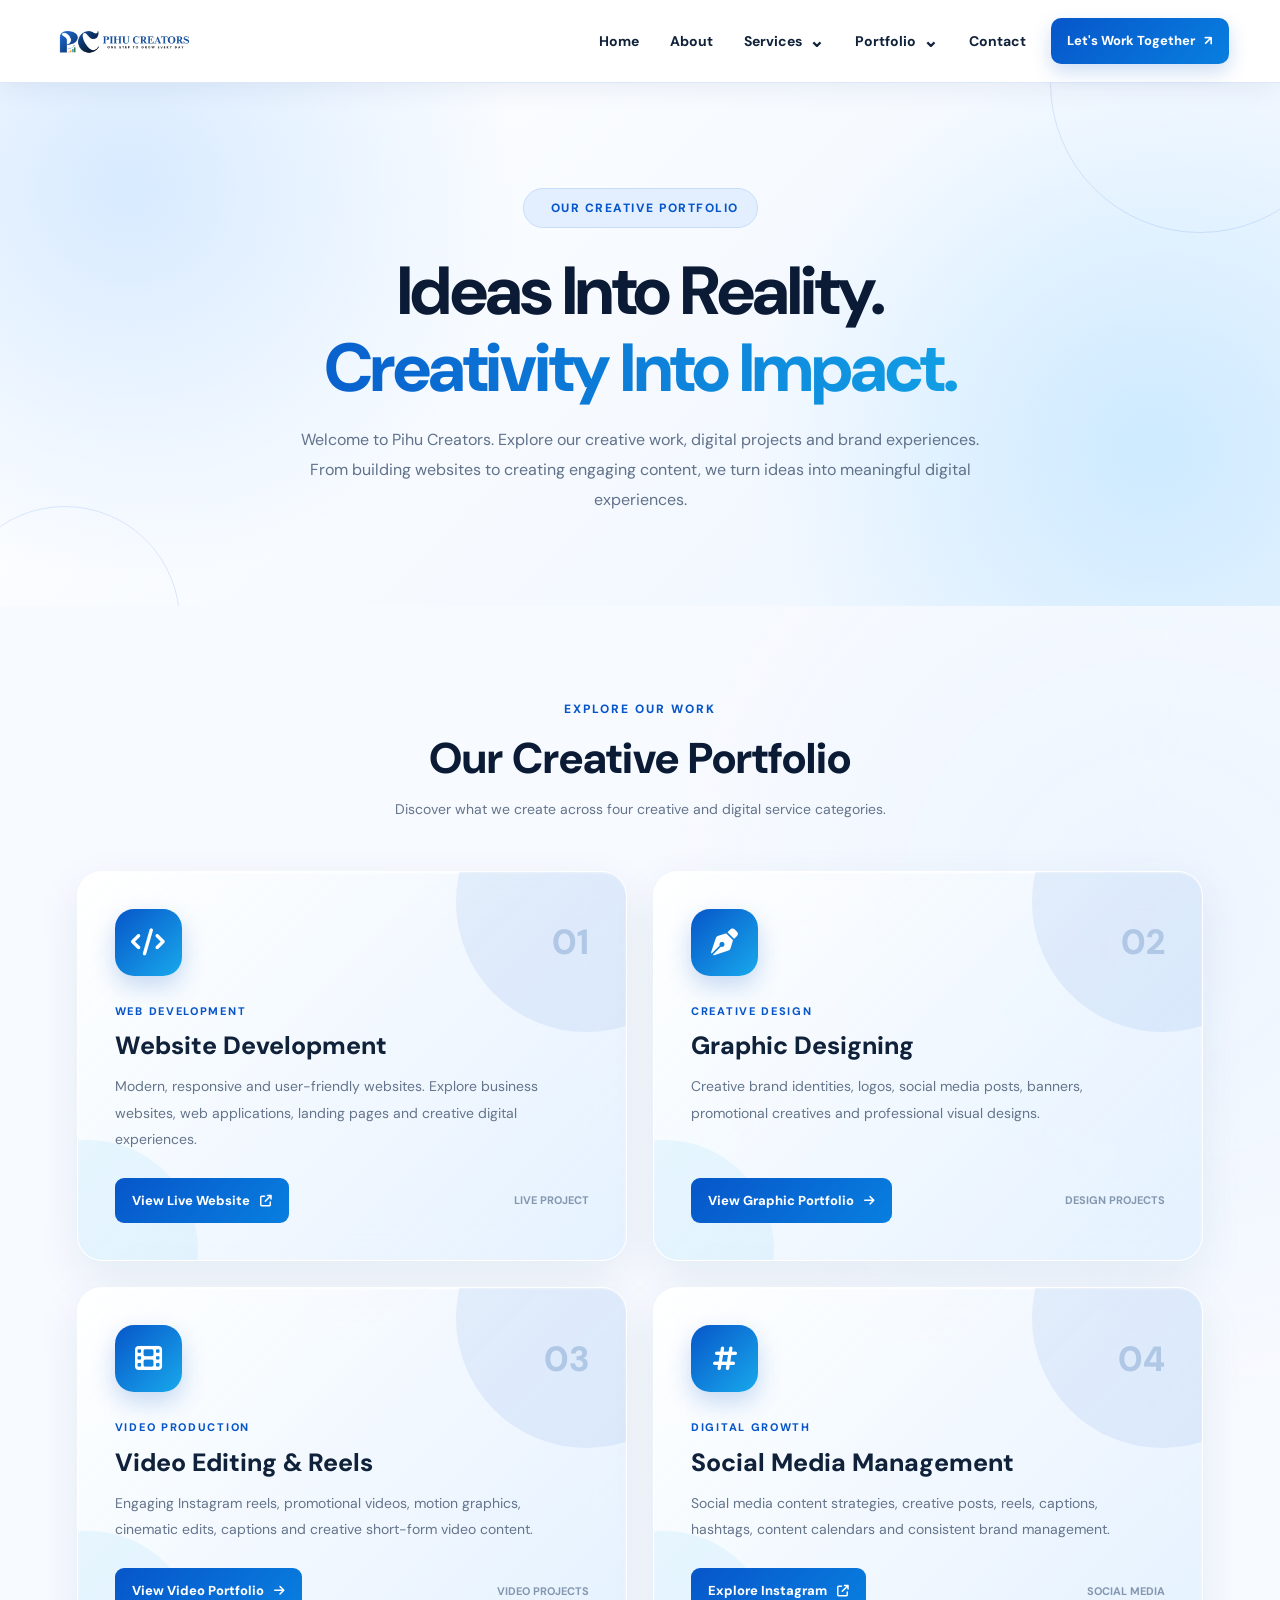
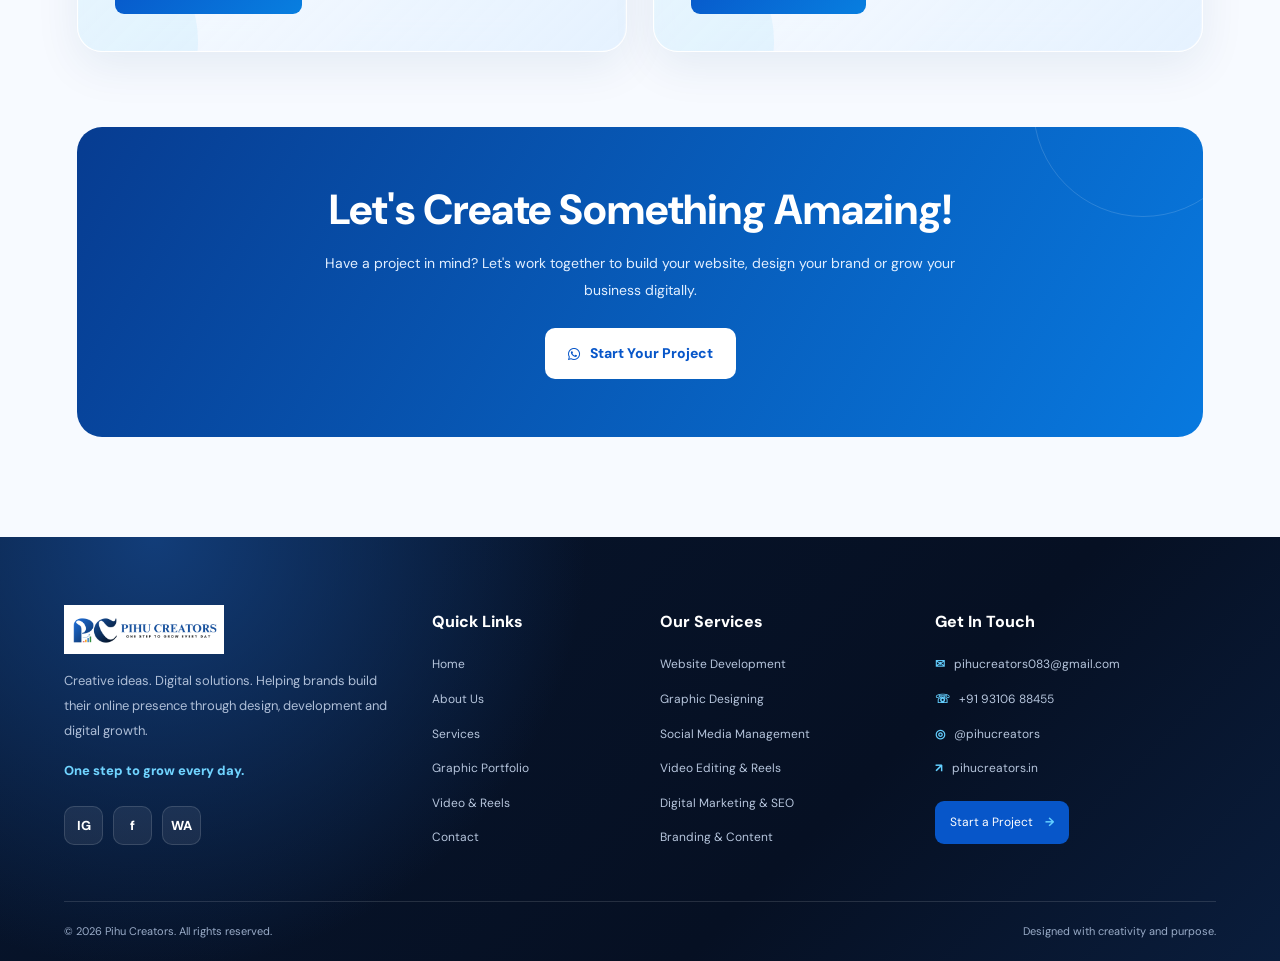
<file: portfolio-page.html>
<!DOCTYPE html>
<html lang="en">
<head>
<meta charset="UTF-8">
<meta name="viewport" content="width=device-width, initial-scale=1.0">
<meta name="theme-color" content="#0756c9">

<title>Our Portfolio | Pihu Creators</title>
<meta name="description" content="Explore Pihu Creators portfolio featuring website development, graphic designing, video editing and social media management.">

<link rel="preconnect" href="https://fonts.googleapis.com">
<link rel="preconnect" href="https://fonts.gstatic.com" crossorigin>
<link href="https://fonts.googleapis.com/css2?family=DM+Sans:wght@400;500;600;700;800&display=swap" rel="stylesheet">

<link href="https://cdn.jsdelivr.net/npm/bootstrap@5.3.3/dist/css/bootstrap.min.css" rel="stylesheet">

<link rel="stylesheet" href="CSS%20FOLDER/style.css">

<link rel="stylesheet" href="https://cdnjs.cloudflare.com/ajax/libs/font-awesome/6.5.2/css/all.min.css">

<style>

/* ==============================
   NAVBAR AND FOOTER - INDEX SAME
================================ */

.pc-header, .pc-header *, .pc-footer, .pc-footer * {
  box-sizing: border-box;
}

.pc-header {
  position: sticky;
  top: 0;
  z-index: 9999;
  width: 100%;
  background: rgba(255,255,255,.97);
  border-bottom: 1px solid #dce8f8;
  box-shadow: 0 5px 25px rgba(14,48,95,.07);
  backdrop-filter: blur(18px);
  font-family: "DM Sans", sans-serif;
}

.pc-header-inner {
  width: min(1320px,92%);
  min-height: 82px;
  margin: auto;
  display: flex;
  align-items: center;
  justify-content: space-between;
  gap: 24px;
}

.pc-logo {
  display: inline-flex;
  align-items: center;
  flex-shrink: 0;
}

.pc-logo img {
  display: block;
  width: 145px;
  max-height: 64px;
  object-fit: contain;
}

.pc-navigation {
  display: flex;
  align-items: center;
  justify-content: flex-end;
  gap: 5px;
}

.pc-navigation a, .pc-dropdown-toggle {
  font-family: inherit;
  text-decoration: none;
}

.pc-nav-link, .pc-dropdown-toggle {
  display: inline-flex;
  align-items: center;
  justify-content: center;
  gap: 7px;
  padding: 12px 13px;
  color: #10213a;
  font-size: 14px;
  font-weight: 700;
  white-space: nowrap;
  border: 0;
  border-radius: 9px;
  background: transparent;
  cursor: pointer;
  transition: color .2s ease, background .2s ease;
}

.pc-nav-link:hover,
.pc-dropdown-toggle:hover,
.pc-dropdown.open > .pc-dropdown-toggle {
  color: #0756c9;
  background: #edf5ff;
}

.pc-dropdown {
  position: relative;
}

.pc-chevron {
  font-size: 18px;
  transition: transform .2s ease;
}

.pc-dropdown.open .pc-chevron {
  transform: rotate(180deg);
}

.pc-dropdown-menu {
  position: absolute;
  top: calc(100% + 10px);
  left: 0;
  z-index: 10000;
  width: 315px;
  padding: 9px;
  visibility: hidden;
  opacity: 0;
  transform: translateY(7px);
  pointer-events: none;
  background: #fff;
  border: 1px solid #e2eaf5;
  border-radius: 15px;
  box-shadow: 0 18px 50px rgba(13,45,89,.16);
  transition: opacity .2s ease, transform .2s ease, visibility .2s ease;
}

.pc-dropdown:hover > .pc-dropdown-menu,
.pc-dropdown:focus-within > .pc-dropdown-menu,
.pc-dropdown.open > .pc-dropdown-menu {
  visibility: visible;
  opacity: 1;
  transform: translateY(0);
  pointer-events: auto;
}

.pc-dropdown-menu > a {
  display: flex;
  align-items: center;
  gap: 12px;
  padding: 11px 10px;
  color: #10213a;
  border-radius: 10px;
}

.pc-dropdown-menu > a:hover {
  background: #edf5ff;
}

.pc-dropdown-menu > a > span:last-child {
  display: flex;
  flex-direction: column;
  gap: 4px;
}

.pc-dropdown-menu strong {
  font-size: 13px;
  font-weight: 800;
}

.pc-dropdown-menu small {
  color: #64748b;
  font-size: 11px;
  line-height: 1.5;
}

.pc-menu-icon {
  display: grid;
  place-items: center;
  flex-shrink: 0;
  width: 39px;
  height: 39px;
  color: #0756c9;
  background: #eaf3ff;
  border-radius: 10px;
  font-size: 19px;
}

.pc-header-cta {
  display: inline-flex;
  align-items: center;
  justify-content: center;
  gap: 9px;
  margin-left: 7px;
  padding: 13px 16px;
  color: #fff !important;
  background: linear-gradient(135deg,#0756c9,#087fe0);
  border-radius: 10px;
  font-size: 13px;
  font-weight: 800;
  white-space: nowrap;
  box-shadow: 0 8px 20px rgba(7,86,201,.2);
  transition: transform .2s ease;
}

.pc-header-cta:hover {
  transform: translateY(-2px);
}

.pc-menu-toggle {
  display: none;
  width: 44px;
  height: 43px;
  padding: 10px;
  align-items: center;
  justify-content: center;
  flex-direction: column;
  gap: 5px;
  border: 1px solid #e2eaf5;
  border-radius: 10px;
  background: #fff;
  cursor: pointer;
}

.pc-menu-toggle span {
  width: 21px;
  height: 2px;
  background: #07377f;
  border-radius: 4px;
  transition: .2s;
}

.pc-menu-toggle.active span:first-child {
  transform: translateY(7px) rotate(45deg);
}

.pc-menu-toggle.active span:nth-child(2) {
  opacity: 0;
}

.pc-menu-toggle.active span:last-child {
  transform: translateY(-7px) rotate(-45deg);
}

/* FOOTER */

.pc-footer {
  color: #dce8fb;
  background: radial-gradient(circle at 12% 0%,#123d79 0,transparent 36%),
              linear-gradient(135deg,#07152d,#061023 65%,#0a1d3c);
  font-family: "DM Sans",sans-serif;
}

.pc-footer-main {
  width: min(1320px,90%);
  margin: auto;
  padding: 68px 0 52px;
  display: grid;
  grid-template-columns: 1.4fr .8fr 1fr 1.2fr;
  gap: 40px;
}

.pc-footer-logo {
  display: inline-flex;
  margin-bottom: 15px;
}

.pc-footer-logo img {
  display: block;
  width: 160px;
  max-height: 75px;
  object-fit: contain;
}

.pc-footer-brand > p {
  max-width: 340px;
  color: #aebed7;
  font-size: 13px;
  line-height: 1.9;
}

.pc-footer-brand .pc-tagline {
  color: #70d4ff;
  font-weight: 800;
}

.pc-social-links {
  display: flex;
  gap: 10px;
  margin-top: 22px;
}

.pc-social-links a {
  display: grid;
  place-items: center;
  width: 39px;
  height: 39px;
  color: #fff;
  text-decoration: none;
  font-size: 13px;
  font-weight: 800;
  background: #ffffff12;
  border: 1px solid #ffffff22;
  border-radius: 10px;
  transition: .2s;
}

.pc-social-links a:hover {
  background: #0756c9;
  transform: translateY(-3px);
}

.pc-footer-column {
  display: flex;
  flex-direction: column;
  align-items: flex-start;
  gap: 13px;
}

.pc-footer-column h3 {
  margin: 7px 0 10px;
  color: #fff;
  font-size: 16px;
  font-weight: 800;
}

.pc-footer-column > a {
  color: #b6c5dc;
  font-size: 12px;
  line-height: 1.8;
  text-decoration: none;
  overflow-wrap: anywhere;
}

.pc-footer-column > a:hover {
  color: #71d7ff;
}

.pc-footer-contact > a:not(.pc-footer-cta) {
  display: flex;
  gap: 9px;
  align-items: flex-start;
}

.pc-footer-contact > a > span {
  color: #64cfff;
  font-weight: 800;
}

.pc-footer-cta {
  display: inline-flex;
  gap: 12px;
  margin-top: 8px;
  padding: 11px 15px;
  color: #fff !important;
  background: #0756c9;
  border-radius: 9px;
}

.pc-footer-bottom {
  width: min(1320px,90%);
  margin: auto;
  padding: 20px 0;
  display: flex;
  align-items: center;
  justify-content: space-between;
  gap: 14px;
  border-top: 1px solid #ffffff20;
}

.pc-footer-bottom p {
  margin: 0;
  color: #9aacc8;
  font-size: 11px;
  line-height: 1.7;
}

/* NAVBAR RESPONSIVE */

@media (max-width: 1050px) {
  .pc-header-inner {
    width: 94%;
    min-height: 74px;
  }

  .pc-logo img {
    width: 130px;
  }

  .pc-menu-toggle {
    display: flex;
    flex-shrink: 0;
  }

  .pc-navigation {
    position: absolute;
    top: 100%;
    left: 0;
    right: 0;
    display: none;
    max-height: calc(100vh - 74px);
    overflow-y: auto;
    padding: 17px 5% 24px;
    align-items: stretch;
    flex-direction: column;
    gap: 5px;
    background: #fff;
    border-top: 1px solid #e2eaf5;
    box-shadow: 0 18px 28px #0d2d591f;
  }

  .pc-navigation.open {
    display: flex;
  }

  .pc-nav-link, .pc-dropdown-toggle {
    width: 100%;
    min-height: 45px;
    justify-content: space-between;
    padding: 12px 14px;
    font-size: 14px;
  }

  .pc-dropdown {
    width: 100%;
  }

  .pc-dropdown-menu {
    position: static;
    display: none;
    width: 100%;
    margin: 0 0 8px;
    padding: 7px;
    visibility: visible;
    opacity: 1;
    transform: none;
    pointer-events: auto;
    box-shadow: none;
    background: #f9fbff;
  }

  .pc-dropdown.open > .pc-dropdown-menu {
    display: block;
  }

  .pc-dropdown:hover > .pc-dropdown-menu {
    display: none;
  }

  .pc-dropdown.open:hover > .pc-dropdown-menu {
    display: block;
  }

  .pc-header-cta {
    min-height: 45px;
    margin: 9px 0 0;
  }

  .pc-footer-main {
    grid-template-columns: repeat(2,minmax(0,1fr));
    gap: 35px;
  }
}

@media (max-width: 560px) {
  .pc-header-inner {
    min-height: 68px;
  }

  .pc-logo img {
    width: 115px;
    max-height: 53px;
  }

  .pc-navigation {
    max-height: calc(100vh - 68px);
  }

  .pc-footer-main {
    width: 90%;
    padding: 48px 0 34px;
    grid-template-columns: 1fr;
    gap: 30px;
  }

  .pc-footer-brand > p {
    max-width: 100%;
  }

  .pc-footer-bottom {
    width: 90%;
    align-items: flex-start;
    flex-direction: column;
    gap: 7px;
  }
}

/* ==============================
   PORTFOLIO PAGE DESIGN
================================ */

* {
  box-sizing: border-box;
}

body {
  margin: 0;
  font-family: "DM Sans", sans-serif;
  color: #10213a;
  background: #f7faff;
}

a {
  text-decoration: none;
}

/* HERO */

.portfolio-hero {
  position: relative;
  overflow: hidden;
  padding: 105px 6% 90px;
  text-align: center;
  background:
    radial-gradient(circle at 10% 20%,#d7eaff 0,transparent 32%),
    radial-gradient(circle at 90% 70%,#cdeaff 0,transparent 33%),
    linear-gradient(135deg,#fff,#edf5ff);
}

.portfolio-hero::before,
.portfolio-hero::after {
  content: "";
  position: absolute;
  border: 1px solid rgba(7,86,201,.12);
  border-radius: 50%;
  pointer-events: none;
}

.portfolio-hero::before {
  width: 300px;
  height: 300px;
  top: -150px;
  right: -70px;
}

.portfolio-hero::after {
  width: 230px;
  height: 230px;
  bottom: -130px;
  left: -50px;
}

.portfolio-hero-content {
  position: relative;
  z-index: 1;
  max-width: 850px;
  margin: auto;
}

.portfolio-label {
  display: inline-flex;
  align-items: center;
  gap: 9px;
  padding: 10px 18px;
  color: #0756c9;
  background: #e3efff;
  border: 1px solid #c8ddfa;
  border-radius: 40px;
  font-size: 12px;
  font-weight: 800;
  letter-spacing: 1.5px;
}

.portfolio-hero h1 {
  margin: 25px 0 18px;
  color: #0b1b35;
  font-size: clamp(40px,6vw,68px);
  font-weight: 800;
  line-height: 1.13;
  letter-spacing: -2.5px;
}

.portfolio-hero h1 span {
  display: block;
  color: #0756c9;
  background: linear-gradient(90deg,#0756c9,#13a9e9);
  -webkit-background-clip: text;
  background-clip: text;
  -webkit-text-fill-color: transparent;
}

.portfolio-hero p {
  max-width: 680px;
  margin: auto;
  color: #60718a;
  font-size: 16px;
  line-height: 1.9;
}

/* PORTFOLIO SECTION */

.portfolio-work {
  padding: 90px 6% 100px;
  background:
    radial-gradient(circle at 90% 20%,#edf5ff 0,transparent 30%),
    #f7faff;
}

.portfolio-container {
  width: 100%;
  max-width: 1200px;
  margin: auto;
}

.portfolio-section-heading {
  margin-bottom: 48px;
  text-align: center;
}

.portfolio-section-heading span {
  color: #0756c9;
  font-size: 12px;
  font-weight: 800;
  letter-spacing: 2px;
}

.portfolio-section-heading h2 {
  margin: 13px 0;
  color: #0b1b35;
  font-size: clamp(29px,4vw,43px);
  font-weight: 800;
}

.portfolio-section-heading p {
  color: #64748b;
  font-size: 14px;
  line-height: 1.8;
}

/* FOUR CARDS */

.portfolio-grid {
  display: grid;
  grid-template-columns: repeat(2,minmax(0,1fr));
  gap: 26px;
}

.portfolio-card {
  position: relative;
  display: flex;
  flex-direction: column;
  align-items: flex-start;
  min-height: 355px;
  padding: 37px;
  overflow: hidden;
  isolation: isolate;
  border: 1px solid rgba(255,255,255,.95);
  border-radius: 25px;
  background: linear-gradient(
    135deg,
    rgba(255,255,255,.91),
    rgba(222,238,255,.72)
  );
  backdrop-filter: blur(20px);
  -webkit-backdrop-filter: blur(20px);
  box-shadow:
    0 15px 45px rgba(15,60,115,.08),
    inset 0 1px 2px rgba(255,255,255,.95);
  transition: transform .35s ease, box-shadow .35s ease, border .35s ease;
}

.portfolio-card::before {
  content: "";
  position: absolute;
  z-index: -1;
  top: -100px;
  right: -90px;
  width: 260px;
  height: 260px;
  border-radius: 50%;
  background: rgba(7,86,201,.075);
  transition: transform .45s ease;
}

.portfolio-card::after {
  content: "";
  position: absolute;
  z-index: -1;
  bottom: -100px;
  left: -100px;
  width: 220px;
  height: 220px;
  border-radius: 50%;
  background: rgba(24,169,236,.07);
}

.portfolio-card:hover {
  transform: translateY(-10px);
  border-color: #a9d0ff;
  box-shadow: 0 25px 60px rgba(7,86,201,.14);
}

.portfolio-card:hover::before {
  transform: scale(1.4);
}

.portfolio-card-top {
  display: flex;
  align-items: center;
  justify-content: space-between;
  width: 100%;
}

.portfolio-icon {
  display: grid;
  place-items: center;
  width: 67px;
  height: 67px;
  color: #fff;
  font-size: 27px;
  border-radius: 19px;
  background: linear-gradient(135deg,#0756c9,#18a9ec);
  box-shadow: 0 10px 25px rgba(7,86,201,.22);
  transition: transform .35s ease;
}

.portfolio-card:hover .portfolio-icon {
  transform: rotate(-7deg) scale(1.06);
}

.portfolio-number {
  color: #b0c8e5;
  font-size: 35px;
  font-weight: 800;
}

.portfolio-category {
  margin-top: 27px;
  color: #0756c9;
  font-size: 11px;
  font-weight: 800;
  letter-spacing: 1.7px;
}

.portfolio-card h3 {
  margin: 12px 0;
  color: #10213a;
  font-size: 25px;
  font-weight: 800;
}

.portfolio-card p {
  max-width: 450px;
  margin: 0;
  color: #64748b;
  font-size: 14px;
  line-height: 1.9;
}

.portfolio-card-bottom {
  display: flex;
  align-items: center;
  justify-content: space-between;
  gap: 12px;
  width: 100%;
  margin-top: auto;
  padding-top: 25px;
}

.portfolio-card-link {
  display: inline-flex;
  align-items: center;
  gap: 10px;
  padding: 13px 17px;
  color: white;
  background: linear-gradient(135deg,#0756c9,#087fe0);
  border-radius: 9px;
  font-size: 13px;
  font-weight: 800;
  transition: .3s ease;
}

.portfolio-card-link:hover {
  color: #fff;
  background: #063f9d;
  transform: translateX(4px);
}

.portfolio-card-link i {
  font-size: 12px;
}

.portfolio-card-bottom .card-type {
  color: #8497b0;
  font-size: 11px;
  font-weight: 700;
}

/* CTA */

.portfolio-cta {
  position: relative;
  margin-top: 75px;
  padding: 58px 25px;
  overflow: hidden;
  text-align: center;
  color: #fff;
  border-radius: 25px;
  background: linear-gradient(120deg,#073c91,#0879df);
}

.portfolio-cta::before {
  content: "";
  position: absolute;
  width: 220px;
  height: 220px;
  top: -130px;
  right: -50px;
  border: 1px solid #ffffff25;
  border-radius: 50%;
}

.portfolio-cta h2 {
  position: relative;
  margin: 0 0 15px;
  font-size: clamp(28px,4vw,42px);
  font-weight: 800;
}

.portfolio-cta p {
  position: relative;
  max-width: 650px;
  margin: 0 auto 25px;
  color: #e2efff;
  font-size: 14px;
  line-height: 1.9;
}

.portfolio-cta a {
  position: relative;
  display: inline-flex;
  align-items: center;
  gap: 10px;
  padding: 15px 23px;
  color: #0756c9;
  background: #fff;
  border-radius: 10px;
  font-size: 14px;
  font-weight: 800;
  transition: .3s;
}

.portfolio-cta a:hover {
  color: #063f9d;
  transform: translateY(-4px);
  box-shadow: 0 10px 25px #001e5050;
}

/* RESPONSIVE */

@media(max-width:800px) {
  .portfolio-hero {
    padding: 85px 5% 75px;
  }

  .portfolio-work {
    padding: 70px 5% 80px;
  }

  .portfolio-grid {
    gap: 18px;
  }

  .portfolio-card {
    padding: 28px;
    min-height: 370px;
  }
}

@media(max-width:600px) {
  .portfolio-hero {
    padding: 70px 5% 60px;
  }

  .portfolio-hero h1 {
    font-size: 40px;
    letter-spacing: -1.5px;
  }

  .portfolio-hero p {
    font-size: 14px;
  }

  .portfolio-work {
    padding: 55px 5% 65px;
  }

  .portfolio-section-heading {
    margin-bottom: 30px;
  }

  .portfolio-grid {
    grid-template-columns: 1fr;
    gap: 20px;
  }

  .portfolio-card {
    min-height: 335px;
    padding: 27px;
  }

  .portfolio-card h3 {
    font-size: 22px;
  }

  .portfolio-card-bottom {
    flex-wrap: wrap;
  }

  .portfolio-cta {
    margin-top: 50px;
    padding: 43px 20px;
  }
}

@media(prefers-reduced-motion:reduce) {
  .portfolio-card,
  .portfolio-icon,
  .portfolio-card-link,
  .portfolio-cta a {
    transition: none;
  }
}


/* ==========================================
   PIHU CREATORS PORTFOLIO
   MOBILE FOOTER RESPONSIVE FIX
========================================== */

@media screen and (max-width: 560px) {

  footer.pc-footer .pc-footer-main {
    width: 90% !important;
    margin: 0 auto !important;
    padding: 35px 0 28px !important;

    display: grid !important;
    grid-template-columns: repeat(2, minmax(0, 1fr)) !important;
    gap: 28px 16px !important;
    align-items: start !important;
  }

  /* Brand full width */
  footer.pc-footer .pc-footer-brand {
    grid-column: 1 / -1 !important;
    min-width: 0 !important;
  }

  footer.pc-footer .pc-footer-logo img {
    width: 145px !important;
    max-width: 100% !important;
    height: auto !important;
  }

  footer.pc-footer .pc-footer-brand > p {
    max-width: 100% !important;
    font-size: 12px !important;
    line-height: 1.8 !important;
  }

  footer.pc-footer .pc-social-links {
    display: flex !important;
    flex-wrap: wrap !important;
    gap: 9px !important;
    margin-top: 15px !important;
  }

  /* Quick Links + Our Services side by side */
  footer.pc-footer .pc-footer-column:not(.pc-footer-contact) {
    display: flex !important;
    flex-direction: column !important;
    align-items: flex-start !important;
    gap: 10px !important;
    min-width: 0 !important;
  }

  footer.pc-footer .pc-footer-column h3 {
    margin: 0 0 7px !important;
    font-size: 14px !important;
    line-height: 1.5 !important;
  }

  footer.pc-footer .pc-footer-column > a {
    max-width: 100% !important;
    font-size: 11px !important;
    line-height: 1.7 !important;
    overflow-wrap: anywhere !important;
  }

  /* Contact section full width */
  footer.pc-footer .pc-footer-column.pc-footer-contact {
    grid-column: 1 / -1 !important;
    min-width: 0 !important;
    display: flex !important;
    flex-direction: column !important;
    align-items: flex-start !important;
    gap: 12px !important;
  }

  footer.pc-footer .pc-footer-contact > a:not(.pc-footer-cta) {
    display: flex !important;
    align-items: flex-start !important;
    gap: 8px !important;
    max-width: 100% !important;
    overflow-wrap: anywhere !important;
  }

  footer.pc-footer .pc-footer-cta {
    display: inline-flex !important;
    width: fit-content !important;
    max-width: 100% !important;
    margin-top: 5px !important;
  }

  /* Copyright section */
  footer.pc-footer .pc-footer-bottom {
    width: 90% !important;
    margin: 0 auto !important;
    padding: 16px 0 !important;

    display: flex !important;
    flex-direction: column !important;
    align-items: flex-start !important;
    justify-content: flex-start !important;
    gap: 7px !important;
  }

  footer.pc-footer .pc-footer-bottom p {
    font-size: 10px !important;
    line-height: 1.7 !important;
  }
}

/* Very small phones */
@media screen and (max-width: 360px) {

  footer.pc-footer .pc-footer-main {
    gap: 24px 12px !important;
  }

  footer.pc-footer .pc-footer-column h3 {
    font-size: 13px !important;
  }

  footer.pc-footer .pc-footer-column > a {
    font-size: 10px !important;
  }

  .portfolio-card {
    padding: 22px !important;
  }

  .portfolio-card-link {
    padding: 11px 13px !important;
    font-size: 12px !important;
  }
}

/* Tablet footer */
@media screen and (min-width: 561px) and (max-width: 900px) {

  footer.pc-footer .pc-footer-main {
    grid-template-columns: repeat(2, minmax(0, 1fr)) !important;
    gap: 30px !important;
  }
}


</style>
</head>

<body>

<!-- ==================================
     PIHU CREATORS NAVBAR - SAME AS INDEX
=================================== -->

<header class="pc-header">
  <div class="pc-header-inner">

    <a href="index.html" class="pc-logo" aria-label="Pihu Creators Home">
      <img src="images/white2nd.png" alt="Pihu Creators Logo">
    </a>

    <button class="pc-menu-toggle" type="button"
      aria-label="Toggle navigation"
      aria-expanded="false"
      aria-controls="pc-navigation">
      <span></span><span></span><span></span>
    </button>

    <nav class="pc-navigation" id="pc-navigation" aria-label="Main navigation">

      <a class="pc-nav-link" href="index.html">Home</a>
      <a class="pc-nav-link" href="about.html">About</a>

      <div class="pc-dropdown">
        <button class="pc-dropdown-toggle" type="button" aria-expanded="false">
          Services <span class="pc-chevron">⌄</span>
        </button>

        <div class="pc-dropdown-menu">

          <a href="services.html">
            <span class="pc-menu-icon">✦</span>
            <span><strong>All Services</strong><small>Explore our creative solutions</small></span>
          </a>

          <a href="services.html#social-media">
            <span class="pc-menu-icon">◎</span>
            <span><strong>Social Media Management</strong><small>Content planning and page growth</small></span>
          </a>

          <a href="graphic%20designs.html">
            <span class="pc-menu-icon">✎</span>
            <span><strong>Graphic Design</strong><small>Logos, posts, banners and branding</small></span>
          </a>

          <a href="video-content.html">
            <span class="pc-menu-icon">▶</span>
            <span><strong>Video Editing & Reels</strong><small>Reels, ads and promotional videos</small></span>
          </a>

          <a href="services.html#web-development">
            <span class="pc-menu-icon">⌘</span>
            <span><strong>Website Development</strong><small>Responsive business websites</small></span>
          </a>

        </div>
      </div>

      <div class="pc-dropdown">
        <button class="pc-dropdown-toggle" type="button" aria-expanded="false">
          Portfolio <span class="pc-chevron">⌄</span>
        </button>

        <div class="pc-dropdown-menu">

             <a href="portfolio-page.html">
            <span class="pc-menu-icon">▧</span>
            <span><strong>Portfolio</strong><small>Designs and brand creatives</small></span>
          </a>

          <a href="graphic designs.html">
            <span class="pc-menu-icon">▧</span>
            <span><strong>Graphic Portfolio</strong><small>Designs and brand creatives</small></span>
          </a>

          <a href="video-content.html">
            <span class="pc-menu-icon">▷</span>
            <span><strong>Video & Reels Portfolio</strong><small>Explore edited videos</small></span>
          </a>

          <a href="website-portfolio.html">
            <span class="pc-menu-icon">⌘</span>
            <span><strong>Website Projects</strong><small>Web and digital solutions</small></span>
          </a>

          <a href="smm.html">
            <span class="pc-menu-icon">⌘</span>
            <span><strong> Social Media Management</strong><small>Creatives with post</small></span>
          </a>

        </div>
      </div>

      <a class="pc-nav-link" href="contact.html">Contact</a>

      <a class="pc-header-cta"
         href="https://wa.me/919310688455"
         target="_blank"
         rel="noopener noreferrer">
        Let's Work Together <span>↗</span>
      </a>

    </nav>
  </div>
</header>


<!-- ==================================
     PORTFOLIO PAGE MAIN CONTENT
=================================== -->

<main>

  <!-- HERO -->

  <section class="portfolio-hero">

    <div class="portfolio-hero-content">

      <span class="portfolio-label">
        <i class="fa-solid fa-sparkles"></i>
        OUR CREATIVE PORTFOLIO
      </span>

      <h1>
        Ideas Into Reality.
        <span>Creativity Into Impact.</span>
      </h1>

      <p>
        Welcome to Pihu Creators. Explore our creative work,
        digital projects and brand experiences. From building
        websites to creating engaging content, we turn ideas
        into meaningful digital experiences.
      </p>

    </div>

  </section>


  <!-- FOUR PORTFOLIO CARDS -->

  <section class="portfolio-work">

    <div class="portfolio-container">

      <div class="portfolio-section-heading">

        <span>EXPLORE OUR WORK</span>

        <h2>Our Creative Portfolio</h2>

        <p>
          Discover what we create across four creative
          and digital service categories.
        </p>

      </div>


      <div class="portfolio-grid">


        <!-- CARD 01: WEBSITE -->

        <article class="portfolio-card">

          <div class="portfolio-card-top">

            <div class="portfolio-icon">
              <i class="fa-solid fa-code"></i>
            </div>

            <span class="portfolio-number">01</span>

          </div>

          <span class="portfolio-category">
            WEB DEVELOPMENT
          </span>

          <h3>Website Development</h3>

          <p>
            Modern, responsive and user-friendly websites.
            Explore business websites, web applications,
            landing pages and creative digital experiences.
          </p>

          <div class="portfolio-card-bottom">

            <a class="portfolio-card-link"
               href="https://priyanshimourya0120x.github.io/Perfume/"
               target="_blank"
               rel="noopener noreferrer">

              View Live Website
              <i class="fa-solid fa-arrow-up-right-from-square"></i>

            </a>

            <span class="card-type">LIVE PROJECT</span>

          </div>

        </article>


        <!-- CARD 02: GRAPHIC DESIGN -->

        <article class="portfolio-card">

          <div class="portfolio-card-top">

            <div class="portfolio-icon">
              <i class="fa-solid fa-pen-nib"></i>
            </div>

            <span class="portfolio-number">02</span>

          </div>

          <span class="portfolio-category">
            CREATIVE DESIGN
          </span>

          <h3>Graphic Designing</h3>

          <p>
            Creative brand identities, logos, social media
            posts, banners, promotional creatives and
            professional visual designs.
          </p>

          <div class="portfolio-card-bottom">

            <a class="portfolio-card-link"
               href="graphic designs.html">

              View Graphic Portfolio
              <i class="fa-solid fa-arrow-right"></i>

            </a>

            <span class="card-type">DESIGN PROJECTS</span>

          </div>

        </article>


        <!-- CARD 03: VIDEO EDITING -->

        <article class="portfolio-card">

          <div class="portfolio-card-top">

            <div class="portfolio-icon">
              <i class="fa-solid fa-film"></i>
            </div>

            <span class="portfolio-number">03</span>

          </div>

          <span class="portfolio-category">
            VIDEO PRODUCTION
          </span>

          <h3>Video Editing & Reels</h3>

          <p>
            Engaging Instagram reels, promotional videos,
            motion graphics, cinematic edits, captions
            and creative short-form video content.
          </p>

          <div class="portfolio-card-bottom">

            <a class="portfolio-card-link"
               href="video-content.html">

              View Video Portfolio
              <i class="fa-solid fa-arrow-right"></i>

            </a>

            <span class="card-type">VIDEO PROJECTS</span>

          </div>

        </article>


        <!-- CARD 04: SOCIAL MEDIA -->

        <article class="portfolio-card">

          <div class="portfolio-card-top">

            <div class="portfolio-icon">
              <i class="fa-solid fa-hashtag"></i>
            </div>

            <span class="portfolio-number">04</span>

          </div>

          <span class="portfolio-category">
            DIGITAL GROWTH
          </span>

          <h3>Social Media Management</h3>

          <p>
            Social media content strategies, creative posts,
            reels, captions, hashtags, content calendars
            and consistent brand management.
          </p>

          <div class="portfolio-card-bottom">

            <a class="portfolio-card-link"
               href="https://www.instagram.com/pihucreators/"
               target="_blank"
               rel="noopener noreferrer">

              Explore Instagram
              <i class="fa-solid fa-arrow-up-right-from-square"></i>

            </a>

            <span class="card-type">SOCIAL MEDIA</span>

          </div>

        </article>


      </div>


      <!-- CONTACT CTA -->

      <div class="portfolio-cta">

        <h2>Let's Create Something Amazing!</h2>

        <p>
          Have a project in mind? Let's work together to
          build your website, design your brand or grow
          your business digitally.
        </p>

        <a href="https://wa.me/919310688455"
           target="_blank"
           rel="noopener noreferrer">

          <i class="fa-brands fa-whatsapp"></i>
          Start Your Project

        </a>

      </div>

    </div>

  </section>

</main>


<!-- ==================================
     PIHU CREATORS FOOTER - SAME AS INDEX
=================================== -->

<footer class="pc-footer">

  <div class="pc-footer-main">

    <div class="pc-footer-brand">

      <a href="index.html" class="pc-footer-logo">
        <img src="images/white2nd.png" alt="Pihu Creators">
      </a>

      <p>
        Creative ideas. Digital solutions. Helping brands
        build their online presence through design,
        development and digital growth.
      </p>

      <p class="pc-tagline">
        One step to grow every day.
      </p>

      <div class="pc-social-links">

        <a href="https://www.instagram.com/pihucreators/"
           target="_blank"
           rel="noopener noreferrer"
           aria-label="Instagram">IG</a>

        <a href="https://www.facebook.com/pihucreators"
           target="_blank"
           rel="noopener noreferrer"
           aria-label="Facebook">f</a>

        <a href="https://wa.me/919310688455"
           target="_blank"
           rel="noopener noreferrer"
           aria-label="WhatsApp">WA</a>

      </div>

    </div>


    <div class="pc-footer-column">

      <h3>Quick Links</h3>

      <a href="index.html">Home</a>
      <a href="about.html">About Us</a>
      <a href="services.html">Services</a>
      <a href="graphic%20designs.html">Graphic Portfolio</a>
      <a href="video-content.html">Video & Reels</a>
      <a href="contact.html">Contact</a>

    </div>


    <div class="pc-footer-column">

      <h3>Our Services</h3>

      <a href="website-portfolio.html">Website Development</a>
      <a href="graphic%20designs.html">Graphic Designing</a>
      <a href="services.html#social-media">Social Media Management</a>
      <a href="video-content.html">Video Editing & Reels</a>
      <a href="services.html#digital-marketing">Digital Marketing & SEO</a>
      <a href="services.html#branding">Branding & Content</a>

    </div>


    <div class="pc-footer-column pc-footer-contact">

      <h3>Get In Touch</h3>

      <a href="mailto:pihucreators083@gmail.com">
        <span>✉</span> pihucreators083@gmail.com
      </a>

      <a href="https://wa.me/919310688455"
         target="_blank"
         rel="noopener noreferrer">
        <span>☏</span> +91 93106 88455
      </a>

      <a href="https://www.instagram.com/pihucreators/"
         target="_blank"
         rel="noopener noreferrer">
        <span>◎</span> @pihucreators
      </a>

      <a href="https://pihucreators.in">
        <span>↗</span> pihucreators.in
      </a>

      <a class="pc-footer-cta" href="contact.html">
        Start a Project <span>→</span>
      </a>

    </div>

  </div>


  <div class="pc-footer-bottom">

    <p>
      © <span id="pc-current-year"></span>
      Pihu Creators. All rights reserved.
    </p>

    <p>Designed with creativity and purpose.</p>

  </div>

</footer>


<!-- NAVBAR AND FOOTER JAVASCRIPT - SAME AS INDEX -->

<script>
document.addEventListener("DOMContentLoaded", () => {

  const menuToggle = document.querySelector(".pc-menu-toggle");
  const navigation = document.querySelector(".pc-navigation");
  const dropdowns = document.querySelectorAll(".pc-dropdown");

  function closeDropdowns(except = null) {

    dropdowns.forEach((dropdown) => {

      if (dropdown === except) return;

      dropdown.classList.remove("open");

      const button = dropdown.querySelector(".pc-dropdown-toggle");

      if (button) {
        button.setAttribute("aria-expanded", "false");
      }

    });

  }

  function closeMobileMenu() {

    if (!menuToggle || !navigation) return;

    menuToggle.classList.remove("active");
    navigation.classList.remove("open");

    menuToggle.setAttribute("aria-expanded", "false");

    closeDropdowns();

  }

  if (menuToggle && navigation) {

    menuToggle.addEventListener("click", () => {

      const isOpen = navigation.classList.toggle("open");

      menuToggle.classList.toggle("active", isOpen);

      menuToggle.setAttribute("aria-expanded", String(isOpen));

      if (!isOpen) closeDropdowns();

    });

  }

  dropdowns.forEach((dropdown) => {

    const button = dropdown.querySelector(".pc-dropdown-toggle");

    if (!button) return;

    button.addEventListener("click", (event) => {

      event.stopPropagation();

      const willOpen = !dropdown.classList.contains("open");

      closeDropdowns(dropdown);

      dropdown.classList.toggle("open", willOpen);

      button.setAttribute("aria-expanded", String(willOpen));

    });

  });

  document.addEventListener("click", (event) => {

    if (!event.target.closest(".pc-navigation")) {
      closeDropdowns();
    }

    if (
      navigation &&
      menuToggle &&
      !event.target.closest(".pc-header")
    ) {
      closeMobileMenu();
    }

  });

  document.querySelectorAll(".pc-navigation a").forEach((link) => {

    link.addEventListener("click", closeMobileMenu);

  });

  document.addEventListener("keydown", (event) => {

    if (event.key === "Escape") {
      closeMobileMenu();
    }

  });

  const year = document.getElementById("pc-current-year");

  if (year) {
    year.textContent = new Date().getFullYear();
  }

});
</script>

</body>
</html>
</file>
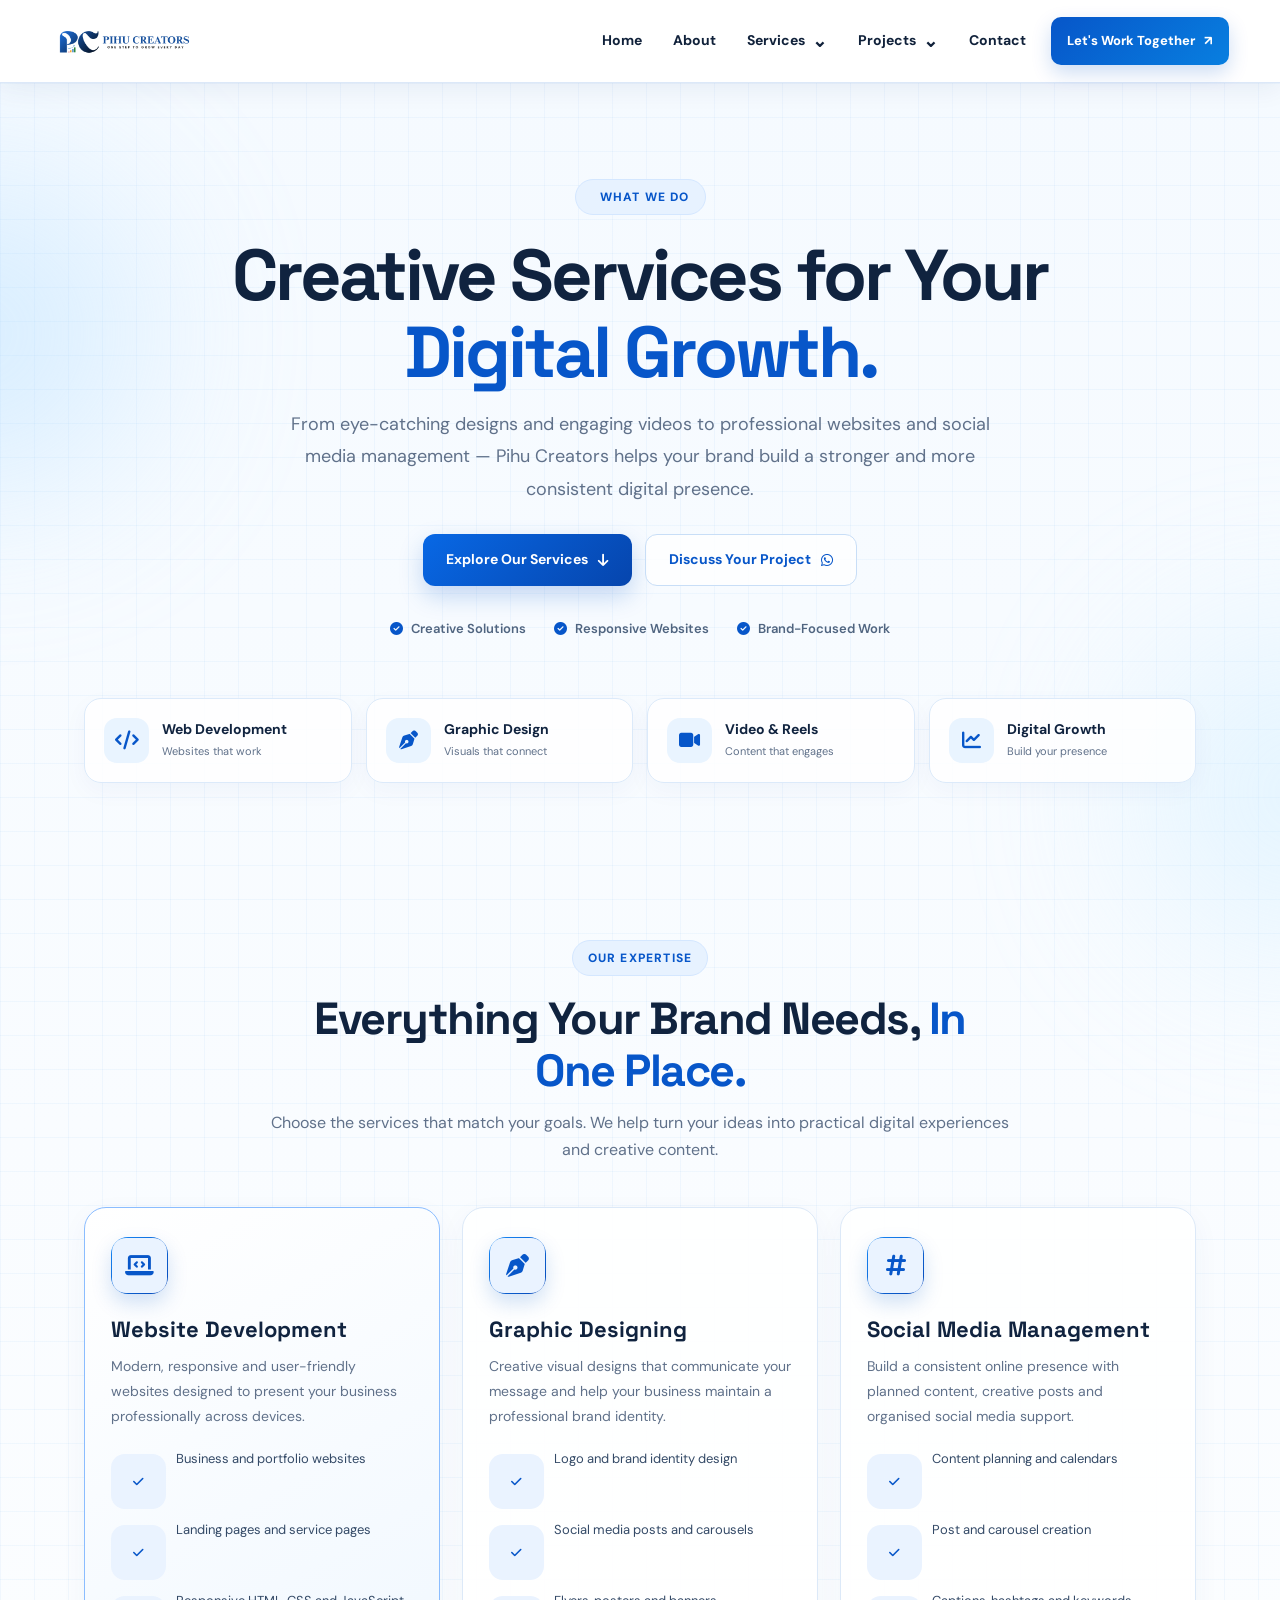
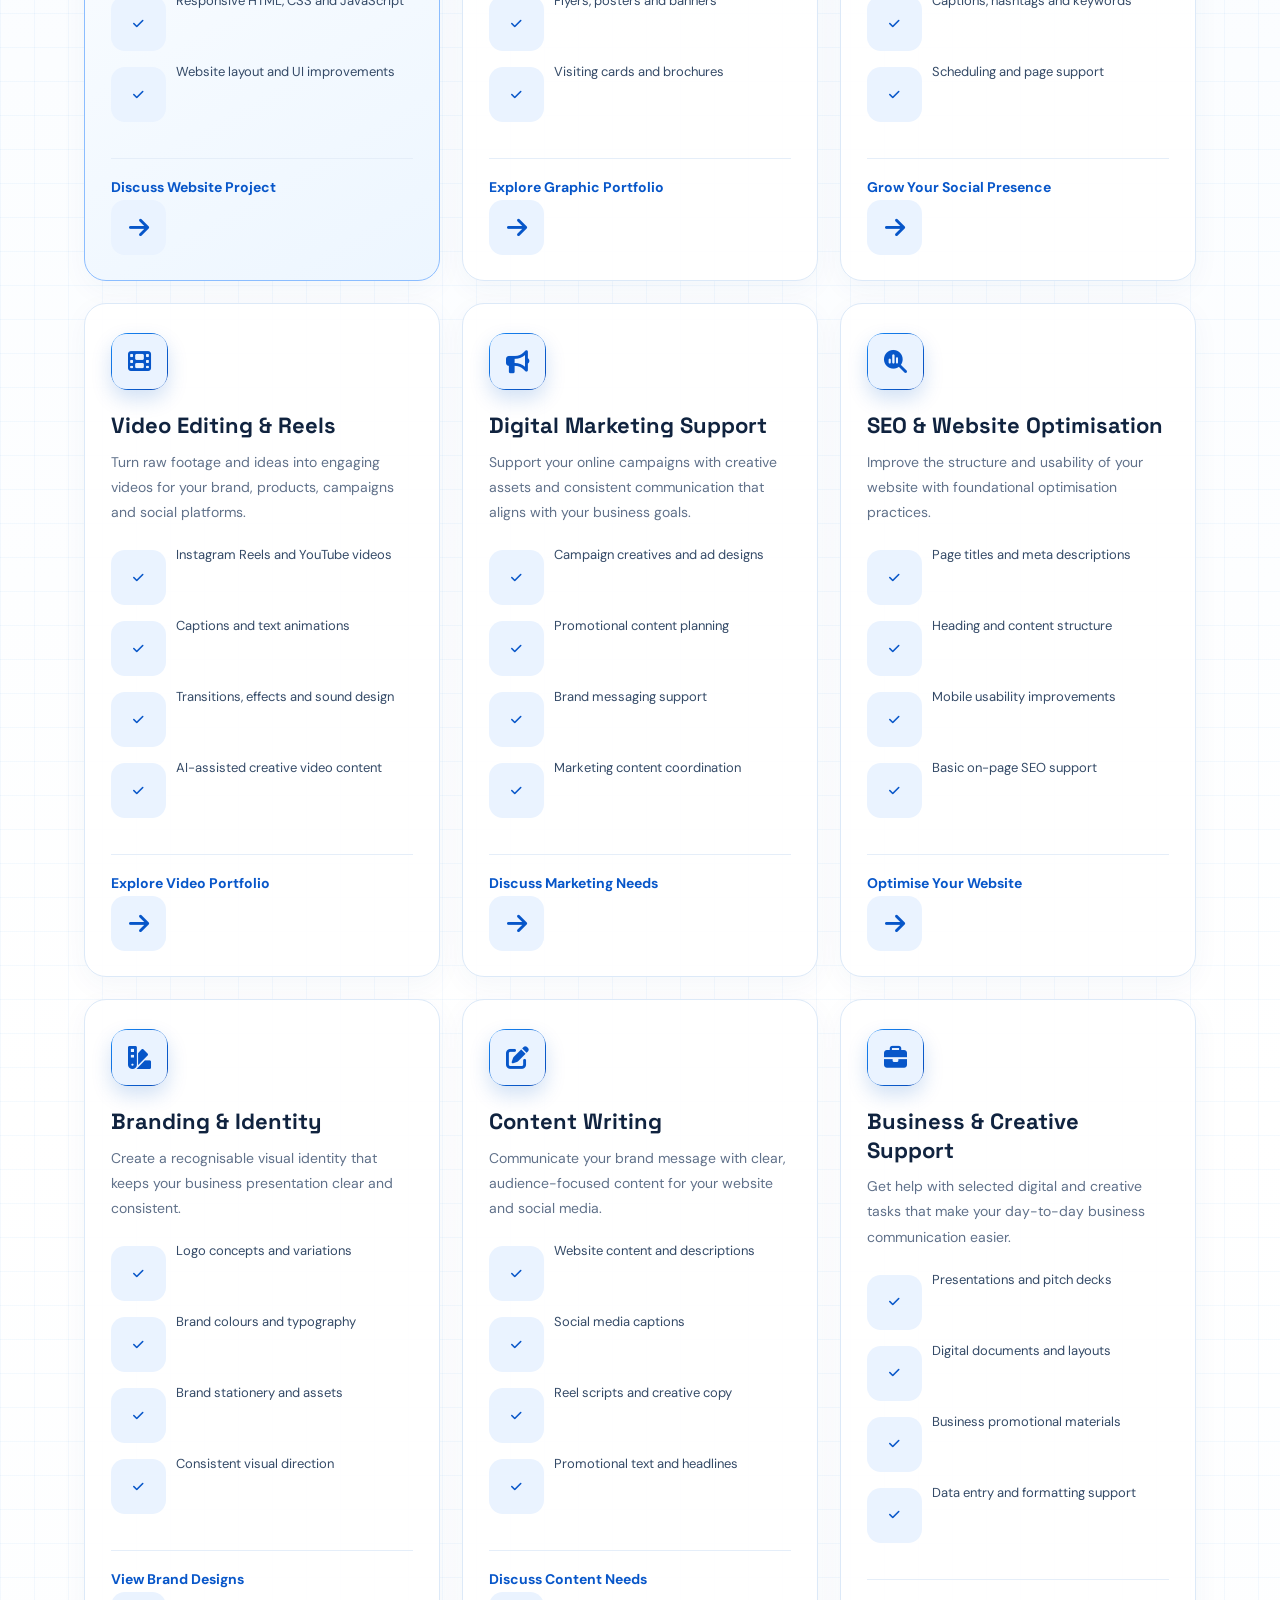
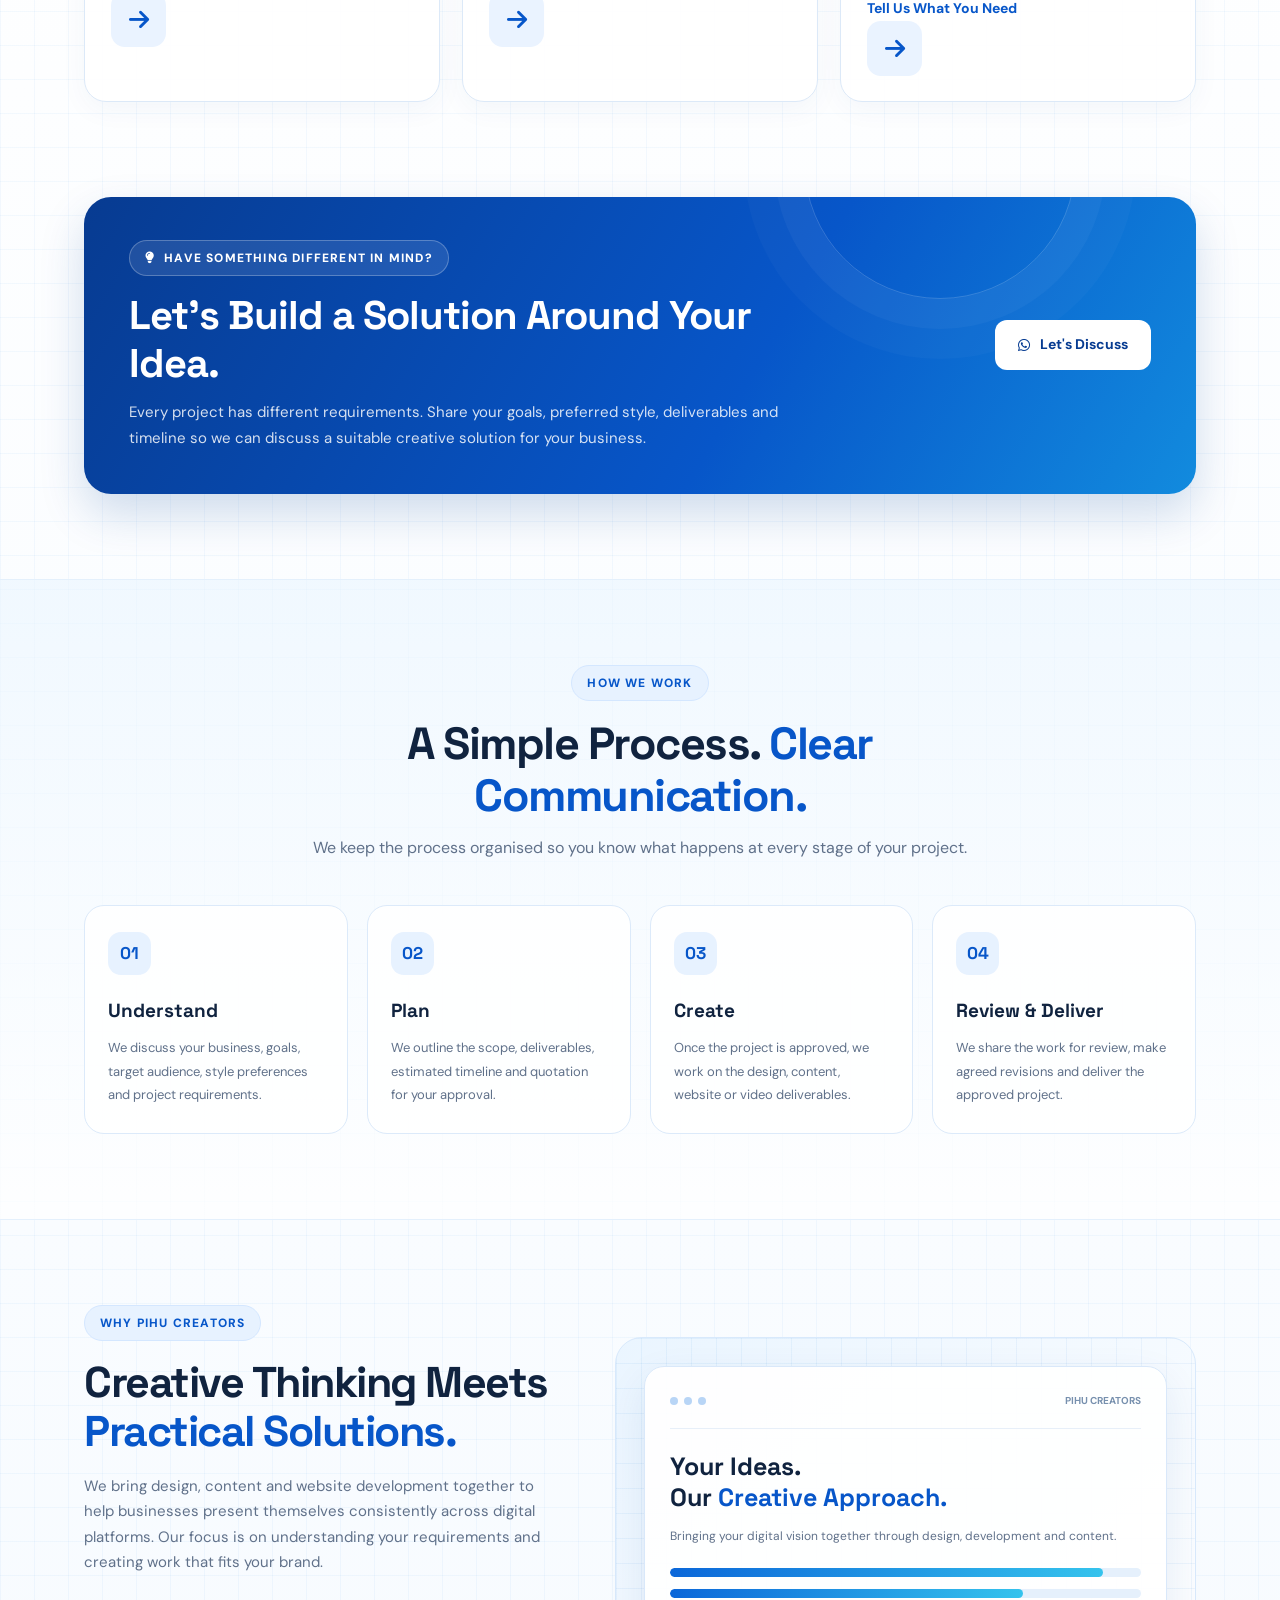
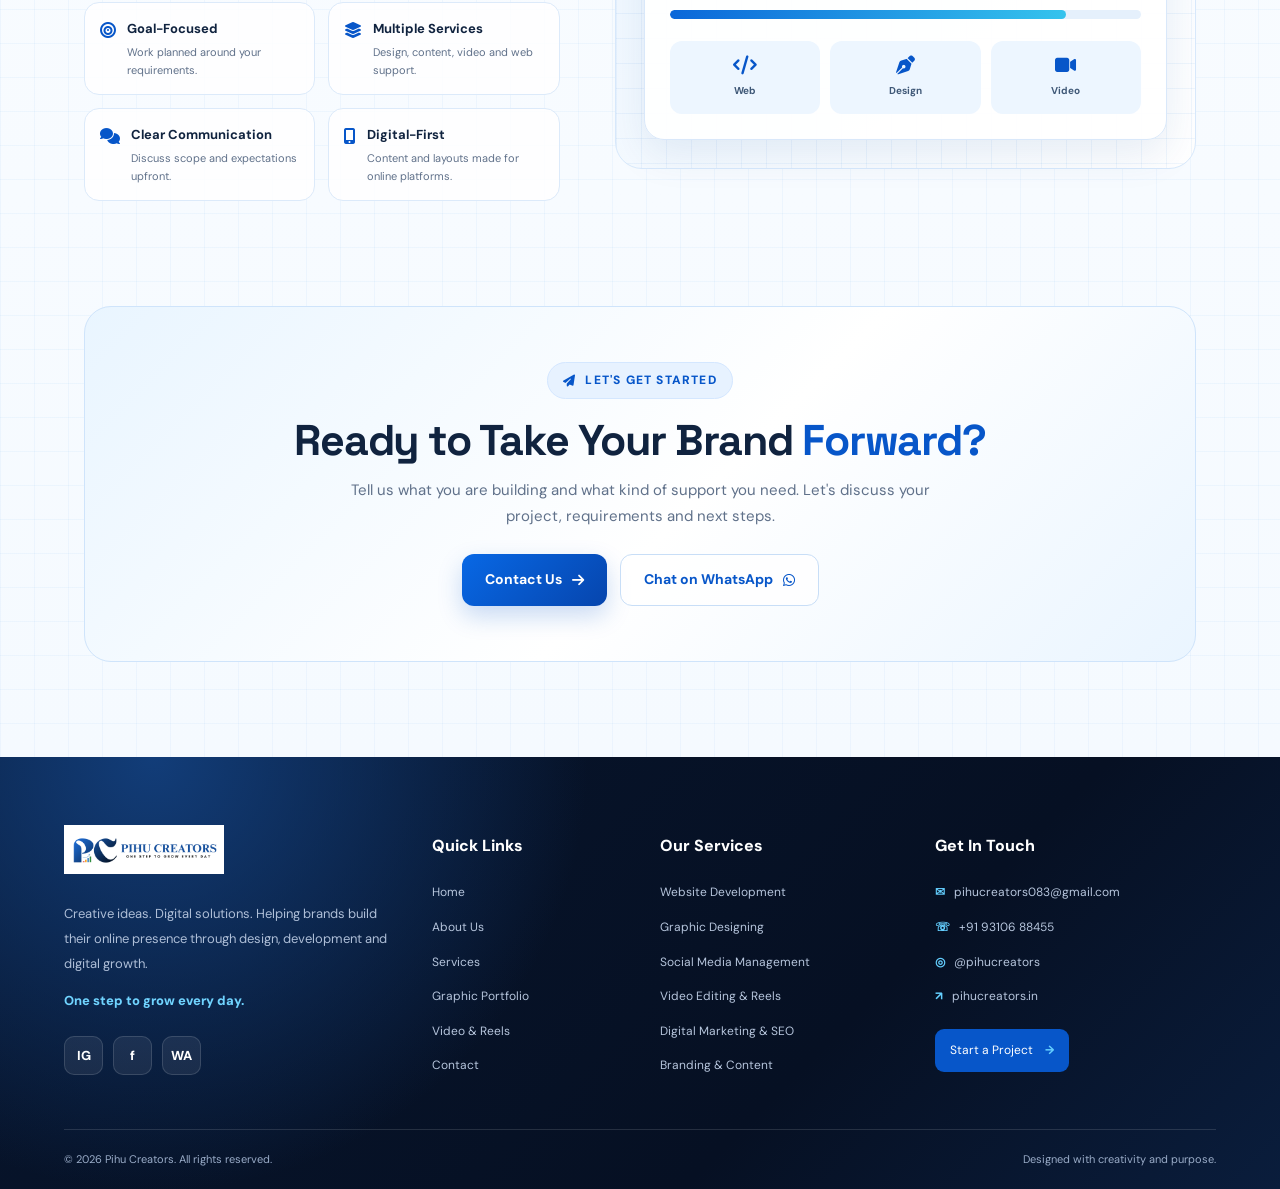
<file: services.html>
<!DOCTYPE html>
<html lang="en">
<head>
  <meta charset="UTF-8">
  <meta name="viewport" content="width=device-width, initial-scale=1.0">
  <meta name="theme-color" content="#0756c9">

  <title>Our Services | Pihu Creators — Design, Websites & Digital Growth</title>
  <meta name="description" content="Explore Pihu Creators services including website development, graphic design, social media management, video editing, branding, SEO and digital marketing support.">

  <link rel="icon" href="images/white2nd.png">
  <link rel="preconnect" href="https://fonts.googleapis.com">
  <link rel="preconnect" href="https://fonts.gstatic.com" crossorigin>
  <link href="https://fonts.googleapis.com/css2?family=DM+Sans:wght@400;500;600;700;800&family=Space+Grotesk:wght@400;500;600;700&display=swap" rel="stylesheet">

  <link rel="stylesheet" href="https://cdnjs.cloudflare.com/ajax/libs/font-awesome/6.5.2/css/all.min.css">
  <link rel="stylesheet" href="CSS%20FOLDER/style.css">

  <style>
    /* =========================================
       PIHU CREATORS - SERVICES PAGE
    ========================================= */

    :root {
      --blue: #0756c9;
      --blue-dark: #063b91;
      --sky: #eaf5ff;
      --cyan: #20b9ed;
      --ink: #10233f;
      --muted: #60718a;
      --white: #ffffff;
      --border: #dceafa;
      --shadow: 0 15px 40px rgba(7, 61, 145, 0.09);
      --radius: 22px;
    }

    * {
      box-sizing: border-box;
    }

    html {
      scroll-behavior: smooth;
      scroll-padding-top: 110px;
    }

    body {
      margin: 0;
      font-family: "DM Sans", sans-serif;
      color: var(--ink);
      background: #f8fbff;
      line-height: 1.7;
      overflow-x: hidden;
    }

    body, button, input, textarea {
      font-family: "DM Sans", sans-serif;
    }

    a {
      text-decoration: none;
    }

    img {
      max-width: 100%;
    }

    button, a {
      -webkit-tap-highlight-color: transparent;
    }

    .services-page {
      position: relative;
      isolation: isolate;
      overflow: hidden;
      background:
        linear-gradient(rgba(65, 151, 235, 0.055) 1px, transparent 1px),
        linear-gradient(90deg, rgba(65, 151, 235, 0.055) 1px, transparent 1px),
        linear-gradient(180deg, #f5faff 0%, #ffffff 48%, #f5faff 100%);
      background-size: 34px 34px, 34px 34px, 100% 100%;
    }

    .services-page::before,
    .services-page::after {
      content: "";
      position: absolute;
      z-index: -1;
      width: 320px;
      height: 320px;
      border-radius: 50%;
      filter: blur(90px);
      opacity: 0.4;
      pointer-events: none;
    }

    .services-page::before {
      top: 90px;
      left: -180px;
      background: #a8d9ff;
    }

    .services-page::after {
      top: 550px;
      right: -180px;
      background: #c6eaff;
    }

    .container {
      width: min(1160px, calc(100% - 44px));
      margin-inline: auto;
    }

    .section {
      padding: 85px 0;
      position: relative;
    }

    .section-heading {
      max-width: 740px;
      margin: 0 auto 44px;
      text-align: center;
    }

    .eyebrow {
      display: inline-flex;
      align-items: center;
      gap: 9px;
      color: var(--blue);
      background: #e7f2ff;
      border: 1px solid #d4e7ff;
      border-radius: 50px;
      padding: 7px 15px;
      font-size: 12px;
      font-weight: 800;
      letter-spacing: 1.2px;
      text-transform: uppercase;
    }

    .eyebrow i {
      font-size: 12px;
    }

    .section-heading h2 {
      margin: 17px 0 12px;
      color: var(--ink);
      font-family: "Space Grotesk", sans-serif;
      font-size: clamp(30px, 4vw, 45px);
      line-height: 1.15;
      letter-spacing: -1.5px;
    }

    .section-heading h2 span {
      color: var(--blue);
    }

    .section-heading p {
      color: var(--muted);
      font-size: 16px;
      margin: 0;
    }

    .primary-btn,
    .secondary-btn {
      display: inline-flex;
      align-items: center;
      justify-content: center;
      gap: 10px;
      min-height: 49px;
      padding: 13px 23px;
      border-radius: 12px;
      font-weight: 700;
      font-size: 14px;
      transition: transform 0.25s ease, box-shadow 0.25s ease, background 0.25s ease;
    }

    .primary-btn {
      color: white;
      background: linear-gradient(135deg, #0868e5, #0645ad);
      box-shadow: 0 10px 25px rgba(7, 86, 201, 0.22);
    }

    .primary-btn:hover {
      color: white;
      transform: translateY(-3px);
      box-shadow: 0 15px 30px rgba(7, 86, 201, 0.28);
    }

    .secondary-btn {
      color: var(--blue);
      border: 1px solid #c8def7;
      background: rgba(255, 255, 255, 0.8);
    }

    .secondary-btn:hover {
      color: var(--blue-dark);
      background: #edf6ff;
      transform: translateY(-3px);
    }

    /* HERO */

    .services-hero {
      padding: 95px 0 72px;
      text-align: center;
    }

    .hero-content {
      max-width: 900px;
      margin: auto;
    }

    .services-hero h1 {
      max-width: 850px;
      margin: 22px auto 18px;
      font-family: "Space Grotesk", sans-serif;
      font-size: clamp(38px, 6.5vw, 72px);
      line-height: 1.06;
      letter-spacing: -3px;
      color: #10233f;
    }

    .services-hero h1 span {
      color: var(--blue);
      position: relative;
    }

    .services-hero > .container > .hero-content > p {
      max-width: 700px;
      margin: 0 auto;
      color: var(--muted);
      font-size: clamp(15px, 2vw, 18px);
      line-height: 1.8;
    }

    .hero-actions {
      display: flex;
      justify-content: center;
      flex-wrap: wrap;
      gap: 13px;
      margin-top: 29px;
    }

    .hero-highlights {
      display: flex;
      justify-content: center;
      align-items: center;
      flex-wrap: wrap;
      gap: 12px 28px;
      margin-top: 32px;
      color: #506580;
      font-size: 13px;
      font-weight: 600;
    }

    .hero-highlights span {
      display: inline-flex;
      align-items: center;
      gap: 8px;
    }

    .hero-highlights i {
      color: var(--blue);
    }

    .hero-strip {
      display: grid;
      grid-template-columns: repeat(4, 1fr);
      gap: 14px;
      margin-top: 58px;
    }

    .hero-strip-item {
      display: flex;
      align-items: center;
      gap: 13px;
      padding: 19px;
      text-align: left;
      background: rgba(255, 255, 255, 0.85);
      border: 1px solid var(--border);
      border-radius: 17px;
      box-shadow: 0 8px 25px rgba(7, 61, 145, 0.04);
    }

    .strip-icon {
      width: 45px;
      height: 45px;
      flex-shrink: 0;
      display: grid;
      place-items: center;
      color: var(--blue);
      background: #e9f4ff;
      border-radius: 13px;
      font-size: 19px;
    }

    .hero-strip-item strong {
      display: block;
      font-size: 14px;
      line-height: 1.35;
    }

    .hero-strip-item small {
      display: block;
      margin-top: 4px;
      color: var(--muted);
      font-size: 11px;
    }

    /* SERVICE CARDS */

    .services-grid {
      display: grid;
      grid-template-columns: repeat(3, minmax(0, 1fr));
      gap: 22px;
    }

    .service-card {
      position: relative;
      display: flex;
      flex-direction: column;
      min-width: 0;
      padding: 29px 26px 25px;
      border: 1px solid #dce9f8;
      border-radius: var(--radius);
      background: rgba(255, 255, 255, 0.91);
      box-shadow: 0 8px 28px rgba(13, 65, 133, 0.045);
      transition: transform 0.3s ease, box-shadow 0.3s ease, border-color 0.3s ease;
    }

    .service-card:hover {
      transform: translateY(-7px);
      border-color: #9bc8ff;
      box-shadow: var(--shadow);
    }

    .service-card.featured {
      border-color: #8bbdff;
      background: linear-gradient(150deg, #ffffff 0%, #edf6ff 100%);
    }

    .service-icon {
      width: 57px;
      height: 57px;
      display: grid;
      place-items: center;
      margin-bottom: 21px;
      color: #fff;
      border-radius: 17px;
      background: linear-gradient(135deg, #1789f7, #0647b7);
      box-shadow: 0 9px 20px rgba(7, 86, 201, 0.18);
      font-size: 23px;
    }

    .service-card h3 {
      margin: 0 0 10px;
      color: var(--ink);
      font-family: "Space Grotesk", sans-serif;
      font-size: 22px;
      line-height: 1.3;
    }

    .service-card > p {
      margin: 0 0 19px;
      color: var(--muted);
      font-size: 14px;
      line-height: 1.8;
    }

    .service-list {
      display: grid;
      gap: 10px;
      padding: 0;
      margin: 0 0 24px;
      list-style: none;
    }

    .service-list li {
      display: flex;
      align-items: flex-start;
      gap: 10px;
      color: #344a67;
      font-size: 13px;
    }

    .service-list i {
      color: var(--blue);
      font-size: 12px;
      margin-top: 6px;
    }

    .service-link {
      display: inline-flex;
      align-items: center;
      gap: 9px;
      margin-top: auto;
      padding-top: 17px;
      border-top: 1px solid #e5eef9;
      color: var(--blue);
      font-size: 14px;
      font-weight: 800;
    }

    .service-link i {
      transition: transform 0.2s ease;
    }

    .service-link:hover {
      color: var(--blue-dark);
    }

    .service-link:hover i {
      transform: translateX(5px);
    }

    /* CUSTOM SOLUTIONS BANNER */

    .custom-section {
      padding-top: 10px;
    }

    .custom-banner {
      position: relative;
      overflow: hidden;
      display: flex;
      justify-content: space-between;
      align-items: center;
      gap: 35px;
      padding: 43px 45px;
      border-radius: 27px;
      background: linear-gradient(120deg, #073b91, #0756c9 60%, #128bde);
      color: #fff;
      box-shadow: 0 20px 45px rgba(7, 66, 151, 0.18);
    }

    .custom-banner::after {
      content: "";
      position: absolute;
      width: 270px;
      height: 270px;
      border: 1px solid rgba(255, 255, 255, 0.18);
      border-radius: 50%;
      right: 120px;
      top: -170px;
      box-shadow: 0 0 0 30px rgba(255,255,255,0.035),
                  0 0 0 60px rgba(255,255,255,0.025);
      pointer-events: none;
    }

    .custom-copy {
      max-width: 700px;
      position: relative;
      z-index: 1;
    }

    .custom-copy .eyebrow {
      color: white;
      border-color: rgba(255,255,255,0.25);
      background: rgba(255,255,255,0.1);
    }

    .custom-copy h2 {
      margin: 16px 0 12px;
      font-family: "Space Grotesk", sans-serif;
      font-size: clamp(27px, 4vw, 40px);
      line-height: 1.2;
      letter-spacing: -1px;
    }

    .custom-copy p {
      margin: 0;
      color: rgba(255,255,255,0.83);
      font-size: 15px;
      max-width: 650px;
    }

    .custom-banner .primary-btn {
      position: relative;
      z-index: 1;
      flex-shrink: 0;
      color: var(--blue-dark);
      background: #fff;
      box-shadow: none;
    }

    .custom-banner .primary-btn:hover {
      background: #eaf5ff;
      color: var(--blue-dark);
    }

    /* PROCESS */

    .process-section {
      background: linear-gradient(180deg, rgba(233, 245, 255, 0.58), rgba(255,255,255,0.75));
      border-top: 1px solid #e4f0fc;
      border-bottom: 1px solid #e4f0fc;
    }

    .process-grid {
      display: grid;
      grid-template-columns: repeat(4, minmax(0, 1fr));
      gap: 19px;
    }

    .process-card {
      position: relative;
      padding: 26px 23px;
      border: 1px solid #dceafa;
      background: rgba(255,255,255,0.88);
      border-radius: 20px;
    }

    .process-number {
      width: 43px;
      height: 43px;
      display: grid;
      place-items: center;
      border-radius: 13px;
      background: #e7f2ff;
      color: var(--blue);
      font-family: "Space Grotesk", sans-serif;
      font-size: 17px;
      font-weight: 800;
      margin-bottom: 20px;
    }

    .process-card h3 {
      margin: 0 0 9px;
      font-family: "Space Grotesk", sans-serif;
      font-size: 19px;
    }

    .process-card p {
      margin: 0;
      color: var(--muted);
      font-size: 13px;
      line-height: 1.8;
    }

    /* WHY US */

    .why-grid {
      display: grid;
      grid-template-columns: 0.9fr 1.1fr;
      gap: 55px;
      align-items: center;
    }

    .why-copy h2 {
      margin: 17px 0;
      font-family: "Space Grotesk", sans-serif;
      font-size: clamp(30px, 4vw, 43px);
      line-height: 1.15;
      letter-spacing: -1.5px;
    }

    .why-copy h2 span {
      color: var(--blue);
    }

    .why-copy > p {
      color: var(--muted);
      font-size: 15px;
    }

    .why-points {
      display: grid;
      grid-template-columns: repeat(2, minmax(0, 1fr));
      gap: 13px;
      margin-top: 26px;
    }

    .why-point {
      display: flex;
      gap: 11px;
      align-items: flex-start;
      padding: 15px;
      border: 1px solid var(--border);
      background: rgba(255,255,255,0.85);
      border-radius: 15px;
    }

    .why-point i {
      color: var(--blue);
      margin-top: 4px;
    }

    .why-point strong {
      display: block;
      font-size: 13px;
    }

    .why-point small {
      display: block;
      margin-top: 4px;
      color: var(--muted);
      font-size: 11px;
      line-height: 1.6;
    }

    .why-visual {
      position: relative;
      padding: 28px;
      border-radius: 27px;
      border: 1px solid #d8e9fc;
      background:
        linear-gradient(rgba(53, 135, 222, 0.07) 1px, transparent 1px),
        linear-gradient(90deg, rgba(53, 135, 222, 0.07) 1px, transparent 1px),
        linear-gradient(140deg, #eaf5ff, #ffffff);
      background-size: 25px 25px, 25px 25px, 100% 100%;
    }

    .visual-window {
      padding: 25px;
      border: 1px solid #d9e8fa;
      border-radius: 20px;
      background: rgba(255,255,255,0.94);
      box-shadow: var(--shadow);
    }

    .window-top {
      display: flex;
      align-items: center;
      gap: 6px;
      padding-bottom: 19px;
      border-bottom: 1px solid #e7eff9;
    }

    .window-dot {
      width: 8px;
      height: 8px;
      border-radius: 50%;
      background: #b8d5f6;
    }

    .window-label {
      margin-left: auto;
      color: #7790ae;
      font-size: 10px;
      font-weight: 700;
    }

    .visual-heading {
      margin: 22px 0 8px;
      font-family: "Space Grotesk", sans-serif;
      font-size: 25px;
      font-weight: 700;
      line-height: 1.25;
    }

    .visual-heading span {
      color: var(--blue);
    }

    .visual-description {
      color: var(--muted);
      font-size: 12px;
      margin-bottom: 22px;
    }

    .visual-bars {
      display: grid;
      gap: 12px;
    }

    .visual-bar {
      height: 9px;
      border-radius: 30px;
      background: #e5f0fc;
      overflow: hidden;
    }

    .visual-bar span {
      display: block;
      height: 100%;
      border-radius: inherit;
      background: linear-gradient(90deg, #0b67d9, #35c3ed);
    }

    .visual-mini-grid {
      display: grid;
      grid-template-columns: repeat(3, 1fr);
      gap: 10px;
      margin-top: 22px;
    }

    .visual-mini {
      padding: 15px 8px;
      text-align: center;
      background: #edf6ff;
      border-radius: 12px;
    }

    .visual-mini i {
      color: var(--blue);
      font-size: 19px;
      display: block;
      margin-bottom: 7px;
    }

    .visual-mini span {
      display: block;
      color: #3f5877;
      font-size: 10px;
      font-weight: 700;
    }

    /* FINAL CTA */

    .final-cta {
      padding: 20px 0 95px;
    }

    .final-cta-box {
      padding: 55px 28px;
      text-align: center;
      border: 1px solid #cfe4fb;
      border-radius: 27px;
      background: linear-gradient(135deg, #e9f5ff, #ffffff 55%, #eaf5ff);
    }

    .final-cta-box h2 {
      margin: 16px 0 12px;
      font-family: "Space Grotesk", sans-serif;
      font-size: clamp(30px, 4vw, 43px);
      line-height: 1.2;
      letter-spacing: -1.2px;
    }

    .final-cta-box h2 span {
      color: var(--blue);
    }

    .final-cta-box p {
      max-width: 630px;
      margin: 0 auto;
      color: var(--muted);
      font-size: 15px;
    }

    .final-cta-box .hero-actions {
      margin-top: 25px;
    }

    /* REVEAL ANIMATION */

    .reveal {
      opacity: 0;
      transform: translateY(22px);
      transition: opacity 0.65s ease, transform 0.65s ease;
    }

    .reveal.visible {
      opacity: 1;
      transform: translateY(0);
    }

    /* =========================================
       NAVBAR + FOOTER COMPATIBILITY
       These rules support the shared site header
       and footer without changing their structure.
    ========================================= */

    .navbar {
      position: sticky;
      top: 0;
      z-index: 1000;
      background: rgba(255, 255, 255, 0.94);
      backdrop-filter: blur(18px);
      -webkit-backdrop-filter: blur(18px);
      border-bottom: 1px solid #e2edf9;
    }

    .navbar .nav-container {
      width: min(1200px, calc(100% - 40px));
      margin: auto;
      min-height: 78px;
      display: flex;
      align-items: center;
      justify-content: space-between;
      gap: 24px;
    }

    .navbar .logo img {
      display: block;
      width: auto;
      height: 49px;
      object-fit: contain;
    }

    .nav-links {
      display: flex;
      align-items: center;
      gap: 25px;
      list-style: none;
      padding: 0;
      margin: 0;
    }

    .nav-links > li {
      position: relative;
    }

    .nav-links > li > a,
    .dropdown-toggle {
      display: inline-flex;
      align-items: center;
      gap: 7px;
      padding: 12px 0;
      border: 0;
      background: transparent;
      color: #263d5a;
      font-size: 13px;
      font-weight: 700;
      cursor: pointer;
      transition: color 0.2s ease;
    }

    .nav-links > li > a:hover,
    .dropdown-toggle:hover,
    .nav-links > li > a.active {
      color: var(--blue);
    }

    .dropdown-menu {
      position: absolute;
      top: calc(100% + 8px);
      left: -16px;
      min-width: 225px;
      padding: 10px;
      margin: 0;
      list-style: none;
      border: 1px solid #deebfa;
      border-radius: 15px;
      background: white;
      box-shadow: 0 15px 40px rgba(13, 52, 101, 0.12);
      opacity: 0;
      visibility: hidden;
      transform: translateY(8px);
      transition: opacity 0.2s ease, transform 0.2s ease, visibility 0.2s ease;
    }

    .nav-dropdown:hover > .dropdown-menu,
    .nav-dropdown:focus-within > .dropdown-menu,
    .nav-dropdown.open > .dropdown-menu {
      opacity: 1;
      visibility: visible;
      transform: translateY(0);
    }

    .dropdown-menu a {
      display: block;
      padding: 10px 12px;
      border-radius: 9px;
      color: #344b68;
      font-size: 13px;
      font-weight: 600;
    }

    .dropdown-menu a:hover {
      background: #edf6ff;
      color: var(--blue);
    }

    .navbar .nav-cta {
      display: inline-flex;
      align-items: center;
      justify-content: center;
      padding: 12px 18px;
      border-radius: 10px;
      background: var(--blue);
      color: #fff;
      font-size: 13px;
      font-weight: 800;
      white-space: nowrap;
      box-shadow: 0 7px 18px rgba(7,86,201,0.17);
    }

    .navbar .nav-cta:hover {
      background: var(--blue-dark);
      color: #fff;
    }

    .menu-toggle {
      display: none;
      width: 43px;
      height: 43px;
      border: 1px solid #d7e7f9;
      border-radius: 11px;
      background: #f0f7ff;
      color: var(--blue);
      font-size: 19px;
      cursor: pointer;
    }

    .site-footer {
      color: #dce9fb;
      background: linear-gradient(135deg, #071a35, #082b58 65%, #06172d);
      padding: 65px 0 0;
    }

    .footer-container {
      width: min(1160px, calc(100% - 44px));
      margin: auto;
    }

    .footer-grid {
      display: grid;
      grid-template-columns: 1.45fr 1fr 1fr 1.1fr;
      gap: 35px;
      padding-bottom: 42px;
    }

    .footer-logo {
      width: auto;
      height: 52px;
      max-width: 190px;
      object-fit: contain;
      margin-bottom: 17px;
    }

    .footer-about p {
      color: #b9cbe3;
      font-size: 13px;
      line-height: 1.9;
      margin: 0 0 20px;
    }

    .footer-socials {
      display: flex;
      flex-wrap: wrap;
      gap: 10px;
    }

    .footer-socials a {
      width: 37px;
      height: 37px;
      display: grid;
      place-items: center;
      border: 1px solid rgba(255,255,255,0.16);
      border-radius: 10px;
      color: #fff;
      background: rgba(255,255,255,0.06);
      transition: 0.2s ease;
    }

    .footer-socials a:hover {
      background: var(--blue);
      transform: translateY(-3px);
    }

    .footer-column h3 {
      margin: 4px 0 20px;
      color: #fff;
      font-family: "Space Grotesk", sans-serif;
      font-size: 16px;
    }

    .footer-column ul {
      display: grid;
      gap: 11px;
      list-style: none;
      margin: 0;
      padding: 0;
    }

    .footer-column li,
    .footer-column a {
      color: #bdcde1;
      font-size: 13px;
      overflow-wrap: anywhere;
    }

    .footer-column a:hover {
      color: #67cfff;
    }

    .footer-contact-item {
      display: flex;
      align-items: flex-start;
      gap: 10px;
      margin-bottom: 13px;
      color: #bdcde1;
      font-size: 13px;
    }

    .footer-contact-item i {
      margin-top: 5px;
      color: #5bc5ff;
    }

    .footer-bottom {
      display: flex;
      align-items: center;
      justify-content: space-between;
      gap: 15px;
      flex-wrap: wrap;
      padding: 19px 0;
      border-top: 1px solid rgba(255,255,255,0.12);
      color: #9fb4d0;
      font-size: 12px;
    }

    .footer-bottom p {
      margin: 0;
    }

    /* RESPONSIVE */

    @media (max-width: 1050px) {
      .nav-links {
        gap: 16px;
      }

      .navbar .nav-container {
        gap: 15px;
      }

      .hero-strip {
        grid-template-columns: repeat(2, 1fr);
      }

      .services-grid {
        grid-template-columns: repeat(2, minmax(0, 1fr));
      }

      .process-grid {
        grid-template-columns: repeat(2, minmax(0, 1fr));
      }

      .footer-grid {
        grid-template-columns: repeat(2, minmax(0, 1fr));
      }

      .why-grid {
        gap: 30px;
      }
    }

    @media (max-width: 760px) {
      .container,
      .footer-container {
        width: min(100% - 32px, 600px);
      }

      .section {
        padding: 65px 0;
      }

      .services-hero {
        padding: 70px 0 55px;
      }

      .services-hero h1 {
        letter-spacing: -1.7px;
      }

      .navbar .nav-container {
        width: calc(100% - 30px);
        min-height: 70px;
      }

      .navbar .logo img {
        height: 43px;
      }

      .menu-toggle {
        display: inline-grid;
        place-items: center;
        flex-shrink: 0;
      }

      .navbar .nav-cta {
        display: none;
      }

      .nav-links {
        position: absolute;
        top: 100%;
        left: 0;
        right: 0;
        display: none;
        align-items: stretch;
        gap: 0;
        padding: 12px 20px 20px;
        background: #fff;
        border-bottom: 1px solid #dceafa;
        box-shadow: 0 18px 30px rgba(10, 44, 91, 0.1);
        max-height: calc(100vh - 75px);
        overflow-y: auto;
      }

      .nav-links.active {
        display: flex;
        flex-direction: column;
      }

      .nav-links > li > a,
      .dropdown-toggle {
        display: flex;
        justify-content: space-between;
        width: 100%;
        padding: 13px 5px;
        font-size: 14px;
      }

      .dropdown-menu {
        position: static;
        display: none;
        min-width: 0;
        padding: 6px;
        margin: 0 0 8px;
        border-radius: 12px;
        background: #f5f9ff;
        box-shadow: none;
        opacity: 1;
        visibility: visible;
        transform: none;
      }

      .nav-dropdown.open > .dropdown-menu {
        display: block;
      }

      .nav-dropdown:hover > .dropdown-menu {
        opacity: 1;
        visibility: visible;
        transform: none;
      }

      .hero-strip {
        margin-top: 38px;
        gap: 10px;
      }

      .hero-strip-item {
        padding: 14px 12px;
        gap: 10px;
      }

      .strip-icon {
        width: 39px;
        height: 39px;
        font-size: 16px;
      }

      .services-grid {
        gap: 15px;
      }

      .service-card {
        padding: 23px 19px;
      }

      .service-card h3 {
        font-size: 19px;
      }

      .custom-banner {
        align-items: flex-start;
        flex-direction: column;
        padding: 32px 25px;
      }

      .why-grid {
        grid-template-columns: 1fr;
      }

      .why-visual {
        max-width: 600px;
        width: 100%;
        margin: auto;
      }

      .footer-grid {
        gap: 30px 22px;
      }

      .site-footer {
        padding-top: 48px;
      }
    }

    @media (max-width: 520px) {
      .container,
      .footer-container {
        width: calc(100% - 30px);
      }

      .section {
        padding: 54px 0;
      }

      .section-heading {
        margin-bottom: 30px;
      }

      .section-heading h2 {
        font-size: 31px;
        letter-spacing: -0.9px;
      }

      .section-heading p {
        font-size: 14px;
      }

      .services-hero {
        padding: 58px 0 42px;
      }

      .services-hero h1 {
        font-size: clamp(36px, 10vw, 48px);
      }

      .services-hero > .container > .hero-content > p {
        font-size: 14px;
      }

      .hero-actions {
        flex-direction: column;
        align-items: stretch;
      }

      .hero-actions a {
        width: 100%;
      }

      .hero-highlights {
        gap: 10px 15px;
        font-size: 12px;
      }

      .hero-strip {
        grid-template-columns: 1fr 1fr;
      }

      .hero-strip-item {
        align-items: flex-start;
        flex-direction: column;
      }

      .services-grid {
        grid-template-columns: 1fr;
      }

      .service-card {
        padding: 25px;
      }

      .service-card h3 {
        font-size: 21px;
      }

      .process-grid {
        grid-template-columns: 1fr;
      }

      .process-card {
        padding: 23px;
      }

      .why-points {
        grid-template-columns: 1fr;
      }

      .why-copy h2 {
        font-size: 33px;
      }

      .why-visual {
        padding: 14px;
        border-radius: 20px;
      }

      .visual-window {
        padding: 17px;
      }

      .visual-heading {
        font-size: 22px;
      }

      .visual-mini-grid {
        gap: 6px;
      }

      .visual-mini {
        padding: 12px 5px;
      }

      .custom-banner {
        padding: 29px 21px;
        border-radius: 20px;
      }

      .custom-copy h2 {
        font-size: 29px;
      }

      .final-cta {
        padding-bottom: 60px;
      }

      .final-cta-box {
        padding: 38px 20px;
        border-radius: 21px;
      }

      .final-cta-box h2 {
        font-size: 31px;
      }

      .footer-grid {
        grid-template-columns: 1fr;
        gap: 28px;
      }

      .footer-bottom {
        align-items: flex-start;
        flex-direction: column;
      }
    }

    @media (prefers-reduced-motion: reduce) {
      *,
      *::before,
      *::after {
        scroll-behavior: auto !important;
        animation-duration: 0.01ms !important;
        transition-duration: 0.01ms !important;
      }

      .reveal {
        opacity: 1;
        transform: none;
      }
    }
  

/* Shared navbar and footer styling copied from index page */


    .pc-header, .pc-header *, .pc-footer, .pc-footer * { box-sizing: border-box; }

    .pc-header {

      position: sticky; top: 0; z-index: 9999; width: 100%;

      background: rgba(255,255,255,.97); border-bottom: 1px solid #dce8f8;

      box-shadow: 0 5px 25px rgba(14,48,95,.07);

      backdrop-filter: blur(18px); font-family: "DM Sans", sans-serif;

    }

    .pc-header-inner {

      width: min(1320px,92%); min-height: 82px; margin: auto;

      display: flex; align-items: center; justify-content: space-between; gap: 24px;

    }

    .pc-logo { display: inline-flex; align-items: center; flex-shrink: 0; }

    .pc-logo img { display: block; width: 145px; max-height: 64px; object-fit: contain; }

    .pc-navigation { display: flex; align-items: center; justify-content: flex-end; gap: 5px; }

    .pc-navigation a, .pc-dropdown-toggle { font-family: inherit; text-decoration: none; }

    .pc-nav-link, .pc-dropdown-toggle {

      display: inline-flex; align-items: center; justify-content: center; gap: 7px;

      padding: 12px 13px; color: #10213a; font-size: 14px; font-weight: 700;

      white-space: nowrap; border: 0; border-radius: 9px; background: transparent; cursor: pointer;

      transition: color .2s ease, var(--blue-dark) .2s ease  };

    .pc-nav-link:hover, .pc-dropdown-toggle:hover, .pc-dropdown.open > .pc-dropdown-toggle {

      color: #0756c9; background: #edf5ff;

    }

    .pc-dropdown { position: relative; }

    .pc-chevron { font-size: 18px; transition: transform .2s ease; }

    .pc-dropdown.open .pc-chevron { transform: rotate(180deg); }

    .pc-dropdown-menu {

      position: absolute; top: calc(100% + 10px); left: 0; z-index: 10000;

      width: 315px; padding: 9px; visibility: hidden; opacity: 0; transform: translateY(7px);

      pointer-events: none; background: #fff; border: 1px solid #e2eaf5; border-radius: 15px;

      box-shadow: 0 18px 50px rgba(13,45,89,.16);

      transition: opacity .2s ease, transform .2s ease, visibility .2s ease;

    }

    .pc-dropdown:hover > .pc-dropdown-menu, .pc-dropdown:focus-within > .pc-dropdown-menu,

    .pc-dropdown.open > .pc-dropdown-menu {

      visibility: visible; opacity: 1; transform: translateY(0); pointer-events: auto;

    }

    .pc-dropdown-menu > a {

      display: flex; align-items: center; gap: 12px; padding: 11px 10px;

      color: #10213a; border-radius: 10px;

    }

    .pc-dropdown-menu > a:hover { background: #edf5ff; }

    .pc-dropdown-menu > a > span:last-child { display: flex; flex-direction: column; gap: 4px; }

    .pc-dropdown-menu strong { font-size: 13px; font-weight: 800; }

    .pc-dropdown-menu small { color: #64748b; font-size: 11px; line-height: 1.5; }

    .pc-menu-icon {

      display: grid; place-items: center; flex-shrink: 0; width: 39px; height: 39px;

      color: #0756c9; background: #eaf3ff; border-radius: 10px; font-size: 19px;

    }

    .pc-header-cta {

      display: inline-flex; align-items: center; justify-content: center; gap: 9px;

      margin-left: 7px; padding: 13px 16px; color: #fff !important;

      background: linear-gradient(135deg,#0756c9,#087fe0); border-radius: 10px;

      font-size: 13px; font-weight: 800; white-space: nowrap;

      box-shadow: 0 8px 20px rgba(7,86,201,.2); transition: transform .2s ease;

    }

    .pc-header-cta:hover { transform: translateY(-2px); }

    .pc-menu-toggle {

      display: none; width: 44px; height: 43px; padding: 10px; align-items: center;

      justify-content: center; flex-direction: column; gap: 5px; border: 1px solid #e2eaf5;

      border-radius: 10px; background: #fff; cursor: pointer;

    }

    .pc-menu-toggle span { width: 21px; height: 2px; background: #07377f; border-radius: 4px; transition: .2s; }

    .pc-menu-toggle.active span:first-child { transform: translateY(7px) rotate(45deg); }

    .pc-menu-toggle.active span:nth-child(2) { opacity: 0; }

    .pc-menu-toggle.active span:last-child { transform: translateY(-7px) rotate(-45deg); }



    .pc-footer {

      color: #dce8fb;

      background: radial-gradient(circle at 12% 0%,#123d79 0,transparent 36%),

                  linear-gradient(135deg,#07152d,#061023 65%,#0a1d3c);

      font-family: "DM Sans",sans-serif;

    }

    .pc-footer-main {

      width: min(1320px,90%); margin: auto; padding: 68px 0 52px;

      display: grid; grid-template-columns: 1.4fr .8fr 1fr 1.2fr; gap: 40px;

    }

    .pc-footer-logo { display: inline-flex; margin-bottom: 15px; }

    .pc-footer-logo img { display: block; width: 160px; max-height: 75px; object-fit: contain; }

    .pc-footer-brand > p { max-width: 340px; color: #aebed7; font-size: 13px; line-height: 1.9; }

    .pc-footer-brand .pc-tagline { color: #70d4ff; font-weight: 800; }

    .pc-social-links { display: flex; gap: 10px; margin-top: 22px; }

    .pc-social-links a {

      display: grid; place-items: center; width: 39px; height: 39px; color: #fff;

      text-decoration: none; font-size: 13px; font-weight: 800; background: #ffffff12;

      border: 1px solid #ffffff22; border-radius: 10px; transition: .2s;

    }

    .pc-social-links a:hover { background: #0756c9; transform: translateY(-3px); }

    .pc-footer-column { display: flex; flex-direction: column; align-items: flex-start; gap: 13px; }

    .pc-footer-column h3 { margin: 7px 0 10px; color: #fff; font-size: 16px; font-weight: 800; }

    .pc-footer-column > a { color: #b6c5dc; font-size: 12px; line-height: 1.8; text-decoration: none; overflow-wrap: anywhere; }

    .pc-footer-column > a:hover { color: #71d7ff; }

    .pc-footer-contact > a:not(.pc-footer-cta) { display: flex; gap: 9px; align-items: flex-start; }

    .pc-footer-contact > a > span { color: #64cfff; font-weight: 800; }

    .pc-footer-cta { display: inline-flex; gap: 12px; margin-top: 8px; padding: 11px 15px; color: #fff !important; background: #0756c9; border-radius: 9px; }

    .pc-footer-bottom {

      width: min(1320px,90%); margin: auto; padding: 20px 0; display: flex;

      align-items: center; justify-content: space-between; gap: 14px; border-top: 1px solid #ffffff20;

    }

    .pc-footer-bottom p { margin: 0; color: #9aacc8; font-size: 11px; line-height: 1.7; }



    @media (max-width: 1050px) {

      .pc-header-inner { width: 94%; min-height: 74px; }

      .pc-logo img { width: 130px; }

      .pc-menu-toggle { display: flex; flex-shrink: 0; }

      .pc-navigation {

        position: absolute; top: 100%; left: 0; right: 0; display: none; max-height: calc(100vh - 74px);

        overflow-y: auto; padding: 17px 5% 24px; align-items: stretch; flex-direction: column; gap: 5px;

        background: #fff; border-top: 1px solid #e2eaf5; box-shadow: 0 18px 28px #0d2d591f;

      }

      .pc-navigation.open { display: flex; }

      .pc-nav-link, .pc-dropdown-toggle { width: 100%; min-height: 45px; justify-content: space-between; padding: 12px 14px; font-size: 14px; }

      .pc-dropdown { width: 100%; }

      .pc-dropdown-menu {

        position: static; display: none; width: 100%; margin: 0 0 8px; padding: 7px;

        visibility: visible; opacity: 1; transform: none; pointer-events: auto; box-shadow: none; background: #f9fbff;

      }

      .pc-dropdown.open > .pc-dropdown-menu { display: block; }

      .pc-dropdown:hover > .pc-dropdown-menu { display: none; }

      .pc-dropdown.open:hover > .pc-dropdown-menu { display: block; }

      .pc-header-cta { min-height: 45px; margin: 9px 0 0; }

      .pc-footer-main { grid-template-columns: repeat(2,minmax(0,1fr)); gap: 35px; }

    }

    @media (max-width: 560px) {

      .pc-header-inner { min-height: 68px; }

      .pc-logo img { width: 115px; max-height: 53px; }

      .pc-navigation { max-height: calc(100vh - 68px); }

      .pc-footer-main { width: 90%; padding: 48px 0 34px; grid-template-columns: 1fr; gap: 30px; }

      .pc-footer-brand > p { max-width: 100%; }

      .pc-footer-bottom { width: 90%; align-items: flex-start; flex-direction: column; gap: 7px; }

    }

    
/* ==========================================
   SERVICES PAGE - FOOTER MOBILE FIX
========================================== */

@media screen and (max-width: 560px) {

  footer.pc-footer .pc-footer-main {
    width: 90% !important;
    margin: 0 auto !important;
    padding: 35px 0 28px !important;

    display: grid !important;
    grid-template-columns: repeat(2, minmax(0, 1fr)) !important;
    gap: 28px 16px !important;
    align-items: start !important;
  }

  /* Brand full width */
  footer.pc-footer .pc-footer-brand {
    grid-column: 1 / -1 !important;
    min-width: 0 !important;
  }

  footer.pc-footer .pc-footer-logo img {
    width: 145px !important;
    max-width: 100% !important;
    height: auto !important;
  }

  footer.pc-footer .pc-footer-brand > p {
    max-width: 100% !important;
    font-size: 12px !important;
    line-height: 1.8 !important;
  }

  footer.pc-footer .pc-social-links {
    display: flex !important;
    flex-wrap: wrap !important;
    gap: 9px !important;
    margin-top: 15px !important;
  }

  /* Quick Links and Services in two columns */
  footer.pc-footer .pc-footer-column:not(.pc-footer-contact) {
    display: flex !important;
    flex-direction: column !important;
    align-items: flex-start !important;
    gap: 10px !important;
    min-width: 0 !important;
  }

  footer.pc-footer .pc-footer-column h3 {
    margin: 0 0 7px !important;
    font-size: 14px !important;
    line-height: 1.5 !important;
  }

  footer.pc-footer .pc-footer-column > a {
    max-width: 100% !important;
    font-size: 11px !important;
    line-height: 1.7 !important;
    overflow-wrap: anywhere !important;
  }

  /* Contact full width */
  footer.pc-footer .pc-footer-column.pc-footer-contact {
    grid-column: 1 / -1 !important;
    min-width: 0 !important;
    display: flex !important;
    flex-direction: column !important;
    align-items: flex-start !important;
    gap: 12px !important;
  }

  footer.pc-footer .pc-footer-contact > a:not(.pc-footer-cta) {
    display: flex !important;
    align-items: flex-start !important;
    gap: 8px !important;
    max-width: 100% !important;
    overflow-wrap: anywhere !important;
  }

  footer.pc-footer .pc-footer-cta {
    display: inline-flex !important;
    width: fit-content !important;
    max-width: 100% !important;
    margin-top: 5px !important;
  }

  /* Copyright bottom */
  footer.pc-footer .pc-footer-bottom {
    width: 90% !important;
    margin: 0 auto !important;
    padding: 16px 0 !important;
    display: flex !important;
    flex-direction: column !important;
    align-items: flex-start !important;
    gap: 7px !important;
  }

  footer.pc-footer .pc-footer-bottom p {
    font-size: 10px !important;
    line-height: 1.7 !important;
  }
}

/* Extra-small phones */
@media screen and (max-width: 360px) {
  footer.pc-footer .pc-footer-main {
    gap: 24px 12px !important;
  }

  footer.pc-footer .pc-footer-column h3 {
    font-size: 13px !important;
  }

  footer.pc-footer .pc-footer-column > a {
    font-size: 10px !important;
  }
}

/* Tablet footer */
@media screen and (min-width: 561px) and (max-width: 900px) {
  footer.pc-footer .pc-footer-main {
    grid-template-columns: repeat(2, minmax(0, 1fr)) !important;
    gap: 30px !important;
  }
}

/* Prevent horizontal overflow */
html,
body {
  max-width: 100%;
  overflow-x: hidden;
}

.pc-footer-main > *,
.pc-footer-bottom > * {
  min-width: 0;
}

  
</style>

<style>
/* Services page mobile refinements */
@media (max-width: 1050px) {
  .pc-header-inner { width: 94%; }
}
@media (max-width: 760px) {
  .pc-header-inner { min-height: 74px; }
  .pc-navigation { max-height: calc(100vh - 74px); }
}
@media (max-width: 560px) {
  .services-hero h1 { overflow-wrap: anywhere; }
  .hero-strip-item { min-width: 0; }
  .service-card, .process-card, .why-point { min-width: 0; }
  .custom-banner .primary-btn { width: 100%; }
}
</style>

</head>

<body>

  <!-- =====================================
       SAME NAVBAR
  ====================================== -->
  <header class="pc-header">

    <div class="pc-header-inner">

      <a href="index.html" class="pc-logo" aria-label="Pihu Creators Home">

        <img src="images/white2nd.png" alt="Pihu Creators Logo">

      </a>



      <button class="pc-menu-toggle" type="button" aria-label="Toggle navigation"

        aria-expanded="false" aria-controls="pc-navigation">

        <span></span><span></span><span></span>

      </button>



      <nav class="pc-navigation" id="pc-navigation" aria-label="Main navigation">

        <a class="pc-nav-link" href="index.html">Home</a>

        <a class="pc-nav-link" href="about.html">About</a>



        <div class="pc-dropdown">

          <button class="pc-dropdown-toggle" type="button" aria-expanded="false">

            Services <span class="pc-chevron">⌄</span>

          </button>

          <div class="pc-dropdown-menu">

            <a href="services.html"><span class="pc-menu-icon">✦</span><span><strong>All Services</strong><small>Explore our creative solutions</small></span></a>

            <a href="services.html#social-media"><span class="pc-menu-icon">◎</span><span><strong>Social Media Management</strong><small>Content planning and page growth</small></span></a>

            <a href="graphic designs.html"><span class="pc-menu-icon">✎</span><span><strong>Graphic Design</strong><small>Logos, posts, banners and branding</small></span></a>

            <a href="video-content.html"><span class="pc-menu-icon">▶</span><span><strong>Video Editing & Reels</strong><small>Reels, ads and promotional videos</small></span></a>

            <a href="services.html#web-development"><span class="pc-menu-icon">⌘</span><span><strong>Website Development</strong><small>Responsive business websites</small></span></a>

          </div>

        </div>



        <div class="pc-dropdown">

          <button class="pc-dropdown-toggle" type="button" aria-expanded="false">

            Projects <span class="pc-chevron">⌄</span>

          </button>

          <div class="pc-dropdown-menu">

            <a href="graphic%20designs.html"><span class="pc-menu-icon">▧</span><span><strong>Graphic Portfolio</strong><small>Designs and brand creatives</small></span></a>

            <a href="video-content.html"><span class="pc-menu-icon">▷</span><span><strong>Video & Reels Portfolio</strong><small>Explore edited videos</small></span></a>

            <a href="website-portfolio.html"><span class="pc-menu-icon">⌘</span><span><strong>Website Projects</strong><small>Web and digital solutions</small></span></a>

          </div>

        </div>



        <a class="pc-nav-link" href="contact.html">Contact</a>

        <a class="pc-header-cta" href="https://wa.me/919310688455" target="\_blank" rel="noopener noreferrer">Let's Work Together <span>↗</span></a>

      </nav>

    </div>

  </header>


  <main class="services-page">

    <!-- HERO -->
    <section class="services-hero">
      <div class="container">
        <div class="hero-content reveal">

          <span class="eyebrow">
            <i class="fa-solid fa-sparkles"></i>
            What We Do
          </span>

          <h1>
            Creative Services for Your
            <span>Digital Growth.</span>
          </h1>

          <p>
            From eye-catching designs and engaging videos to professional websites
            and social media management — Pihu Creators helps your brand build a
            stronger and more consistent digital presence.
          </p>

          <div class="hero-actions">
            <a href="#all-services" class="primary-btn">
              Explore Our Services <i class="fa-solid fa-arrow-down"></i>
            </a>

            <a href="https://wa.me/919310688455?text=Hi%20Pihu%20Creators%2C%20I%20want%20to%20discuss%20your%20services."
              target="_blank" rel="noopener" class="secondary-btn">
              Discuss Your Project <i class="fa-brands fa-whatsapp"></i>
            </a>
          </div>

          <div class="hero-highlights">
            <span><i class="fa-solid fa-check-circle"></i> Creative Solutions</span>
            <span><i class="fa-solid fa-check-circle"></i> Responsive Websites</span>
            <span><i class="fa-solid fa-check-circle"></i> Brand-Focused Work</span>
          </div>

        </div>

        <div class="hero-strip reveal">
          <div class="hero-strip-item">
            <div class="strip-icon"><i class="fa-solid fa-code"></i></div>
            <div>
              <strong>Web Development</strong>
              <small>Websites that work</small>
            </div>
          </div>

          <div class="hero-strip-item">
            <div class="strip-icon"><i class="fa-solid fa-pen-nib"></i></div>
            <div>
              <strong>Graphic Design</strong>
              <small>Visuals that connect</small>
            </div>
          </div>

          <div class="hero-strip-item">
            <div class="strip-icon"><i class="fa-solid fa-video"></i></div>
            <div>
              <strong>Video & Reels</strong>
              <small>Content that engages</small>
            </div>
          </div>

          <div class="hero-strip-item">
            <div class="strip-icon"><i class="fa-solid fa-chart-line"></i></div>
            <div>
              <strong>Digital Growth</strong>
              <small>Build your presence</small>
            </div>
          </div>
        </div>

      </div>
    </section>


    <!-- ALL SERVICES -->
    <section class="section" id="all-services">
      <div class="container">

        <div class="section-heading reveal">
          <span class="eyebrow">Our Expertise</span>
          <h2>Everything Your Brand Needs, <span>In One Place.</span></h2>
          <p>
            Choose the services that match your goals. We help turn your ideas
            into practical digital experiences and creative content.
          </p>
        </div>

        <div class="services-grid">

          <!-- WEBSITE DEVELOPMENT -->
          <article class="service-card featured reveal" id="web-development">
            <div class="service-icon"><i class="fa-solid fa-laptop-code"></i></div>
            <h3>Website Development</h3>
            <p>
              Modern, responsive and user-friendly websites designed to present
              your business professionally across devices.
            </p>
            <ul class="service-list">
              <li><i class="fa-solid fa-check"></i> Business and portfolio websites</li>
              <li><i class="fa-solid fa-check"></i> Landing pages and service pages</li>
              <li><i class="fa-solid fa-check"></i> Responsive HTML, CSS and JavaScript</li>
              <li><i class="fa-solid fa-check"></i> Website layout and UI improvements</li>
            </ul>
            <a class="service-link" href="https://wa.me/919310688455?text=Hi%2C%20I%20am%20interested%20in%20website%20development."
              target="_blank" rel="noopener">
              Discuss Website Project <i class="fa-solid fa-arrow-right"></i>
            </a>
          </article>

          <!-- GRAPHIC DESIGN -->
          <article class="service-card reveal" id="graphic-design">
            <div class="service-icon"><i class="fa-solid fa-pen-nib"></i></div>
            <h3>Graphic Designing</h3>
            <p>
              Creative visual designs that communicate your message and help
              your business maintain a professional brand identity.
            </p>
            <ul class="service-list">
              <li><i class="fa-solid fa-check"></i> Logo and brand identity design</li>
              <li><i class="fa-solid fa-check"></i> Social media posts and carousels</li>
              <li><i class="fa-solid fa-check"></i> Flyers, posters and banners</li>
              <li><i class="fa-solid fa-check"></i> Visiting cards and brochures</li>
            </ul>
            <a class="service-link" href="graphic designs.html">
              Explore Graphic Portfolio <i class="fa-solid fa-arrow-right"></i>
            </a>
          </article>

          <!-- SOCIAL MEDIA -->
          <article class="service-card reveal" id="social-media">
            <div class="service-icon"><i class="fa-solid fa-hashtag"></i></div>
            <h3>Social Media Management</h3>
            <p>
              Build a consistent online presence with planned content,
              creative posts and organised social media support.
            </p>
            <ul class="service-list">
              <li><i class="fa-solid fa-check"></i> Content planning and calendars</li>
              <li><i class="fa-solid fa-check"></i> Post and carousel creation</li>
              <li><i class="fa-solid fa-check"></i> Captions, hashtags and keywords</li>
              <li><i class="fa-solid fa-check"></i> Scheduling and page support</li>
            </ul>
            <a class="service-link" href="https://wa.me/919310688455?text=Hi%2C%20I%20want%20social%20media%20management%20services."
              target="_blank" rel="noopener">
              Grow Your Social Presence <i class="fa-solid fa-arrow-right"></i>
            </a>
          </article>

          <!-- VIDEO EDITING -->
          <article class="service-card reveal" id="video-editing">
            <div class="service-icon"><i class="fa-solid fa-film"></i></div>
            <h3>Video Editing & Reels</h3>
            <p>
              Turn raw footage and ideas into engaging videos for your
              brand, products, campaigns and social platforms.
            </p>
            <ul class="service-list">
              <li><i class="fa-solid fa-check"></i> Instagram Reels and YouTube videos</li>
              <li><i class="fa-solid fa-check"></i> Captions and text animations</li>
              <li><i class="fa-solid fa-check"></i> Transitions, effects and sound design</li>
              <li><i class="fa-solid fa-check"></i> AI-assisted creative video content</li>
            </ul>
            <a class="service-link" href="video-content.html">
              Explore Video Portfolio <i class="fa-solid fa-arrow-right"></i>
            </a>
          </article>

          <!-- DIGITAL MARKETING -->
          <article class="service-card reveal" id="digital-marketing">
            <div class="service-icon"><i class="fa-solid fa-bullhorn"></i></div>
            <h3>Digital Marketing Support</h3>
            <p>
              Support your online campaigns with creative assets and
              consistent communication that aligns with your business goals.
            </p>
            <ul class="service-list">
              <li><i class="fa-solid fa-check"></i> Campaign creatives and ad designs</li>
              <li><i class="fa-solid fa-check"></i> Promotional content planning</li>
              <li><i class="fa-solid fa-check"></i> Brand messaging support</li>
              <li><i class="fa-solid fa-check"></i> Marketing content coordination</li>
            </ul>
            <a class="service-link" href="https://wa.me/919310688455?text=Hi%2C%20I%20need%20digital%20marketing%20support."
              target="_blank" rel="noopener">
              Discuss Marketing Needs <i class="fa-solid fa-arrow-right"></i>
            </a>
          </article>

          <!-- SEO -->
          <article class="service-card reveal" id="seo">
            <div class="service-icon"><i class="fa-solid fa-magnifying-glass-chart"></i></div>
            <h3>SEO & Website Optimisation</h3>
            <p>
              Improve the structure and usability of your website with
              foundational optimisation practices.
            </p>
            <ul class="service-list">
              <li><i class="fa-solid fa-check"></i> Page titles and meta descriptions</li>
              <li><i class="fa-solid fa-check"></i> Heading and content structure</li>
              <li><i class="fa-solid fa-check"></i> Mobile usability improvements</li>
              <li><i class="fa-solid fa-check"></i> Basic on-page SEO support</li>
            </ul>
            <a class="service-link" href="https://wa.me/919310688455?text=Hi%2C%20I%20need%20SEO%20and%20website%20optimisation."
              target="_blank" rel="noopener">
              Optimise Your Website <i class="fa-solid fa-arrow-right"></i>
            </a>
          </article>

          <!-- BRANDING -->
          <article class="service-card reveal" id="branding">
            <div class="service-icon"><i class="fa-solid fa-swatchbook"></i></div>
            <h3>Branding & Identity</h3>
            <p>
              Create a recognisable visual identity that keeps your business
              presentation clear and consistent.
            </p>
            <ul class="service-list">
              <li><i class="fa-solid fa-check"></i> Logo concepts and variations</li>
              <li><i class="fa-solid fa-check"></i> Brand colours and typography</li>
              <li><i class="fa-solid fa-check"></i> Brand stationery and assets</li>
              <li><i class="fa-solid fa-check"></i> Consistent visual direction</li>
            </ul>
            <a class="service-link" href="graphic designs.html">
              View Brand Designs <i class="fa-solid fa-arrow-right"></i>
            </a>
          </article>

          <!-- CONTENT WRITING -->
          <article class="service-card reveal" id="content-writing">
            <div class="service-icon"><i class="fa-solid fa-pen-to-square"></i></div>
            <h3>Content Writing</h3>
            <p>
              Communicate your brand message with clear, audience-focused
              content for your website and social media.
            </p>
            <ul class="service-list">
              <li><i class="fa-solid fa-check"></i> Website content and descriptions</li>
              <li><i class="fa-solid fa-check"></i> Social media captions</li>
              <li><i class="fa-solid fa-check"></i> Reel scripts and creative copy</li>
              <li><i class="fa-solid fa-check"></i> Promotional text and headlines</li>
            </ul>
            <a class="service-link" href="https://wa.me/919310688455?text=Hi%2C%20I%20need%20content%20writing%20services."
              target="_blank" rel="noopener">
              Discuss Content Needs <i class="fa-solid fa-arrow-right"></i>
            </a>
          </article>

          <!-- BUSINESS SUPPORT -->
          <article class="service-card reveal" id="business-support">
            <div class="service-icon"><i class="fa-solid fa-briefcase"></i></div>
            <h3>Business & Creative Support</h3>
            <p>
              Get help with selected digital and creative tasks that make
              your day-to-day business communication easier.
            </p>
            <ul class="service-list">
              <li><i class="fa-solid fa-check"></i> Presentations and pitch decks</li>
              <li><i class="fa-solid fa-check"></i> Digital documents and layouts</li>
              <li><i class="fa-solid fa-check"></i> Business promotional materials</li>
              <li><i class="fa-solid fa-check"></i> Data entry and formatting support</li>
            </ul>
            <a class="service-link" href="https://wa.me/919310688455?text=Hi%2C%20I%20need%20business%20and%20creative%20support."
              target="_blank" rel="noopener">
              Tell Us What You Need <i class="fa-solid fa-arrow-right"></i>
            </a>
          </article>

        </div>
      </div>
    </section>


    <!-- CUSTOM SOLUTIONS -->
    <section class="section custom-section">
      <div class="container">
        <div class="custom-banner reveal">
          <div class="custom-copy">
            <span class="eyebrow">
              <i class="fa-solid fa-lightbulb"></i>
              Have Something Different in Mind?
            </span>
            <h2>Let's Build a Solution Around Your Idea.</h2>
            <p>
              Every project has different requirements. Share your goals,
              preferred style, deliverables and timeline so we can discuss
              a suitable creative solution for your business.
            </p>
          </div>

          <a class="primary-btn"
            href="https://wa.me/919310688455?text=Hi%20Pihu%20Creators%2C%20I%20have%20a%20custom%20project%20idea."
            target="_blank" rel="noopener">
            <i class="fa-brands fa-whatsapp"></i> Let's Discuss
          </a>
        </div>
      </div>
    </section>


    <!-- OUR PROCESS -->
    <section class="section process-section" id="process">
      <div class="container">

        <div class="section-heading reveal">
          <span class="eyebrow">How We Work</span>
          <h2>A Simple Process. <span>Clear Communication.</span></h2>
          <p>
            We keep the process organised so you know what happens at every stage
            of your project.
          </p>
        </div>

        <div class="process-grid">

          <article class="process-card reveal">
            <div class="process-number">01</div>
            <h3>Understand</h3>
            <p>
              We discuss your business, goals, target audience, style preferences
              and project requirements.
            </p>
          </article>

          <article class="process-card reveal">
            <div class="process-number">02</div>
            <h3>Plan</h3>
            <p>
              We outline the scope, deliverables, estimated timeline and quotation
              for your approval.
            </p>
          </article>

          <article class="process-card reveal">
            <div class="process-number">03</div>
            <h3>Create</h3>
            <p>
              Once the project is approved, we work on the design, content,
              website or video deliverables.
            </p>
          </article>

          <article class="process-card reveal">
            <div class="process-number">04</div>
            <h3>Review & Deliver</h3>
            <p>
              We share the work for review, make agreed revisions and deliver
              the approved project.
            </p>
          </article>

        </div>
      </div>
    </section>


    <!-- WHY PIHU CREATORS -->
    <section class="section">
      <div class="container">

        <div class="why-grid">

          <div class="why-copy reveal">
            <span class="eyebrow">Why Pihu Creators</span>

            <h2>Creative Thinking Meets <span>Practical Solutions.</span></h2>

            <p>
              We bring design, content and website development together to help
              businesses present themselves consistently across digital platforms.
              Our focus is on understanding your requirements and creating work
              that fits your brand.
            </p>

            <div class="why-points">

              <div class="why-point">
                <i class="fa-solid fa-bullseye"></i>
                <div>
                  <strong>Goal-Focused</strong>
                  <small>Work planned around your requirements.</small>
                </div>
              </div>

              <div class="why-point">
                <i class="fa-solid fa-layer-group"></i>
                <div>
                  <strong>Multiple Services</strong>
                  <small>Design, content, video and web support.</small>
                </div>
              </div>

              <div class="why-point">
                <i class="fa-solid fa-comments"></i>
                <div>
                  <strong>Clear Communication</strong>
                  <small>Discuss scope and expectations upfront.</small>
                </div>
              </div>

              <div class="why-point">
                <i class="fa-solid fa-mobile-screen-button"></i>
                <div>
                  <strong>Digital-First</strong>
                  <small>Content and layouts made for online platforms.</small>
                </div>
              </div>

            </div>
          </div>

          <div class="why-visual reveal" aria-label="Illustration of digital creative services">
            <div class="visual-window">
              <div class="window-top">
                <span class="window-dot"></span>
                <span class="window-dot"></span>
                <span class="window-dot"></span>
                <span class="window-label">PIHU CREATORS</span>
              </div>

              <div class="visual-heading">
                Your Ideas.<br>
                Our <span>Creative Approach.</span>
              </div>

              <p class="visual-description">
                Bringing your digital vision together through design,
                development and content.
              </p>

              <div class="visual-bars">
                <div class="visual-bar"><span style="width: 92%"></span></div>
                <div class="visual-bar"><span style="width: 75%"></span></div>
                <div class="visual-bar"><span style="width: 84%"></span></div>
              </div>

              <div class="visual-mini-grid">
                <div class="visual-mini">
                  <i class="fa-solid fa-code"></i>
                  <span>Web</span>
                </div>
                <div class="visual-mini">
                  <i class="fa-solid fa-pen-nib"></i>
                  <span>Design</span>
                </div>
                <div class="visual-mini">
                  <i class="fa-solid fa-video"></i>
                  <span>Video</span>
                </div>
              </div>
            </div>
          </div>

        </div>
      </div>
    </section>


    <!-- FINAL CTA -->
    <section class="final-cta">
      <div class="container">
        <div class="final-cta-box reveal">

          <span class="eyebrow">
            <i class="fa-solid fa-paper-plane"></i>
            Let's Get Started
          </span>

          <h2>Ready to Take Your Brand <span>Forward?</span></h2>

          <p>
            Tell us what you are building and what kind of support you need.
            Let's discuss your project, requirements and next steps.
          </p>

          <div class="hero-actions">
            <a href="contact.html" class="primary-btn">
              Contact Us <i class="fa-solid fa-arrow-right"></i>
            </a>

            <a href="https://wa.me/919310688455?text=Hi%20Pihu%20Creators%2C%20I%20want%20to%20start%20a%20project."
              target="_blank" rel="noopener" class="secondary-btn">
              Chat on WhatsApp <i class="fa-brands fa-whatsapp"></i>
            </a>
          </div>

        </div>
      </div>
    </section>

  </main>


  <!-- =====================================
       SAME FOOTER
  ====================================== -->
  <footer class="pc-footer">

    <div class="pc-footer-main">

      <div class="pc-footer-brand">

        <a href="index.html" class="pc-footer-logo"><img src="images/white2nd.png" alt="Pihu Creators"></a>

        <p>Creative ideas. Digital solutions. Helping brands build their online presence through design, development and digital growth.</p>

        <p class="pc-tagline">One step to grow every day.</p>

        <div class="pc-social-links">

          <a href="https://www.instagram.com/pihucreators/" target="\_blank" rel="noopener noreferrer" aria-label="Instagram">IG</a>

          <a href="https://www.facebook.com/pihucreators" target="\_blank" rel="noopener noreferrer" aria-label="Facebook">f</a>

          <a href="https://wa.me/919310688455" target="\_blank" rel="noopener noreferrer" aria-label="WhatsApp">WA</a>

        </div>

      </div>



      <div class="pc-footer-column">

        <h3>Quick Links</h3>

        <a href="index.html">Home</a>

        <a href="about.html">About Us</a>

        <a href="services.html">Services</a>

        <a href="graphic designs.html">Graphic Portfolio</a>

        <a href="video-content.html">Video & Reels</a>

        <a href="contact.html">Contact</a>

      </div>



      <div class="pc-footer-column">

        <h3>Our Services</h3>

        <a href="website-portfolio.html">Website Development</a>

        <a href="graphic%20designs.html">Graphic Designing</a>

        <a href="services.html#social-media">Social Media Management</a>

        <a href="video-content.html">Video Editing & Reels</a>

        <a href="services.html#digital-marketing">Digital Marketing & SEO</a>

        <a href="services.html#branding">Branding & Content</a>

      </div>



      <div class="pc-footer-column pc-footer-contact">

        <h3>Get In Touch</h3>

        <a href="mailto:pihucreators083@gmail.com"><span>✉</span> pihucreators083@gmail.com</a>

        <a href="https://wa.me/919310688455" target="\_blank" rel="noopener noreferrer"><span>☏</span> +91 93106 88455</a>

        <a href="https://www.instagram.com/pihucreators/" target="\_blank" rel="noopener noreferrer"><span>◎</span> @pihucreators</a>

        <a href="https://pihucreators.in"><span>↗</span> pihucreators.in</a>

        <a class="pc-footer-cta" href="contact.html">Start a Project <span>→</span></a>

      </div>

    </div>

    <div class="pc-footer-bottom">

      <p>© <span id="pc-current-year"></span> Pihu Creators. All rights reserved.</p>

      <p>Designed with creativity and purpose.</p>

    </div>

  </footer>


  <!-- =====================================
       JAVASCRIPT
  ====================================== -->
  <script>
document.addEventListener("DOMContentLoaded", () => {
  const menuToggle = document.querySelector(".pc-menu-toggle");
  const navigation = document.querySelector(".pc-navigation");
  const dropdowns = document.querySelectorAll(".pc-dropdown");

  function closeDropdowns(except = null) {
    dropdowns.forEach((dropdown) => {
      if (dropdown === except) return;
      dropdown.classList.remove("open");
      const button = dropdown.querySelector(".pc-dropdown-toggle");
      if (button) button.setAttribute("aria-expanded", "false");
    });
  }

  function closeMobileMenu() {
    if (!menuToggle || !navigation) return;
    menuToggle.classList.remove("active");
    navigation.classList.remove("open");
    menuToggle.setAttribute("aria-expanded", "false");
    closeDropdowns();
  }

  if (menuToggle && navigation) {
    menuToggle.addEventListener("click", () => {
      const isOpen = navigation.classList.toggle("open");
      menuToggle.classList.toggle("active", isOpen);
      menuToggle.setAttribute("aria-expanded", String(isOpen));
      if (!isOpen) closeDropdowns();
    });
  }

  dropdowns.forEach((dropdown) => {
    const button = dropdown.querySelector(".pc-dropdown-toggle");
    if (!button) return;
    button.addEventListener("click", (event) => {
      event.stopPropagation();
      const willOpen = !dropdown.classList.contains("open");
      closeDropdowns(dropdown);
      dropdown.classList.toggle("open", willOpen);
      button.setAttribute("aria-expanded", String(willOpen));
    });
  });

  document.addEventListener("click", (event) => {
    if (!event.target.closest(".pc-navigation")) closeDropdowns();
    if (navigation && menuToggle && !event.target.closest(".pc-header")) closeMobileMenu();
  });

  document.querySelectorAll(".pc-navigation a").forEach((link) => {
    link.addEventListener("click", closeMobileMenu);
  });

  document.addEventListener("keydown", (event) => {
    if (event.key === "Escape") closeMobileMenu();
  });

  const year = document.getElementById("pc-current-year");
  if (year) year.textContent = new Date().getFullYear();

  // Scroll reveal animation for service-page sections.
  const revealElements = document.querySelectorAll(".reveal");
  if ("IntersectionObserver" in window) {
    const observer = new IntersectionObserver((entries, currentObserver) => {
      entries.forEach((entry) => {
        if (entry.isIntersecting) {
          entry.target.classList.add("visible");
          currentObserver.unobserve(entry.target);
        }
      });
    }, { threshold: 0.12 });
    revealElements.forEach((element) => observer.observe(element));
  } else {
    revealElements.forEach((element) => element.classList.add("visible"));
  }
});
</script>

</body>
</html>
</file>
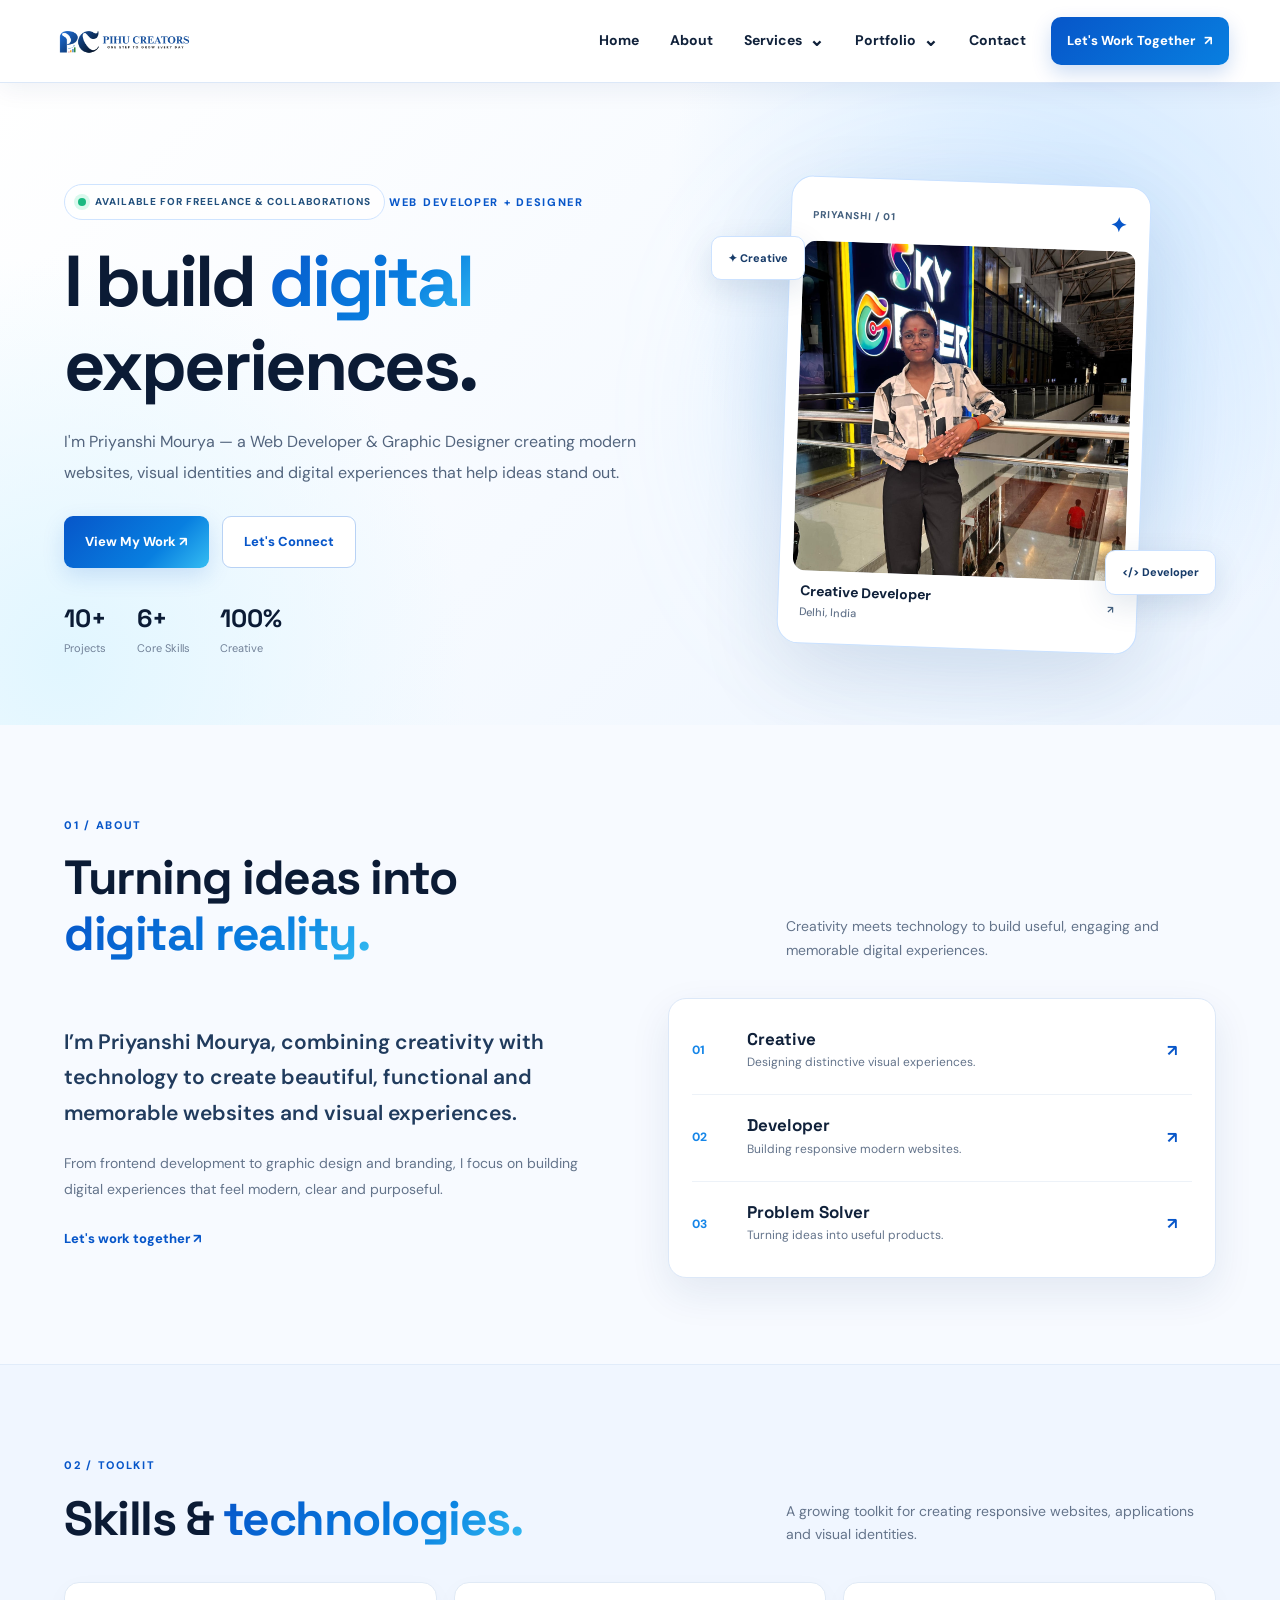
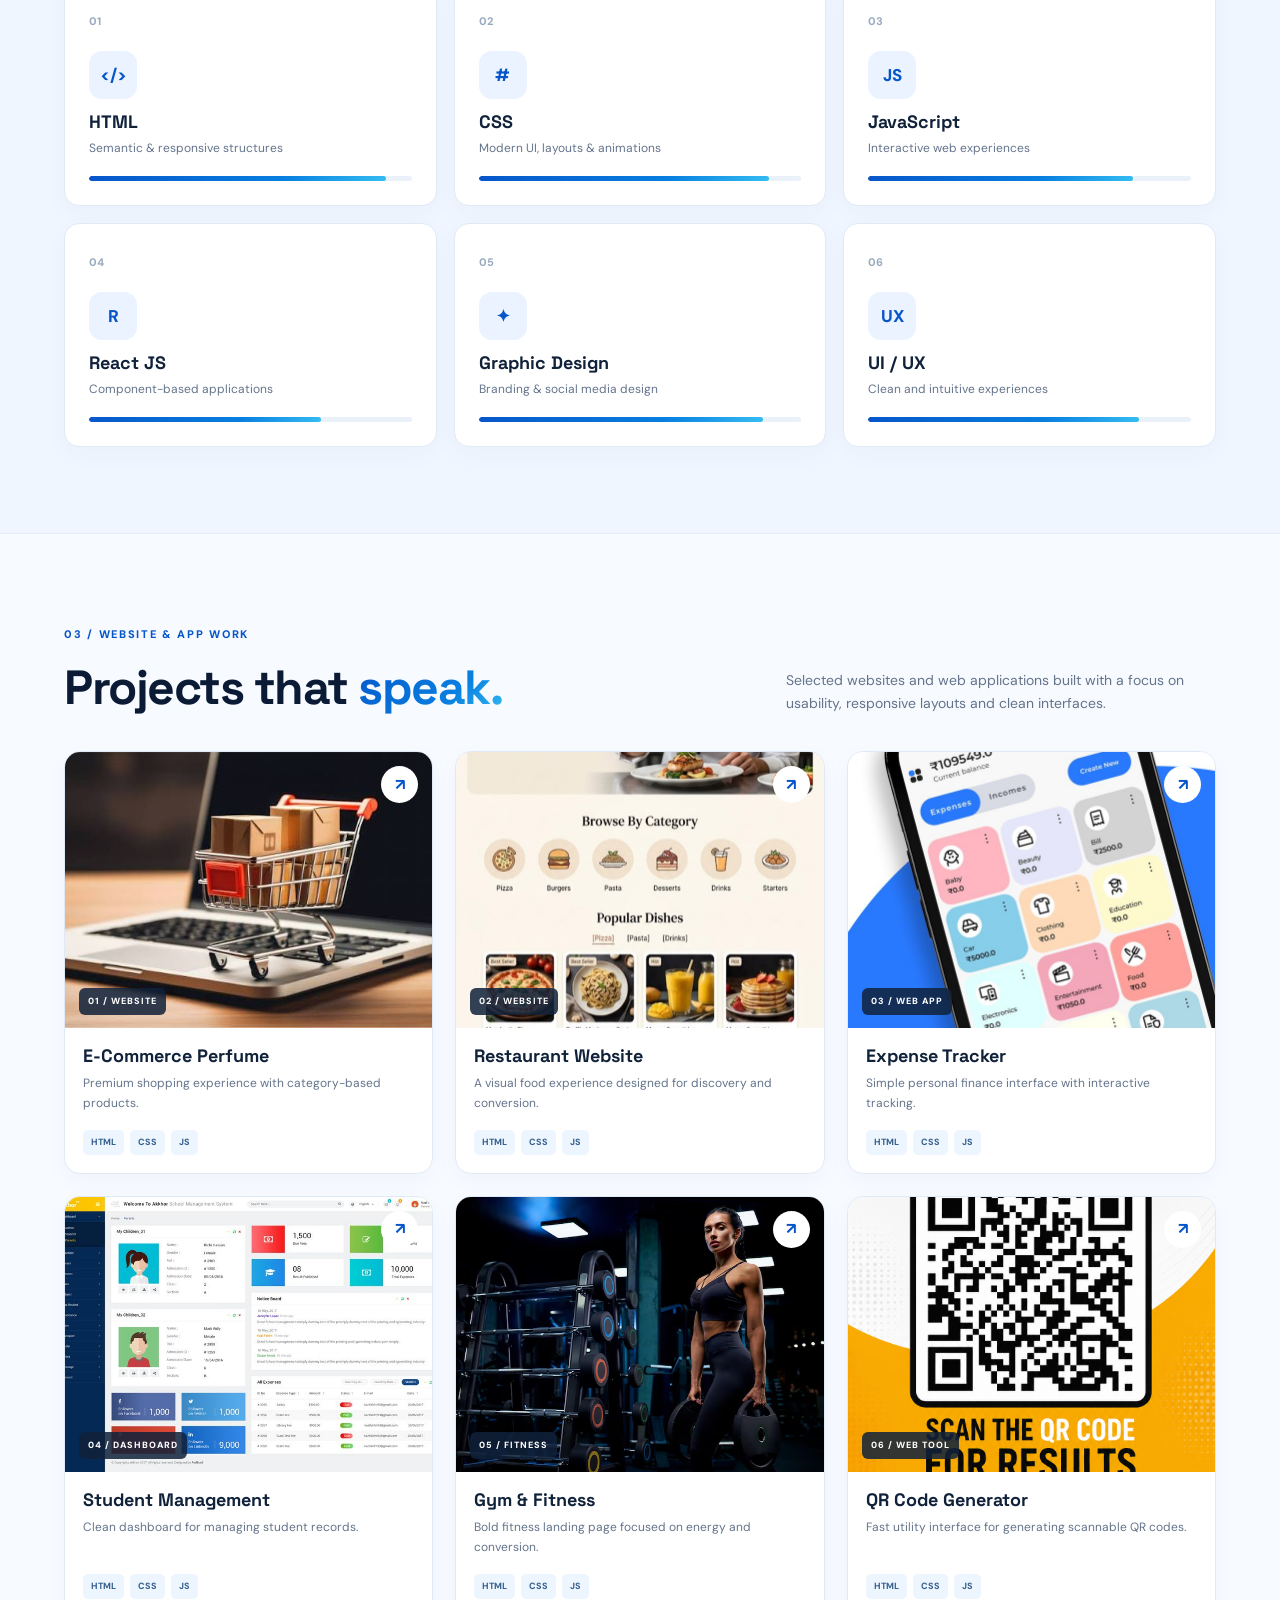
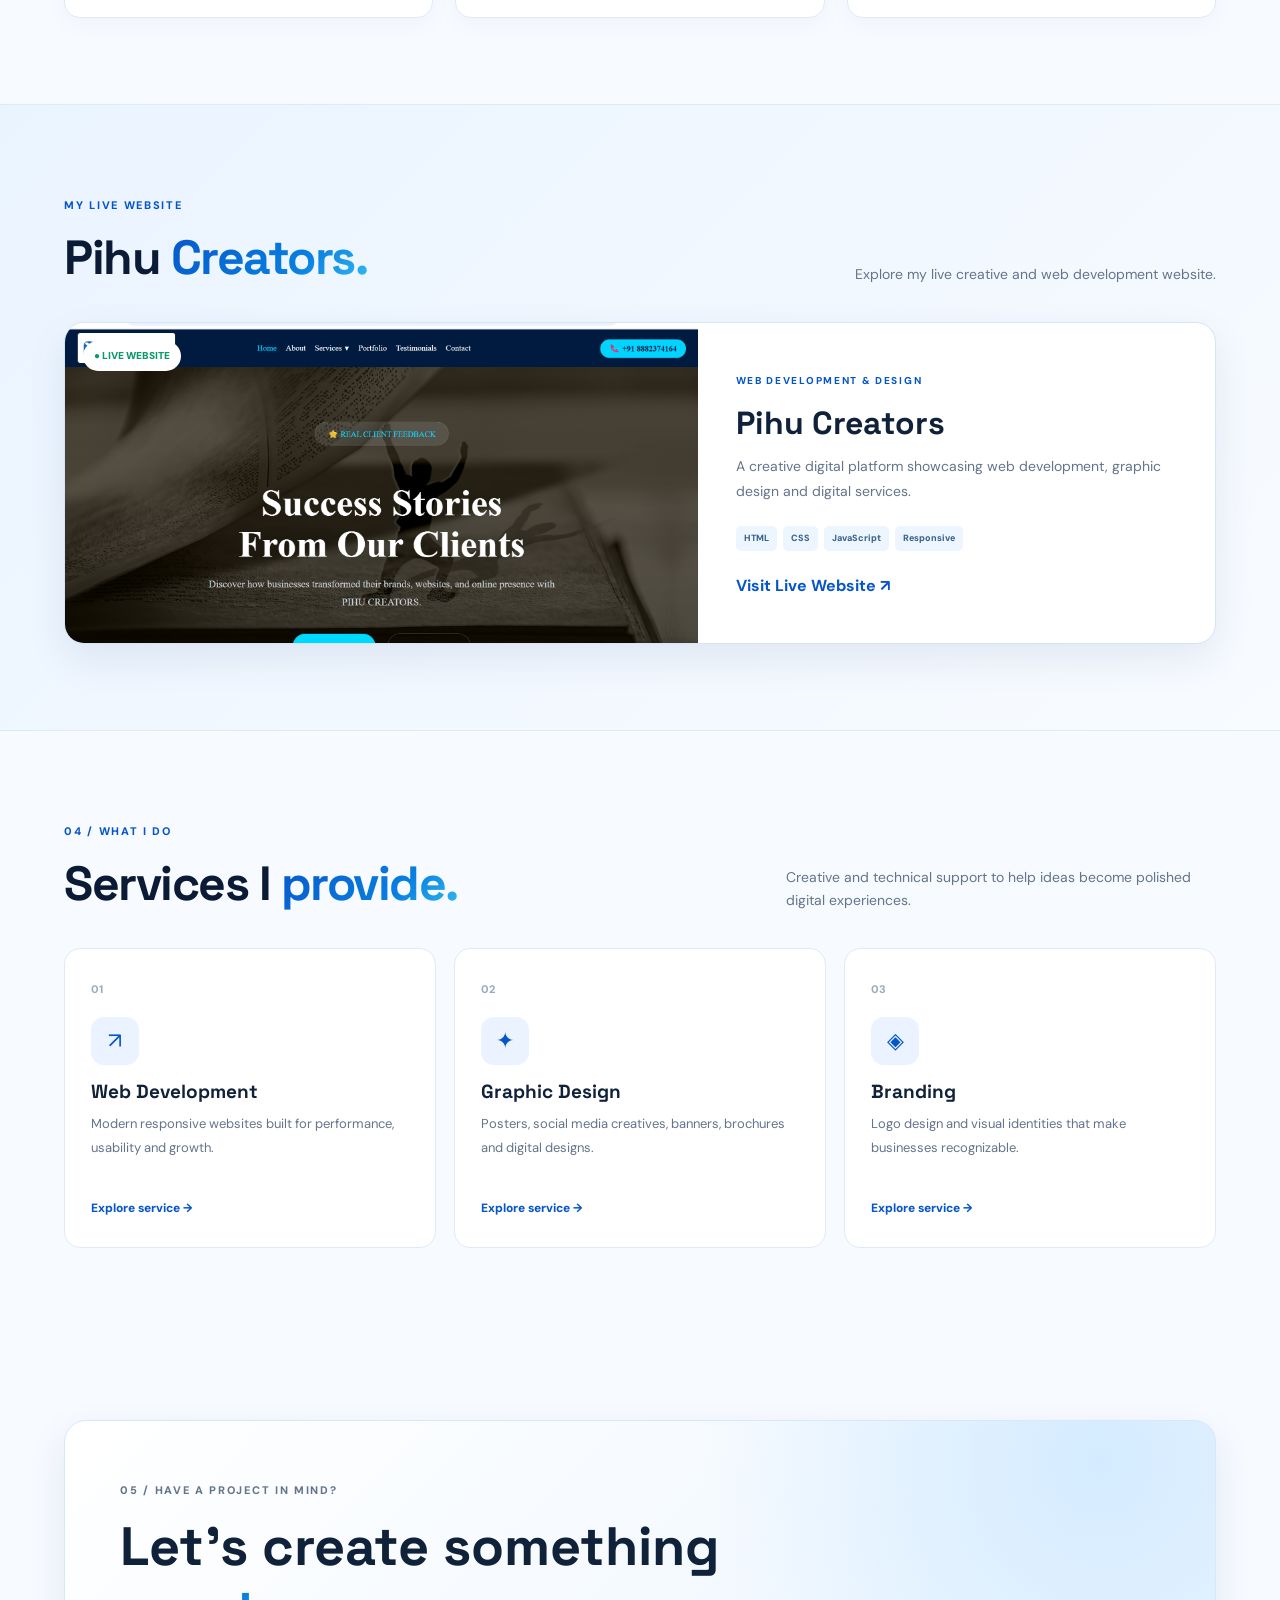
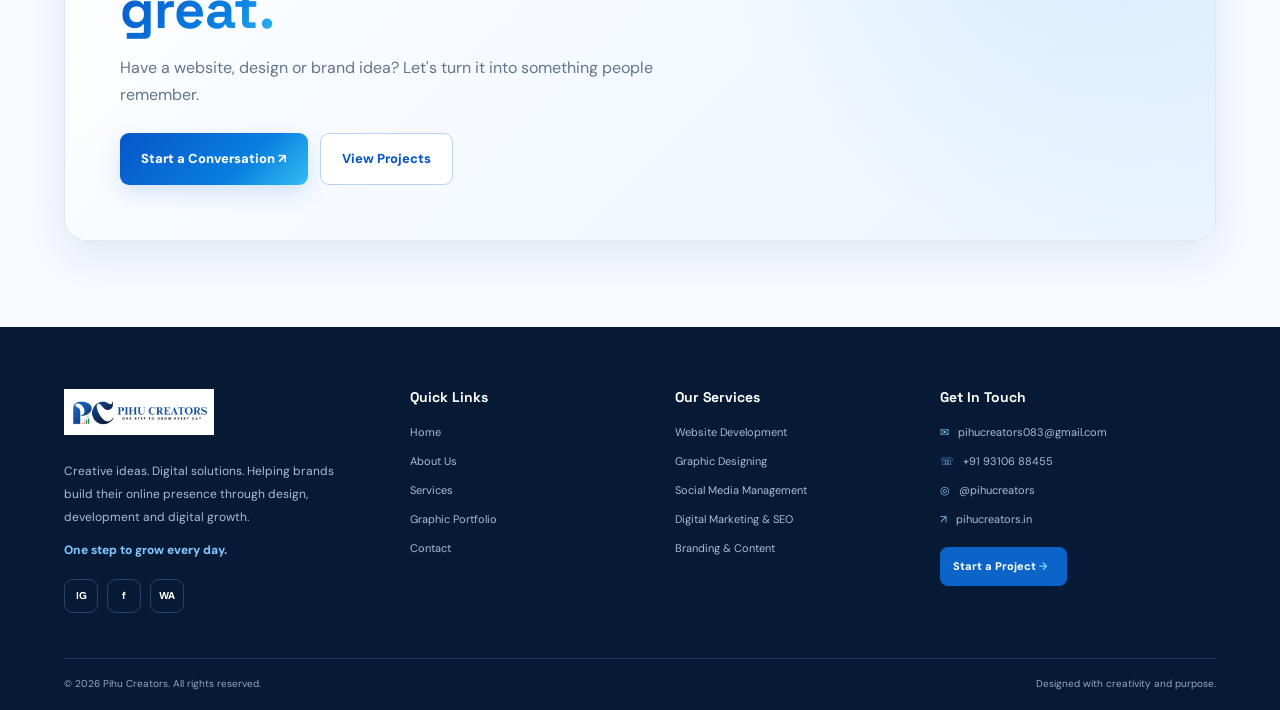
<file: website-portfolio.html>
<!DOCTYPE html>
<html lang="en">
<head>
  <meta charset="UTF-8">
  <meta name="viewport" content="width=device-width, initial-scale=1.0">
  <meta name="theme-color" content="#0756c9">
  <meta name="description" content="Priyanshi Mourya — Web Developer and Graphic Designer portfolio, featuring websites, web apps and creative design work.">
  <title>Priyanshi Mourya | Web Developer & Designer</title>
  <link rel="preconnect" href="https://fonts.googleapis.com">
  <link rel="preconnect" href="https://fonts.gstatic.com" crossorigin>
  <link href="https://fonts.googleapis.com/css2?family=DM+Sans:wght@400;500;600;700;800&family=Space+Grotesk:wght@500;600;700&display=swap" rel="stylesheet">

  <style>
    :root {
      --blue:#0756c9; --blue2:#087fe0; --cyan:#35bdf2; --ink:#10213a;
      --muted:#64748b; --bg:#f7faff; --pale:#edf5ff; --line:#dce8f8;
      --white:#fff; --grad:linear-gradient(135deg,#0756c9,#087fe0 65%,#35bdf2);
      --shadow:0 15px 40px rgba(21,60,112,.09);
    }
    *{box-sizing:border-box;margin:0;padding:0}
    html{scroll-behavior:smooth;scroll-padding-top:100px}
    body{font-family:"DM Sans",sans-serif;color:var(--ink);background:var(--bg);line-height:1.65}
    a{text-decoration:none;color:inherit}
    button{font:inherit}
    img{max-width:100%}
    .container{width:min(1180px,90%);margin:auto}
    h1,h2,h3,h4{font-family:"Space Grotesk","DM Sans",sans-serif;line-height:1.16}
    .gradient-text{background:var(--grad);-webkit-background-clip:text;background-clip:text;color:transparent}
    .section{padding:86px 0}
    .section-tag,.eyebrow{display:inline-flex;align-items:center;gap:9px;color:var(--blue);font-size:11px;font-weight:800;letter-spacing:1.7px}
    .section-heading{display:flex;align-items:end;justify-content:space-between;gap:24px;margin-bottom:36px}
    .section-heading h2{font-size:clamp(32px,4.5vw,48px);letter-spacing:-1.5px;margin-top:13px;color:#0b1b35}
    .section-heading>p{max-width:430px;color:var(--muted);font-size:14px}
    .btn{display:inline-flex;align-items:center;justify-content:center;gap:10px;padding:14px 21px;border-radius:9px;font-size:13px;font-weight:800;transition:.25s}
    .btn-primary{background:var(--grad);color:#fff;box-shadow:0 8px 22px #0756c926}
    .btn-outline{border:1px solid #b8d2f5;color:var(--blue);background:#fff}
    .btn:hover{transform:translateY(-3px);box-shadow:0 12px 28px #0756c925}

    /* Pihu Creators navbar */
    .pc-header,.pc-header *,.pc-footer,.pc-footer *{box-sizing:border-box}
    .pc-header{position:sticky;top:0;z-index:9999;width:100%;background:rgba(255,255,255,.97);border-bottom:1px solid #dce8f8;box-shadow:0 5px 25px rgba(14,48,95,.07);backdrop-filter:blur(18px)}
    .pc-header-inner{width:min(1320px,92%);min-height:82px;margin:auto;display:flex;align-items:center;justify-content:space-between;gap:24px}
    .pc-logo{display:inline-flex;align-items:center;flex-shrink:0}
    .pc-logo img{display:block;width:145px;max-height:64px;object-fit:contain}
    .pc-navigation{display:flex;align-items:center;justify-content:flex-end;gap:5px}
    .pc-navigation a,.pc-dropdown-toggle{text-decoration:none}
    .pc-nav-link,.pc-dropdown-toggle{display:inline-flex;align-items:center;justify-content:center;gap:7px;padding:12px 13px;color:#10213a;font-size:14px;font-weight:700;white-space:nowrap;border:0;border-radius:9px;background:transparent;cursor:pointer;transition:.2s}
    .pc-nav-link:hover,.pc-dropdown-toggle:hover,.pc-dropdown.open>.pc-dropdown-toggle{color:#0756c9;background:#edf5ff}
    .pc-dropdown{position:relative}
    .pc-chevron{font-size:18px;transition:transform .2s}
    .pc-dropdown.open .pc-chevron{transform:rotate(180deg)}
    .pc-dropdown-menu{position:absolute;top:calc(100% + 10px);left:0;z-index:10000;width:315px;padding:9px;visibility:hidden;opacity:0;transform:translateY(7px);pointer-events:none;background:#fff;border:1px solid #e2eaf5;border-radius:15px;box-shadow:0 18px 50px rgba(13,45,89,.16);transition:.2s}
    .pc-dropdown:hover>.pc-dropdown-menu,.pc-dropdown:focus-within>.pc-dropdown-menu,.pc-dropdown.open>.pc-dropdown-menu{visibility:visible;opacity:1;transform:translateY(0);pointer-events:auto}
    .pc-dropdown-menu>a{display:flex;align-items:center;gap:12px;padding:11px 10px;color:#10213a;border-radius:10px}
    .pc-dropdown-menu>a:hover{background:#edf5ff}
    .pc-dropdown-menu>a>span:last-child{display:flex;flex-direction:column;gap:4px}
    .pc-dropdown-menu strong{font-size:13px;font-weight:800}
    .pc-dropdown-menu small{color:#64748b;font-size:11px;line-height:1.5}
    .pc-menu-icon{display:grid;place-items:center;flex-shrink:0;width:39px;height:39px;color:#0756c9;background:#eaf3ff;border-radius:10px;font-size:19px}
    .pc-header-cta{display:inline-flex;align-items:center;justify-content:center;gap:9px;margin-left:7px;padding:13px 16px;color:#fff!important;background:linear-gradient(135deg,#0756c9,#087fe0);border-radius:10px;font-size:13px;font-weight:800;white-space:nowrap;box-shadow:0 8px 20px #0756c933;transition:transform .2s}
    .pc-header-cta:hover{transform:translateY(-2px)}
    .pc-menu-toggle{display:none;width:44px;height:43px;padding:10px;align-items:center;justify-content:center;flex-direction:column;gap:5px;border:1px solid #e2eaf5;border-radius:10px;background:#fff;cursor:pointer}
    .pc-menu-toggle span{width:21px;height:2px;background:#07377f;border-radius:4px;transition:.2s}
    .pc-menu-toggle.active span:first-child{transform:translateY(7px) rotate(45deg)}
    .pc-menu-toggle.active span:nth-child(2){opacity:0}
    .pc-menu-toggle.active span:last-child{transform:translateY(-7px) rotate(-45deg)}

    /* Hero */
    .hero{position:relative;overflow:hidden;padding:88px 0 65px;background:radial-gradient(circle at 85% 20%,#d5eaff 0,transparent 35%),radial-gradient(circle at 5% 90%,#e1f6ff 0,transparent 30%),linear-gradient(135deg,#fff,#edf5ff)}
    .hero-grid{display:grid;grid-template-columns:1.08fr .92fr;align-items:center;gap:55px}
    .hero-badge{display:inline-flex;align-items:center;gap:9px;padding:9px 13px;border:1px solid #cfe4ff;border-radius:30px;background:#ffffffc9;color:#23517e;font-size:10px;font-weight:800;letter-spacing:1px}
    .hero-badge i{width:8px;height:8px;background:#19b981;border-radius:50%;box-shadow:0 0 0 4px #d9f9ed}
    .hero h1{font-size:clamp(44px,6vw,72px);letter-spacing:-3px;margin:20px 0;color:#0b1b35}
    .hero-text{font-size:16px;line-height:1.9;max-width:590px;color:#53657e}
    .hero-actions{display:flex;flex-wrap:wrap;gap:13px;margin:28px 0}
    .hero-proof{display:flex;gap:30px;flex-wrap:wrap;margin-top:34px}
    .hero-proof strong{display:block;font:700 25px "Space Grotesk";color:#0b1b35}
    .hero-proof small{color:#718198;font-size:11px}
    .hero-art{min-height:440px;position:relative;display:grid;place-items:center}
    .art-glow{position:absolute;width:330px;height:330px;background:#8ccaff80;filter:blur(85px);border-radius:50%}
    .profile-card{position:relative;width:min(360px,86%);padding:13px;background:#fff;border:1px solid #c9e1ff;border-radius:22px;box-shadow:0 30px 80px #153c7020;transform:rotate(2deg);overflow:hidden}
    .profile-top,.profile-bottom{display:flex;align-items:center;justify-content:space-between;padding:9px 8px;color:#45617f;font-size:10px;font-weight:800;letter-spacing:1px}
    .profile-top b{font-size:20px;color:var(--blue)}
    .profile-card img{display:block;width:100%;height:330px;object-fit:cover;object-position:center 25%;border-radius:13px;background:#eaf3ff}
    .profile-bottom strong,.profile-bottom small{display:block}
    .profile-bottom strong{font-size:14px;color:var(--ink);letter-spacing:0}
    .profile-bottom small{font-size:11px;color:var(--muted);font-weight:500;letter-spacing:0}
    .float-chip{position:absolute;background:#fff;border:1px solid #cce2ff;padding:12px 16px;border-radius:10px;font-size:11px;font-weight:800;box-shadow:0 10px 30px #153c7020;color:#173b69}
    .chip-one{top:55px;left:0}.chip-two{bottom:55px;right:0}

    /* About */
    .about-grid{display:grid;grid-template-columns:1fr 1fr;gap:55px;align-items:center}
    .about-copy .lead{font-size:21px;line-height:1.7;color:#203b5d;font-weight:600;margin-bottom:18px}
    .about-copy p:not(.lead){color:var(--muted);line-height:1.9;font-size:14px}
    .text-link{display:inline-flex;margin-top:25px;color:var(--blue);font-size:13px;font-weight:800}
    .about-box{background:#fff;border:1px solid var(--line);border-radius:18px;padding:10px 23px;box-shadow:var(--shadow)}
    .about-box article{display:grid;grid-template-columns:40px 1fr 25px;gap:15px;align-items:center;padding:21px 0;border-bottom:1px solid #edf2f8}
    .about-box article:last-child{border:0}
    .about-box article>span{color:#1686e8;font-weight:800;font-size:12px}
    .about-box h3{font-size:17px;margin-bottom:4px}
    .about-box p{font-size:12px;color:var(--muted)}
    .about-box b{color:var(--blue)}

    /* Skills */
    .skills-section{background:#f0f6ff;border-block:1px solid #e1ecfa}
    .skills-grid{display:grid;grid-template-columns:repeat(3,1fr);gap:17px}
    .skill-card{padding:24px;background:#fff;border:1px solid #e0eaf6;border-radius:15px;box-shadow:0 7px 25px #153c7008;transition:.25s}
    .skill-card:hover,.project-card:hover,.service-card:hover{transform:translateY(-5px);box-shadow:var(--shadow);border-color:#a8d0ff}
    .skill-card>span{color:#9aabc0;font-size:11px;font-weight:800}
    .skill-icon{display:grid;place-items:center;width:48px;height:48px;margin:17px 0 13px;border-radius:13px;background:#eaf3ff;color:var(--blue);font-weight:800;font-size:17px}
    .skill-card h3{font-size:18px;margin-bottom:6px}
    .skill-card p{color:var(--muted);font-size:12px}
    .skill-line{height:5px;background:#eaf1f9;border-radius:9px;margin-top:18px;overflow:hidden}
    .skill-line i{display:block;height:100%;width:var(--level);background:var(--grad);border-radius:9px}

    /* Website projects */
    .project-grid{display:grid;grid-template-columns:repeat(3,minmax(0,1fr));gap:22px}
    .project-card{overflow:hidden;background:#fff;border:1px solid #e0eaf6;border-radius:16px;box-shadow:0 7px 25px #153c7008;transition:.25s}
    .project-image{position:relative;aspect-ratio:4/3;overflow:hidden;background:#eaf2fc}
    .project-image img{width:100%;height:100%;object-fit:cover;display:block;transition:transform .4s}
    .project-card:hover .project-image img{transform:scale(1.04)}
    .project-open{position:absolute;right:14px;top:14px;width:37px;height:37px;display:grid;place-items:center;background:#fff;color:var(--blue);border-radius:50%;font-weight:800}
    .project-image small{position:absolute;bottom:13px;left:14px;padding:6px 9px;border-radius:6px;background:#10213ad9;color:white;font-size:9px;font-weight:800;letter-spacing:1px}
    .project-info{padding:18px}
    .project-info h3{font-size:18px;margin-bottom:7px}
    .project-info p{font-size:12px;color:var(--muted);min-height:42px}
    .tags{display:flex;flex-wrap:wrap;gap:6px;margin-top:14px}
    .tags span{padding:5px 8px;background:#edf5ff;color:#37618e;border-radius:5px;font-size:9px;font-weight:800}

    /* Live website */
    .live-section{background:linear-gradient(135deg,#eaf4ff,#f8fbff);border-block:1px solid #dceafa}
    .live-card{display:grid;grid-template-columns:1.1fr .9fr;overflow:hidden;border:1px solid #d4e5f8;border-radius:20px;background:#fff;box-shadow:var(--shadow)}
    .live-preview{position:relative;min-height:320px;background:#eaf2fc}
    .live-preview img{width:100%;height:100%;position:absolute;inset:0;object-fit:cover}
    .live-badge{position:absolute;left:18px;top:18px;background:#fff;padding:7px 11px;border-radius:30px;color:#0c9a69;font-size:10px;font-weight:900}
    .live-copy{padding:38px;align-self:center}
    .live-copy .eyebrow{font-size:10px}
    .live-copy h3{font-size:32px;margin:12px 0}
    .live-copy p{color:var(--muted);font-size:14px;line-height:1.8}
    .live-copy .tags{margin:22px 0}

    /* Services and contact */
    .services-grid{display:grid;grid-template-columns:repeat(3,1fr);gap:18px}
    .service-card{padding:26px;background:#fff;border:1px solid #e0eaf6;border-radius:16px;transition:.25s}
    .service-card>span{font-size:11px;color:#9aabc0;font-weight:800}
    .service-icon{width:48px;height:48px;display:grid;place-items:center;margin:16px 0;background:#eaf3ff;color:var(--blue);border-radius:13px;font-size:22px}
    .service-card h3{font-size:19px;margin-bottom:9px}
    .service-card p{font-size:13px;color:var(--muted);line-height:1.8;min-height:70px}
    .service-card a{display:inline-flex;margin-top:17px;color:var(--blue);font-size:12px;font-weight:800}
    .contact-wrap{padding:55px;border-radius:22px;background:radial-gradient(circle at 90% 10%,#d4ebff,transparent 36%),linear-gradient(135deg,#fff,#eaf4ff);border:1px solid #d7e8fa;box-shadow:var(--shadow)}
    .contact-wrap h2{font-size:clamp(34px,5vw,54px);margin:14px 0}
    .contact-wrap p{color:var(--muted);max-width:600px}
    .contact-actions{display:flex;flex-wrap:wrap;gap:12px;margin-top:25px}

    /* Pihu Creators footer */
    .pc-footer{background:#071a35;color:#dbe8f8;font-family:"DM Sans",sans-serif}
    .pc-footer-main{width:min(1200px,90%);margin:auto;padding:62px 0 45px;display:grid;grid-template-columns:1.35fr 1fr 1fr 1.2fr;gap:35px}
    .pc-footer-logo img{width:150px;max-height:65px;object-fit:contain}
    .pc-footer-brand>p{max-width:290px;margin-top:17px;color:#a9bdd5;font-size:12px;line-height:1.9}
    .pc-footer-brand .pc-tagline{color:#80c8ff;font-weight:800;margin-top:10px}
    .pc-social-links{display:flex;gap:9px;margin-top:18px}
    .pc-social-links a{width:34px;height:34px;display:grid;place-items:center;border:1px solid #294565;border-radius:9px;color:#fff;font-size:10px;font-weight:800}
    .pc-footer-column{display:flex;flex-direction:column;align-items:flex-start;gap:11px}
    .pc-footer-column h3{font-size:14px;color:#fff;margin-bottom:7px}
    .pc-footer-column>a{font-size:11px;color:#a9bdd5;transition:.2s}
    .pc-footer-column>a:hover{color:#80c8ff}
    .pc-footer-contact>a span{color:#80c8ff;margin-right:6px}
    .pc-footer-contact .pc-footer-cta{margin-top:8px;padding:10px 13px;border-radius:8px;background:#0b64c8;color:white;font-weight:800}
    .pc-footer-bottom{width:min(1200px,90%);margin:auto;border-top:1px solid #203b5b;padding:17px 0;display:flex;justify-content:space-between;gap:15px;color:#91a9c5;font-size:10px}
    .back-top{position:fixed;right:20px;bottom:20px;z-index:99;width:43px;height:43px;border:0;border-radius:12px;background:var(--grad);color:#fff;font-size:20px;cursor:pointer;box-shadow:0 8px 20px #0756c933;display:none}
    .back-top.show{display:block}

    @media(max-width:1050px){
      .pc-header-inner{width:94%;min-height:74px}
      .pc-logo img{width:130px}
      .pc-menu-toggle{display:flex;flex-shrink:0}
      .pc-navigation{position:absolute;top:100%;left:0;right:0;display:none;max-height:calc(100vh - 74px);overflow-y:auto;padding:17px 5% 24px;align-items:stretch;flex-direction:column;gap:5px;background:#fff;border-top:1px solid #e2eaf5;box-shadow:0 18px 28px #0d2d591f}
      .pc-navigation.open{display:flex}
      .pc-nav-link,.pc-dropdown-toggle{width:100%;min-height:45px;justify-content:space-between;padding:12px 14px;font-size:14px}
      .pc-dropdown-menu{position:static;display:none;width:100%;margin:0 0 8px;padding:7px;visibility:visible;opacity:1;transform:none;pointer-events:auto;box-shadow:none;background:#f9fbff}
      .pc-dropdown.open>.pc-dropdown-menu{display:block}
      .pc-dropdown:hover>.pc-dropdown-menu{display:none}
      .pc-dropdown.open:hover>.pc-dropdown-menu{display:block}
      .pc-header-cta{min-height:45px;margin:9px 0 0}
      .pc-footer-main{grid-template-columns:repeat(2,minmax(0,1fr));gap:35px}
      .hero-grid{gap:25px}
    }
    @media(max-width:760px){
      .section{padding:65px 0}
      .hero{padding-top:60px}
      .hero-grid,.about-grid,.live-card{grid-template-columns:1fr}
      .hero-art{min-height:390px}
      .skills-grid,.project-grid{grid-template-columns:repeat(2,minmax(0,1fr))}
      .services-grid{grid-template-columns:1fr}
      .section-heading{display:block}
      .section-heading>p{margin-top:13px}
      .live-preview{min-height:260px}
      .contact-wrap{padding:32px}
      .pc-footer-main{gap:28px}
    }
    @media(max-width:560px){
      .pc-header-inner{min-height:68px}
      .pc-logo img{width:115px;max-height:53px}
      .pc-navigation{max-height:calc(100vh - 68px)}
      .hero h1{font-size:43px;letter-spacing:-2px}
      .hero-text{font-size:14px}
      .hero-proof{gap:20px}
      .hero-art{min-height:350px}
      .profile-card img{height:280px}
      .chip-one{left:-3px;top:35px}
      .chip-two{right:-3px;bottom:35px}
      .skills-grid,.project-grid{grid-template-columns:1fr}
      .project-info p{min-height:0}
      .pc-footer-main{width:90%;padding:48px 0 34px;grid-template-columns:1fr;gap:28px}
      .pc-footer-brand>p{max-width:100%}
      .pc-footer-bottom{width:90%;align-items:flex-start;flex-direction:column;gap:7px}
      .contact-wrap{padding:25px}
      .section-heading h2{font-size:35px}
    }
    @media(prefers-reduced-motion:reduce){
      *,*::before,*::after{scroll-behavior:auto!important;transition:none!important}
    }

    
/* ===== FIX: RESPONSIVE FOOTER LAYOUT ===== */

/* Tablet */
@media (max-width: 1050px) {
  .pc-footer-main {
    grid-template-columns: 1fr 1fr !important;
    column-gap: 24px !important;
    row-gap: 32px !important;
  }
}

/* Mobile */
@media (max-width: 560px) {
  .pc-footer-main {
    width: 90% !important;
    display: grid !important;
    grid-template-columns: repeat(2, minmax(0, 1fr)) !important;
    gap: 28px 18px !important;
    padding: 38px 0 28px !important;
    align-items: start !important;
  }

  /* Brand: full width */
  .pc-footer-brand {
    grid-column: 1 / -1 !important;
    min-width: 0 !important;
  }

  .pc-footer-logo img {
    width: 135px !important;
    max-width: 100% !important;
    height: auto !important;
  }

  .pc-footer-brand > p {
    max-width: 100% !important;
  }

  /* Quick Links */
  .pc-footer-main > .pc-footer-column:not(.pc-footer-contact) {
    grid-column: auto !important;
    min-width: 0 !important;
    gap: 10px !important;
  }

  /* Contact: full width below both columns */
  .pc-footer-main > .pc-footer-contact {
    grid-column: 1 / -1 !important;
    min-width: 0 !important;
    gap: 11px !important;
  }

  .pc-footer-column h3 {
    font-size: 13px !important;
    line-height: 1.4 !important;
    margin-bottom: 5px !important;
  }

  .pc-footer-column > a {
    font-size: 11px !important;
    line-height: 1.7 !important;
    overflow-wrap: anywhere !important;
  }

  .pc-footer-contact .pc-footer-cta {
    width: fit-content !important;
    max-width: 100% !important;
    overflow-wrap: normal !important;
  }

  .pc-social-links {
    flex-wrap: wrap !important;
    gap: 8px !important;
  }

  /* Copyright section */
  .pc-footer-bottom {
    width: 90% !important;
    display: flex !important;
    flex-direction: column !important;
    align-items: flex-start !important;
    gap: 7px !important;
    padding: 16px 0 !important;
    font-size: 10px !important;
    overflow-wrap: anywhere !important;
  }
}

/* Very small phones */
@media (max-width: 360px) {
  .pc-footer-main {
    column-gap: 12px !important;
  }

  .pc-footer-column h3 {
    font-size: 12px !important;
  }

  .pc-footer-column > a {
    font-size: 10px !important;
  }
}

  </style>
</head>
<body>
  <header class="pc-header">
    <div class="pc-header-inner">
      <a href="index.html" class="pc-logo" aria-label="Pihu Creators Home">
        <img src="images/white2nd.png" alt="Pihu Creators Logo">
      </a>
      <button class="pc-menu-toggle" type="button" aria-label="Toggle navigation" aria-expanded="false" aria-controls="pc-navigation">
        <span></span><span></span><span></span>
      </button>
      <nav class="pc-navigation" id="pc-navigation" aria-label="Main navigation">
        <a class="pc-nav-link" href="index.html">Home</a>
        <a class="pc-nav-link" href="about.html">About</a>
        <div class="pc-dropdown">
          <button class="pc-dropdown-toggle" type="button" aria-expanded="false">Services <span class="pc-chevron">⌄</span></button>
          <div class="pc-dropdown-menu">
            <a href="services.html"><span class="pc-menu-icon">✦</span><span><strong>All Services</strong><small>Explore our creative solutions</small></span></a>
            <a href="services.html#social-media"><span class="pc-menu-icon">◎</span><span><strong>Social Media Management</strong><small>Content planning and page growth</small></span></a>
            <a href="graphic%20designs.html"><span class="pc-menu-icon">✎</span><span><strong>Graphic Design</strong><small>Logos, posts, banners and branding</small></span></a>
            <a href="services.html#web-development"><span class="pc-menu-icon">⌘</span><span><strong>Website Development</strong><small>Responsive business websites</small></span></a>
          </div>
        </div>
       <div class="pc-dropdown">
  <button class="pc-dropdown-toggle" type="button" aria-expanded="false">
    Portfolio <span class="pc-chevron">⌄</span>
  </button>

  <div class="pc-dropdown-menu">

    <a href="website-portfolio.html">
      <span class="pc-menu-icon">⌘</span>
      <span>
        <strong>Website Projects</strong>
        <small>Websites and web applications</small>
      </span>
    </a>

    <a href="graphic designs.html">
      <span class="pc-menu-icon">▧</span>
      <span>
        <strong>Graphic Portfolio</strong>
        <small>Designs and brand creatives</small>
      </span>
    </a>

    <a href="video-content.html">
      <span class="pc-menu-icon">▶</span>
      <span>
        <strong>Video Editing</strong>
        <small>Video edits, reels and creative videos</small>
      </span>
    </a>

    <a href="smm.html">
      <span class="pc-menu-icon">◎</span>
      <span>
        <strong>Social Media Management</strong>
        <small>Social media content and page management</small>
      </span>
    </a>

  </div>
</div>
        <a class="pc-nav-link" href="contact.html">Contact</a>
        <a class="pc-header-cta" href="https://wa.me/919310688455" target="_blank" rel="noopener noreferrer">Let's Work Together <span>↗</span></a>
      </nav>
    </div>
  </header>

  <main>
    <section class="hero" id="home">
      <div class="container hero-grid">
        <div>
          <span class="hero-badge"><i></i> AVAILABLE FOR FREELANCE &amp; COLLABORATIONS</span>
          <p class="eyebrow" style="margin-top:22px">WEB DEVELOPER + DESIGNER</p>
          <h1>I build <span class="gradient-text">digital</span><br>experiences.</h1>
          <p class="hero-text">I'm Priyanshi Mourya — a Web Developer &amp; Graphic Designer creating modern websites, visual identities and digital experiences that help ideas stand out.</p>
          <div class="hero-actions">
            <a href="website-portfolio.html" class="btn btn-primary">View My Work ↗</a>
            <a href="contact.html" class="btn btn-outline">Let's Connect</a>
          </div>
          <div class="hero-proof">
            <div><strong>10+</strong><small>Projects</small></div>
            <div><strong>6+</strong><small>Core Skills</small></div>
            <div><strong>100%</strong><small>Creative</small></div>
          </div>
        </div>
        <div class="hero-art">
          <div class="art-glow"></div>
          <div class="profile-card">
            <div class="profile-top"><span>PRIYANSHI / 01</span><b>✦</b></div>
            <img src="images web portfolio/Profile image.jpeg" alt="Priyanshi Mourya">
            <div class="profile-bottom">
              <div><strong>Creative Developer</strong><small>Delhi, India</small></div>
              <b>↗</b>
            </div>
          </div>
          <div class="float-chip chip-one">✦ Creative</div>
          <div class="float-chip chip-two">&lt;/&gt; Developer</div>
        </div>
      </div>
    </section>

    <section class="section" id="about">
      <div class="container">
        <div class="section-heading">
          <div><p class="section-tag">01 / ABOUT</p><h2>Turning ideas into<br><span class="gradient-text">digital reality.</span></h2></div>
          <p>Creativity meets technology to build useful, engaging and memorable digital experiences.</p>
        </div>
        <div class="about-grid">
          <div class="about-copy">
            <p class="lead">I’m Priyanshi Mourya, combining creativity with technology to create beautiful, functional and memorable websites and visual experiences.</p>
            <p>From frontend development to graphic design and branding, I focus on building digital experiences that feel modern, clear and purposeful.</p>
            <a class="text-link" href="#contact">Let's work together ↗</a>
          </div>
          <div class="about-box">
            <article><span>01</span><div><h3>Creative</h3><p>Designing distinctive visual experiences.</p></div><b>↗</b></article>
            <article><span>02</span><div><h3>Developer</h3><p>Building responsive modern websites.</p></div><b>↗</b></article>
            <article><span>03</span><div><h3>Problem Solver</h3><p>Turning ideas into useful products.</p></div><b>↗</b></article>
          </div>
        </div>
      </div>
    </section>

    <section class="section skills-section" id="skills">
      <div class="container">
        <div class="section-heading">
          <div><p class="section-tag">02 / TOOLKIT</p><h2>Skills &amp; <span class="gradient-text">technologies.</span></h2></div>
          <p>A growing toolkit for creating responsive websites, applications and visual identities.</p>
        </div>
        <div class="skills-grid">
          <article class="skill-card"><span>01</span><div class="skill-icon">&lt;/&gt;</div><h3>HTML</h3><p>Semantic &amp; responsive structures</p><div class="skill-line"><i style="--level:92%"></i></div></article>
          <article class="skill-card"><span>02</span><div class="skill-icon">#</div><h3>CSS</h3><p>Modern UI, layouts &amp; animations</p><div class="skill-line"><i style="--level:90%"></i></div></article>
          <article class="skill-card"><span>03</span><div class="skill-icon">JS</div><h3>JavaScript</h3><p>Interactive web experiences</p><div class="skill-line"><i style="--level:82%"></i></div></article>
          <article class="skill-card"><span>04</span><div class="skill-icon">R</div><h3>React JS</h3><p>Component-based applications</p><div class="skill-line"><i style="--level:72%"></i></div></article>
          <article class="skill-card"><span>05</span><div class="skill-icon">✦</div><h3>Graphic Design</h3><p>Branding &amp; social media design</p><div class="skill-line"><i style="--level:88%"></i></div></article>
          <article class="skill-card"><span>06</span><div class="skill-icon">UX</div><h3>UI / UX</h3><p>Clean and intuitive experiences</p><div class="skill-line"><i style="--level:84%"></i></div></article>
        </div>
      </div>
    </section>

    <section class="section" id="web-projects">
      <div class="container">
        <div class="section-heading">
          <div><p class="section-tag">03 / WEBSITE &amp; APP WORK</p><h2>Projects that <span class="gradient-text">speak.</span></h2></div>
          <p>Selected websites and web applications built with a focus on usability, responsive layouts and clean interfaces.</p>
        </div>
        <div class="project-grid">
          <article class="project-card"><a href="https://priyanshimourya0120x.github.io/Perfume/" target="_blank" rel="noopener noreferrer"><div class="project-image"><img src="images web portfolio/e-commerce.jpeg" alt="Perfume e-commerce website"><span class="project-open">↗</span><small>01 / WEBSITE</small></div><div class="project-info"><h3>E-Commerce Perfume</h3><p>Premium shopping experience with category-based products.</p><div class="tags"><span>HTML</span><span>CSS</span><span>JS</span></div></div></a></article>
          <article class="project-card"><a href="https://priyanshimourya0120x.github.io/99.9resturant/" target="_blank" rel="noopener noreferrer"><div class="project-image"><img src="images web portfolio/resturant website.jpeg" alt="Restaurant website"><span class="project-open">↗</span><small>02 / WEBSITE</small></div><div class="project-info"><h3>Restaurant Website</h3><p>A visual food experience designed for discovery and conversion.</p><div class="tags"><span>HTML</span><span>CSS</span><span>JS</span></div></div></a></article>
          <article class="project-card"><a href="https://priyanshimourya0120x.github.io/Expense-Tracker-Green/" target="_blank" rel="noopener noreferrer"><div class="project-image"><img src="images web portfolio/Expense Tracker.jpeg" alt="Expense tracker web app"><span class="project-open">↗</span><small>03 / WEB APP</small></div><div class="project-info"><h3>Expense Tracker</h3><p>Simple personal finance interface with interactive tracking.</p><div class="tags"><span>HTML</span><span>CSS</span><span>JS</span></div></div></a></article>
          <article class="project-card"><a href="https://priyanshimourya0120x.github.io/Student-Management-/" target="_blank" rel="noopener noreferrer"><div class="project-image"><img src="images web portfolio/School Management System.jpeg" alt="Student management dashboard"><span class="project-open">↗</span><small>04 / DASHBOARD</small></div><div class="project-info"><h3>Student Management</h3><p>Clean dashboard for managing student records.</p><div class="tags"><span>HTML</span><span>CSS</span><span>JS</span></div></div></a></article>
          <article class="project-card"><a href="https://priyanshimourya0120x.github.io/Gym-Website/" target="_blank" rel="noopener noreferrer"><div class="project-image"><img src="images web portfolio/gym image.avif" alt="Gym and fitness website"><span class="project-open">↗</span><small>05 / FITNESS</small></div><div class="project-info"><h3>Gym &amp; Fitness</h3><p>Bold fitness landing page focused on energy and conversion.</p><div class="tags"><span>HTML</span><span>CSS</span><span>JS</span></div></div></a></article>
          <article class="project-card"><a href="https://priyanshimourya0120x.github.io/QR-GEnerator/" target="_blank" rel="noopener noreferrer"><div class="project-image"><img src="images web portfolio/QR generator.png" alt="QR code generator"><span class="project-open">↗</span><small>06 / WEB TOOL</small></div><div class="project-info"><h3>QR Code Generator</h3><p>Fast utility interface for generating scannable QR codes.</p><div class="tags"><span>HTML</span><span>CSS</span><span>JS</span></div></div></a></article>
        </div>
      </div>
    </section>

    <section class="section live-section" id="live-website">
      <div class="container">
        <div class="section-heading">
          <div><p class="section-tag">MY LIVE WEBSITE</p><h2>Pihu <span class="gradient-text">Creators.</span></h2></div>
          <p>Explore my live creative and web development website.</p>
        </div>
        <a class="live-card" href="https://www.pihucreators.in/" target="_blank" rel="noopener noreferrer">
          <div class="live-preview"><img src="images web portfolio/pihucreators.png" alt="Pihu Creators live website preview"><span class="live-badge">● LIVE WEBSITE</span></div>
          <div class="live-copy"><span class="eyebrow">WEB DEVELOPMENT &amp; DESIGN</span><h3>Pihu Creators</h3><p>A creative digital platform showcasing web development, graphic design and digital services.</p><div class="tags"><span>HTML</span><span>CSS</span><span>JavaScript</span><span>Responsive</span></div><strong style="color:var(--blue)">Visit Live Website ↗</strong></div>
        </a>
      </div>
    </section>

    <section class="section" id="services">
      <div class="container">
        <div class="section-heading">
          <div><p class="section-tag">04 / WHAT I DO</p><h2>Services I <span class="gradient-text">provide.</span></h2></div>
          <p>Creative and technical support to help ideas become polished digital experiences.</p>
        </div>
        <div class="services-grid">
          <article class="service-card"><span>01</span><div class="service-icon">↗</div><h3>Web Development</h3><p>Modern responsive websites built for performance, usability and growth.</p><a href="https://wa.me/919310688455">Explore service →</a></article>
          <article class="service-card"><span>02</span><div class="service-icon">✦</div><h3>Graphic Design</h3><p>Posters, social media creatives, banners, brochures and digital designs.</p><a href="https://wa.me/919310688455">Explore service →</a></article>
          <article class="service-card"><span>03</span><div class="service-icon">◈</div><h3>Branding</h3><p>Logo design and visual identities that make businesses recognizable.</p><a href="https://wa.me/919310688455">Explore service →</a></article>
        </div>
      </div>
    </section>

    <section class="section" id="contact">
      <div class="container">
        <div class="contact-wrap">
          <p class="section-tag">05 / HAVE A PROJECT IN MIND?</p>
          <h2>Let's create something<br><span class="gradient-text">great.</span></h2>
          <p>Have a website, design or brand idea? Let's turn it into something people remember.</p>
          <div class="contact-actions">
            <a href="https://wa.me/919310688455?text=Hello%20Priyanshi%2C%20I%20would%20like%20to%20discuss%20a%20project%20with%20you" class="btn btn-primary" target="_blank" rel="noopener noreferrer">Start a Conversation ↗</a>
            <a href="#web-projects" class="btn btn-outline">View Projects</a>
          </div>
        </div>
      </div>
    </section>
  </main>

  <footer class="pc-footer">
    <div class="pc-footer-main">
      <div class="pc-footer-brand">
        <a href="index.html" class="pc-footer-logo"><img src="images/white2nd.png" alt="Pihu Creators"></a>
        <p>Creative ideas. Digital solutions. Helping brands build their online presence through design, development and digital growth.</p>
        <p class="pc-tagline">One step to grow every day.</p>
        <div class="pc-social-links">
          <a href="https://www.instagram.com/pihucreators/" target="_blank" rel="noopener noreferrer" aria-label="Instagram">IG</a>
          <a href="https://www.facebook.com/pihucreators" target="_blank" rel="noopener noreferrer" aria-label="Facebook">f</a>
          <a href="https://wa.me/919310688455" target="_blank" rel="noopener noreferrer" aria-label="WhatsApp">WA</a>
        </div>
      </div>
      <div class="pc-footer-column">
        <h3>Quick Links</h3>
        <a href="index.html">Home</a><a href="about.html">About Us</a><a href="services.html">Services</a>
        <a href="graphic designs.html">Graphic Portfolio</a><a href="#contact">Contact</a>
      </div>
      <div class="pc-footer-column">
        <h3>Our Services</h3>
        <a href="services.html#web-development">Website Development</a>
        <a href="graphic%20designs.html">Graphic Designing</a>
        <a href="services.html#social-media">Social Media Management</a>
        <a href="services.html#digital-marketing">Digital Marketing &amp; SEO</a>
        <a href="services.html#branding">Branding &amp; Content</a>
      </div>
      <div class="pc-footer-column pc-footer-contact">
        <h3>Get In Touch</h3>
        <a href="mailto:pihucreators083@gmail.com"><span>✉</span> pihucreators083@gmail.com</a>
        <a href="https://wa.me/919310688455" target="_blank" rel="noopener noreferrer"><span>☏</span> +91 93106 88455</a>
        <a href="https://www.instagram.com/pihucreators/" target="_blank" rel="noopener noreferrer"><span>◎</span> @pihucreators</a>
        <a href="https://pihucreators.in"><span>↗</span> pihucreators.in</a>
        <a class="pc-footer-cta" href="contact.html">Start a Project <span>→</span></a>
      </div>
    </div>
    <div class="pc-footer-bottom">
      <p>© <span id="pc-current-year"></span> Pihu Creators. All rights reserved.</p>
      <p>Designed with creativity and purpose.</p>
    </div>
  </footer>

  <button class="back-top" id="backTop" aria-label="Back to top">↑</button>

  <script>
    (() => {
      const toggle = document.querySelector(".pc-menu-toggle");
      const nav = document.querySelector(".pc-navigation");
      const dropdowns = document.querySelectorAll(".pc-dropdown");

      if (toggle && nav) {
        toggle.addEventListener("click", () => {
          const isOpen = nav.classList.toggle("open");
          toggle.classList.toggle("active", isOpen);
          toggle.setAttribute("aria-expanded", String(isOpen));
          if (!isOpen) {
            dropdowns.forEach(dropdown => {
              dropdown.classList.remove("open");
              dropdown.querySelector(".pc-dropdown-toggle").setAttribute("aria-expanded", "false");
            });
          }
        });
      }

      dropdowns.forEach(dropdown => {
        const button = dropdown.querySelector(".pc-dropdown-toggle");
        button.addEventListener("click", event => {
          event.stopPropagation();
          const shouldOpen = !dropdown.classList.contains("open");
          dropdowns.forEach(item => {
            item.classList.remove("open");
            item.querySelector(".pc-dropdown-toggle").setAttribute("aria-expanded", "false");
          });
          dropdown.classList.toggle("open", shouldOpen);
          button.setAttribute("aria-expanded", String(shouldOpen));
        });
      });

      document.addEventListener("click", event => {
        if (!event.target.closest(".pc-dropdown")) {
          dropdowns.forEach(dropdown => {
            dropdown.classList.remove("open");
            dropdown.querySelector(".pc-dropdown-toggle").setAttribute("aria-expanded", "false");
          });
        }
        if (!event.target.closest(".pc-header") && nav) {
          nav.classList.remove("open");
          toggle?.classList.remove("active");
          toggle?.setAttribute("aria-expanded", "false");
        }
      });

      nav?.querySelectorAll("a").forEach(link => {
        link.addEventListener("click", () => {
          nav.classList.remove("open");
          toggle?.classList.remove("active");
          toggle?.setAttribute("aria-expanded", "false");
        });
      });
    })();

    document.getElementById("pc-current-year").textContent = new Date().getFullYear();

    const backTop = document.getElementById("backTop");
    window.addEventListener("scroll", () => {
      backTop.classList.toggle("show", window.scrollY > 450);
    });
    backTop.addEventListener("click", () => {
      window.scrollTo({ top: 0, behavior: "smooth" });
    });
  </script>
</body>
</html>
</file>
